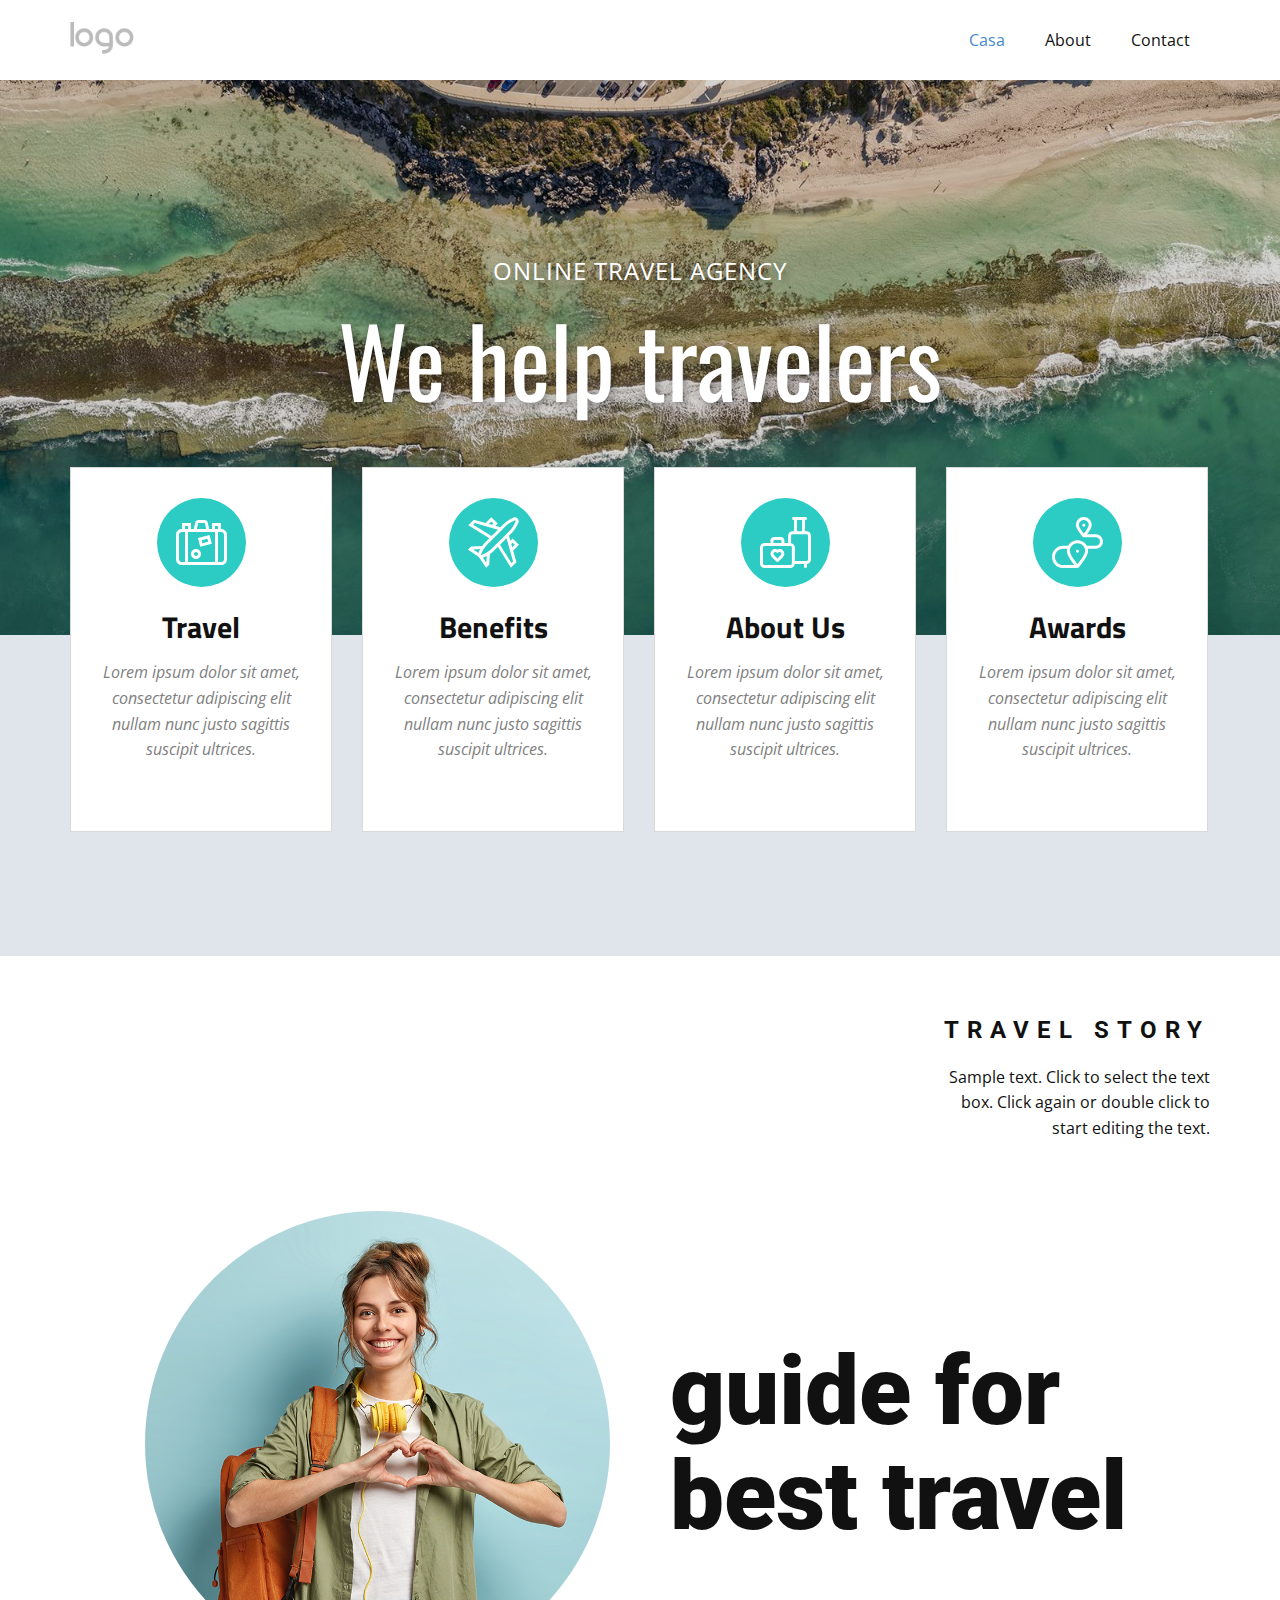
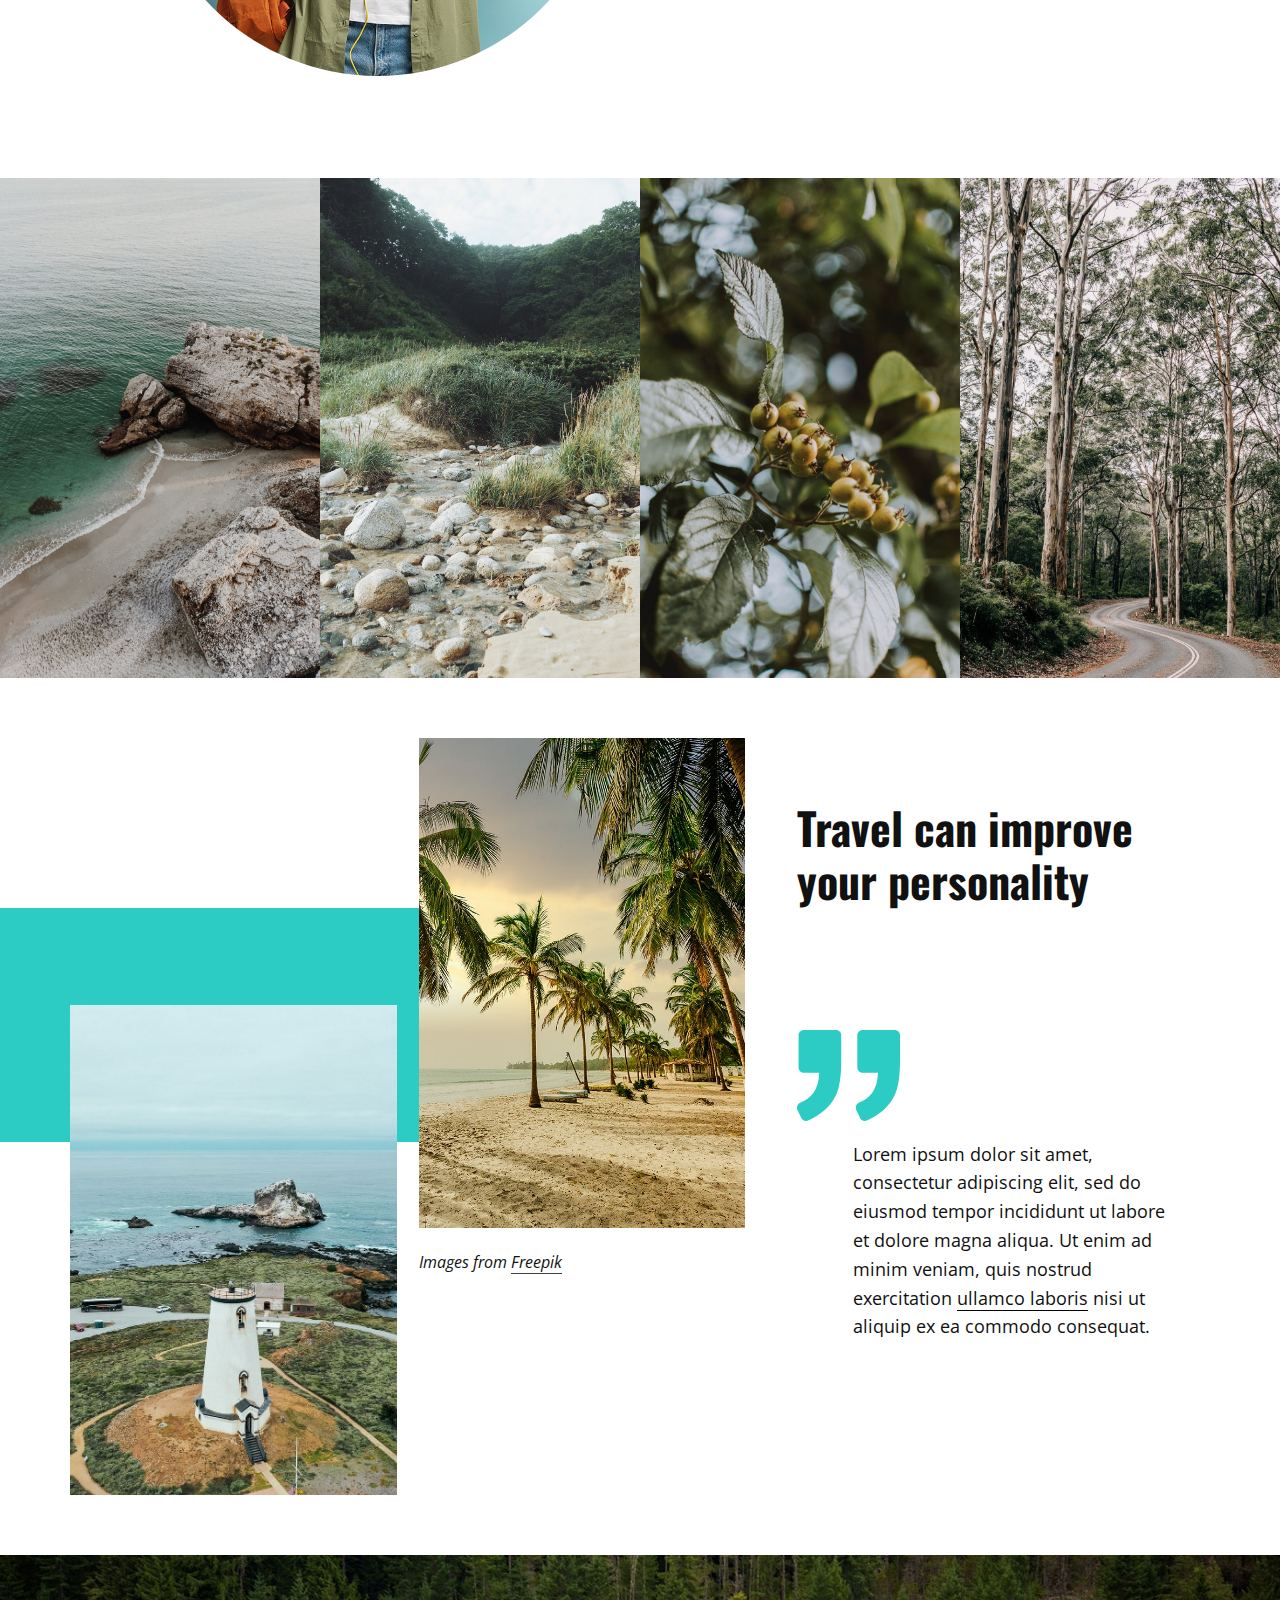
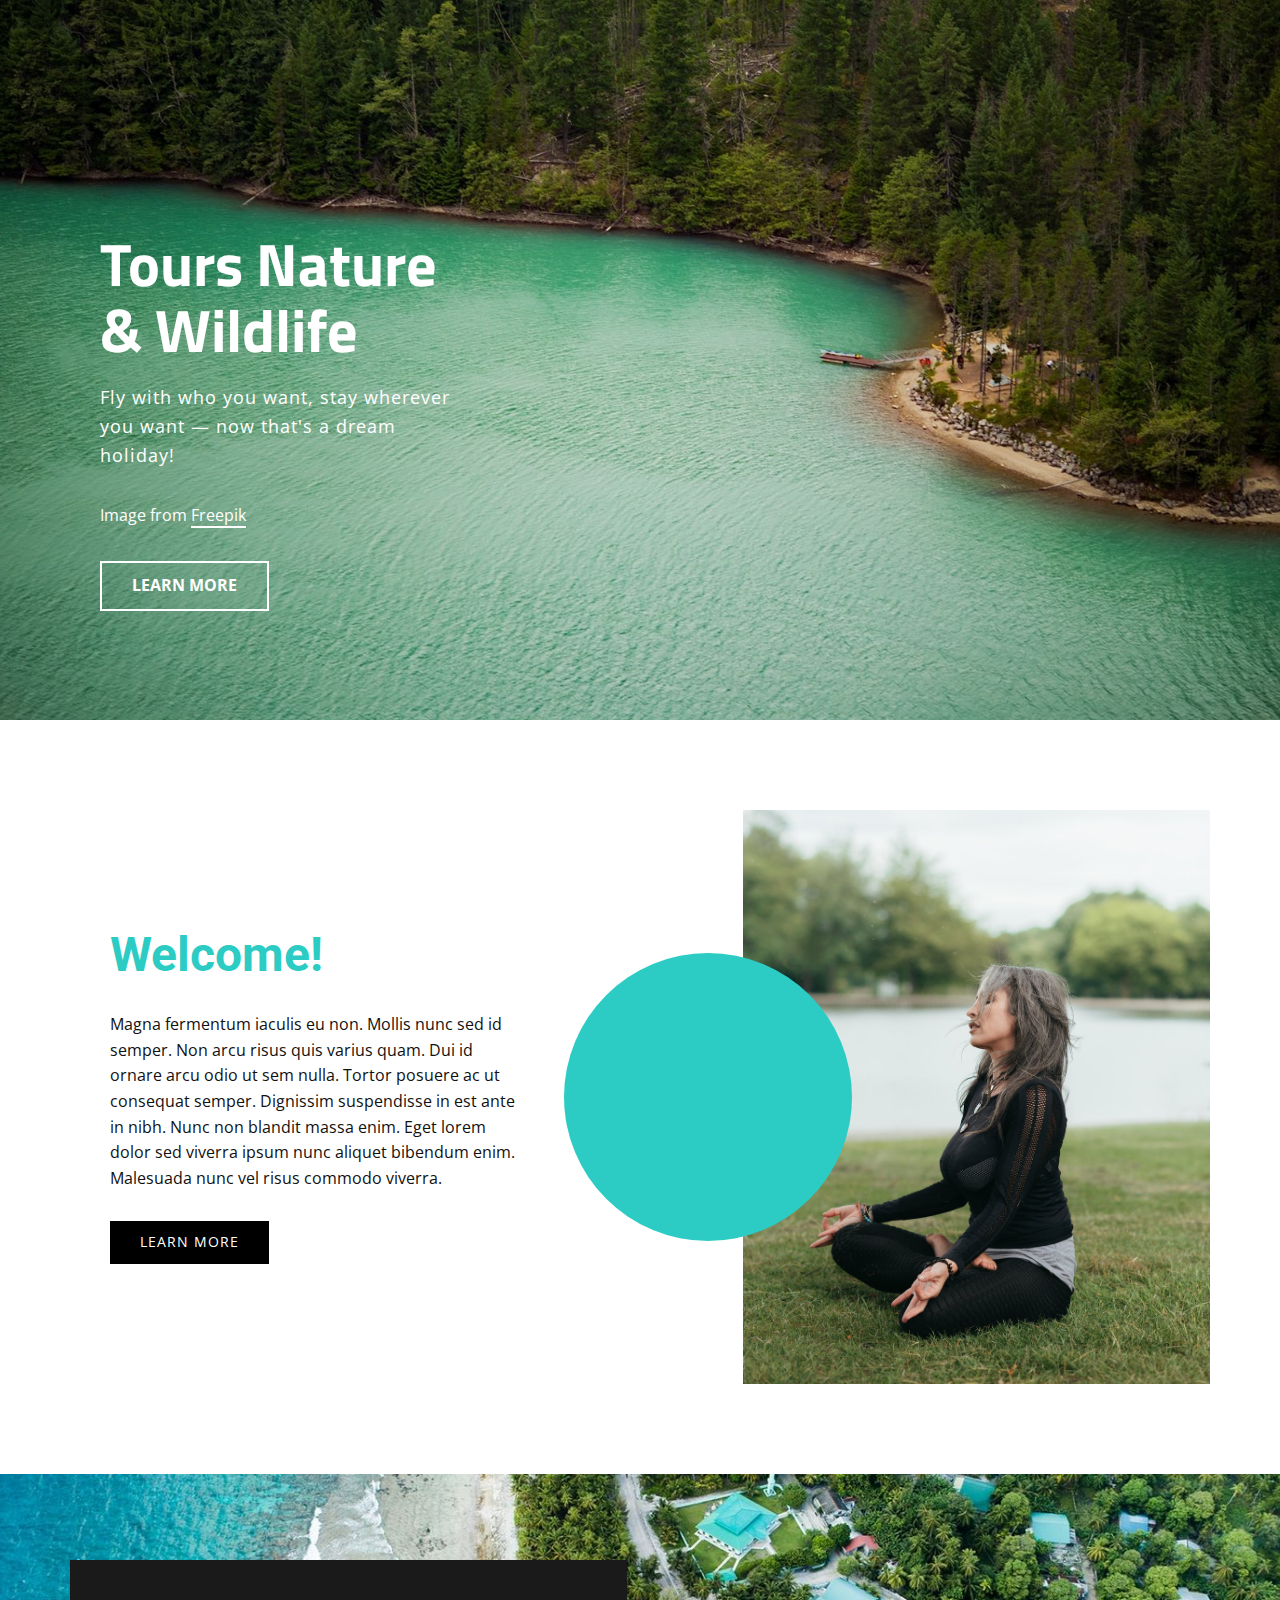
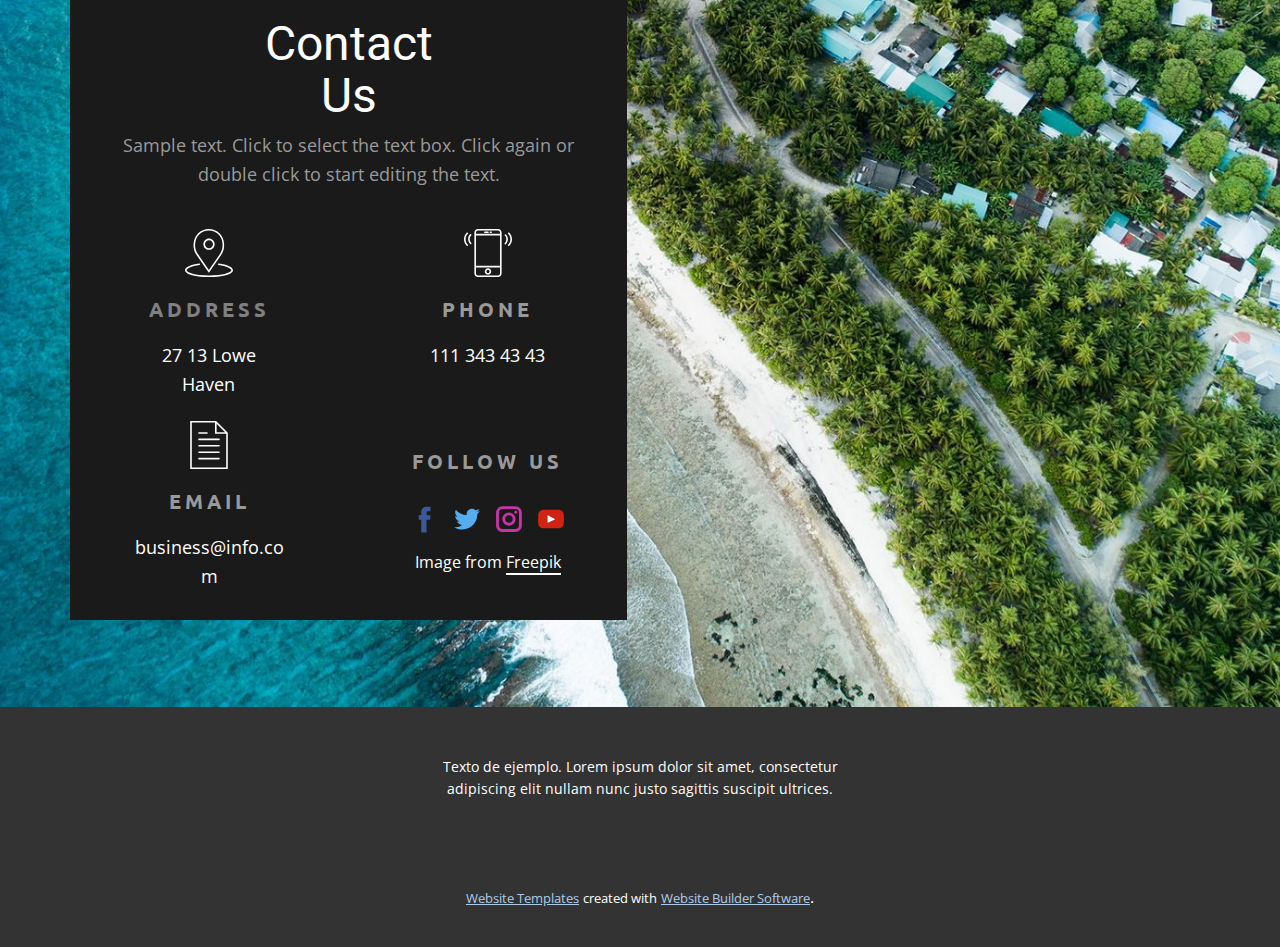
<file: index.html>
<!DOCTYPE html>
<html style="font-size: 16px;">
  <head>
    <meta name="viewport" content="width=device-width, initial-scale=1.0">
    <meta charset="utf-8">
    <meta name="keywords" content="We help travelers, guide for best travel, Tours Nature &amp; Wildlife, Welcome!, Contact Us">
    <meta name="description" content="">
    <meta name="page_type" content="np-template-header-footer-from-plugin">
    <title>Casa</title>
    <link rel="stylesheet" href="nicepage.css" media="screen">
<link rel="stylesheet" href="Casa.css" media="screen">
    <script class="u-script" type="text/javascript" src="jquery.js" defer=""></script>
    <script class="u-script" type="text/javascript" src="nicepage.js" defer=""></script>
    <meta name="generator" content="Nicepage 3.8.0, nicepage.com">
    <link id="u-theme-google-font" rel="stylesheet" href="https://fonts.googleapis.com/css?family=Roboto:100,100i,300,300i,400,400i,500,500i,700,700i,900,900i|Open+Sans:300,300i,400,400i,600,600i,700,700i,800,800i">
    <link id="u-page-google-font" rel="stylesheet" href="https://fonts.googleapis.com/css?family=Open+Sans:300,300i,400,400i,600,600i,700,700i,800,800i|Oswald:200,300,400,500,600,700|Titillium+Web:200,200i,300,300i,400,400i,600,600i,700,700i,900|Ubuntu:300,300i,400,400i,500,500i,700,700i">
    
    
    
    
    
    
    
    
    <script type="application/ld+json">{
		"@context": "http://schema.org",
		"@type": "Organization",
		"name": "",
		"url": "index.html",
		"logo": "images/default-logo.png"
}</script>
    <meta property="og:title" content="Casa">
    <meta property="og:type" content="website">
    <meta name="theme-color" content="#478ac9">
    <link rel="canonical" href="index.html">
    <meta property="og:url" content="index.html">
  </head>
  <body data-home-page="Casa.html" data-home-page-title="Casa" class="u-body"><header class="u-clearfix u-header u-header" id="sec-1f94"><div class="u-clearfix u-sheet u-valign-middle u-sheet-1">
        <a href="https://nicepage.com" class="u-image u-logo u-image-1">
          <img src="images/default-logo.png" class="u-logo-image u-logo-image-1">
        </a>
        <nav class="u-menu u-menu-dropdown u-offcanvas u-menu-1">
          <div class="menu-collapse" style="font-size: 1rem; letter-spacing: 0px;">
            <a class="u-button-style u-custom-left-right-menu-spacing u-custom-padding-bottom u-custom-top-bottom-menu-spacing u-nav-link u-text-active-palette-1-base u-text-hover-palette-2-base" href="#">
              <svg><use xmlns:xlink="http://www.w3.org/1999/xlink" xlink:href="#menu-hamburger"></use></svg>
              <svg version="1.1" xmlns="http://www.w3.org/2000/svg" xmlns:xlink="http://www.w3.org/1999/xlink"><defs><symbol id="menu-hamburger" viewBox="0 0 16 16" style="width: 16px; height: 16px;"><rect y="1" width="16" height="2"></rect><rect y="7" width="16" height="2"></rect><rect y="13" width="16" height="2"></rect>
</symbol>
</defs></svg>
            </a>
          </div>
          <div class="u-nav-container">
            <ul class="u-nav u-unstyled u-nav-1"><li class="u-nav-item"><a class="u-button-style u-nav-link u-text-active-palette-1-base u-text-hover-palette-2-base" href="Casa.html" style="padding: 10px 20px;">Casa</a>
</li><li class="u-nav-item"><a class="u-button-style u-nav-link u-text-active-palette-1-base u-text-hover-palette-2-base" href="About.html" style="padding: 10px 20px;">About</a>
</li><li class="u-nav-item"><a class="u-button-style u-nav-link u-text-active-palette-1-base u-text-hover-palette-2-base" href="Contact.html" style="padding: 10px 20px;">Contact</a>
</li></ul>
          </div>
          <div class="u-nav-container-collapse">
            <div class="u-black u-container-style u-inner-container-layout u-opacity u-opacity-95 u-sidenav">
              <div class="u-sidenav-overflow">
                <div class="u-menu-close"></div>
                <ul class="u-align-center u-nav u-popupmenu-items u-unstyled u-nav-2"><li class="u-nav-item"><a class="u-button-style u-nav-link" href="Casa.html">Casa</a>
</li><li class="u-nav-item"><a class="u-button-style u-nav-link" href="About.html">About</a>
</li><li class="u-nav-item"><a class="u-button-style u-nav-link" href="Contact.html">Contact</a>
</li></ul>
              </div>
            </div>
            <div class="u-black u-menu-overlay u-opacity u-opacity-70"></div>
          </div>
        </nav>
      </div></header>
    <section class="u-align-left u-clearfix u-palette-5-light-2 u-typography-Normal--Introduction u-section-1" src="" id="carousel_e984">
      <img class="u-expanded-width u-image u-image-1" src="images/gggggg-min.jpg">
      <h5 class="u-align-center u-custom-font u-font-open-sans u-text u-text-body-alt-color u-text-1">Online Travel Agency </h5>
      <h1 class="u-align-center u-custom-font u-font-oswald u-text u-text-body-alt-color u-text-2">We help travelers</h1>
      <div class="u-list u-repeater u-list-1">
        <div class="u-align-center u-border-1 u-border-grey-15 u-container-style u-list-item u-repeater-item u-white u-list-item-1">
          <div class="u-container-layout u-similar-container u-valign-top u-container-layout-1"><span class="u-align-center u-icon u-icon-circle u-palette-4-dark-1 u-spacing-19 u-icon-1"><svg class="u-svg-link" preserveAspectRatio="xMidYMin slice" viewBox="0 0 510 510" style=""><use xmlns:xlink="http://www.w3.org/1999/xlink" xlink:href="#svg-41d4"></use></svg><svg xmlns="http://www.w3.org/2000/svg" xmlns:xlink="http://www.w3.org/1999/xlink" version="1.1" xml:space="preserve" class="u-svg-content" viewBox="0 0 510 510" id="svg-41d4"><g><path d="m451.483 120h-1.483v-60h-90v60h-27.968l-14.062-63.274c-3.494-15.736-17.195-26.726-33.314-26.726h-59.312c-16.119 0-29.819 10.99-33.314 26.725l-14.062 63.275h-27.968v-60h-90v60h-1.483c-32.267 0-58.517 26.25-58.517 58.517v242.967c0 32.266 26.25 58.516 58.517 58.516h392.967c32.266 0 58.516-26.25 58.516-58.517v-242.966c0-32.267-26.25-58.517-58.517-58.517zm-61.483 30v300h-270v-300zm0-60h30v30h-30zm-168.686-26.769c.423-1.902 2.08-3.231 4.029-3.231h59.312c1.949 0 3.606 1.329 4.029 3.232l12.617 56.768h-92.602zm-131.314 26.769h30v30h-30zm-60 331.483v-242.966c0-15.724 12.793-28.517 28.517-28.517h31.483v300h-31.483c-15.724 0-28.517-12.793-28.517-28.517zm450 0c0 15.724-12.793 28.517-28.517 28.517h-31.483v-300h31.483c15.724 0 28.517 12.793 28.517 28.517z"></path><path d="m358.276 268.252-22.519-87.137-116.183 30.023 22.517 87.137zm-44.057-50.586 7.506 29.047-58.093 15.012-7.506-29.047z"></path><path d="m200 420c27.57 0 50-22.43 50-50s-22.43-50-50-50-50 22.43-50 50 22.43 50 50 50zm0-70c11.028 0 20 8.972 20 20s-8.972 20-20 20-20-8.972-20-20 8.972-20 20-20z"></path>
</g></svg></span>
            <h3 class="u-custom-font u-font-titillium-Web u-text u-text-3">Travel</h3>
            <p class="u-text u-text-grey-50 u-text-4">Lorem ipsum dolor sit amet, consectetur adipiscing elit nullam nunc justo sagittis suscipit ultrices.</p>
          </div>
        </div>
        <div class="u-align-center u-border-1 u-border-grey-15 u-container-style u-list-item u-repeater-item u-video-cover u-white">
          <div class="u-container-layout u-similar-container u-valign-top u-container-layout-2"><span class="u-align-center u-icon u-icon-circle u-palette-4-dark-1 u-spacing-19 u-icon-2"><svg class="u-svg-link" preserveAspectRatio="xMidYMin slice" viewBox="0 0 507.975 507.975" style=""><use xmlns:xlink="http://www.w3.org/1999/xlink" xlink:href="#svg-ff72"></use></svg><svg xmlns="http://www.w3.org/2000/svg" xmlns:xlink="http://www.w3.org/1999/xlink" version="1.1" xml:space="preserve" class="u-svg-content" viewBox="0 0 507.975 507.975" id="svg-ff72"><g><path d="m449.95 335.376 58.025-58.025-63.639-63.639-22.275 22.275-13.945-49.697 32.621-32.621c29.754-29.753 47.194-64.979 61.609-98.615 5.594-13.053 2.72-27.976-7.319-38.014l-3.537-3.537c-10.041-10.041-24.961-12.913-38.016-7.321l-3.454 1.481c-38.297 16.412-70.043 37.062-94.358 61.377l-32.402 32.402-49.719-13.921 22.302-22.302-63.64-63.64-58.099 58.1-116.009-32.482-55.002 55 209.489 129.924-44.079 44.08c-9.673 9.673-18.482 20.037-26.702 31.497l-110.708 6.918-31.093 31.091 98.839 65.892 15.581 15.58 65.892 98.839 31.092-31.089 6.564-105.028c12.284-8.216 24.203-17.664 35.387-28.848l44.082-44.083 129.988 209.424 55.062-55.063zm-5.614-79.238 21.213 21.213-24.896 24.896-9.296-33.13zm-212.133-212.133 21.214 21.214-13.021 13.021-33.146-9.281zm-181.136 32.645 15.834-15.834 232.019 64.966-64.551 64.552zm71.204 242.326c-5.521 10.111-10.843 21.02-16.073 32.907l-2.661 6.793-52.84-35.227zm60.299 136.346-33.375-50.061 6.875-2.69.575-.239c9.956-4.381 20.06-9.038 30.124-14.215zm49.572-135.482c-25.812 25.811-57.195 41.651-87.293 54.907l-14.688 5.747-2.126-2.127 5.747-14.687c16.531-37.51 33.788-64.124 55.933-86.268l187.159-187.16c21.604-21.604 50.19-40.113 84.964-55.016l3.453-1.48c1.714-.733 3.671-.357 4.984.958l3.538 3.538c1.316 1.316 1.692 3.272.959 4.984-15.293 35.684-30.541 64.512-55.248 89.219zm200.82 138.59-113.739-183.246 64.562-64.562 65.074 231.911z"></path>
</g></svg></span>
            <h3 class="u-custom-font u-font-titillium-Web u-text u-text-5">Benefits</h3>
            <p class="u-text u-text-grey-50 u-text-6">Lorem ipsum dolor sit amet, consectetur adipiscing elit nullam nunc justo sagittis suscipit ultrices.</p>
          </div>
        </div>
        <div class="u-align-center u-border-1 u-border-grey-15 u-container-style u-list-item u-repeater-item u-video-cover u-white">
          <div class="u-container-layout u-similar-container u-valign-top u-container-layout-3"><span class="u-align-center u-icon u-icon-circle u-palette-4-dark-1 u-spacing-19 u-icon-3"><svg class="u-svg-link" preserveAspectRatio="xMidYMin slice" viewBox="0 0 512 512" style=""><use xmlns:xlink="http://www.w3.org/1999/xlink" xlink:href="#svg-9d27"></use></svg><svg xmlns="http://www.w3.org/2000/svg" xmlns:xlink="http://www.w3.org/1999/xlink" version="1.1" xml:space="preserve" class="u-svg-content" viewBox="0 0 512 512" id="svg-9d27"><g><path d="m175.01 327.204c-17.911-9.185-40.329-6.176-55.206 8.688-8.969 8.962-13.908 20.881-13.908 33.563s4.939 24.601 13.904 33.558l44.594 44.594c2.928 2.928 6.767 4.393 10.606 4.393s7.678-1.465 10.606-4.394l44.59-44.589c8.969-8.962 13.908-20.881 13.908-33.562 0-12.683-4.939-24.602-13.918-33.572-14.867-14.829-37.277-17.836-55.176-8.679zm33.977 54.596-33.987 33.987-33.991-33.992c-3.297-3.294-5.113-7.677-5.113-12.34 0-4.664 1.816-9.047 5.112-12.341 3.407-3.403 7.886-5.12 12.369-5.12 4.15 0 8.305 1.471 11.616 4.437 5.693 5.096 14.308 5.102 20.003.009 6.896-6.163 17.441-5.863 23.995.675 3.297 3.294 5.113 7.677 5.113 12.341 0 4.662-1.816 9.045-5.117 12.344z"></path><path d="m467 142h-15v-112h5c8.284 0 15-6.716 15-15s-6.716-15-15-15h-20-80-20c-8.284 0-15 6.716-15 15s6.716 15 15 15h5v112h-15c-24.813 0-45 20.187-45 45v75h-37v-25c0-19.299-15.701-35-35-35h-70c-19.299 0-35 15.701-35 35v25h-60c-24.813 0-45 20.187-45 45v160c0 24.813 20.187 45 45 45h260c23.123 0 42.219-17.532 44.716-40h92.284v25c0 8.284 6.716 15 15 15s15-6.716 15-15v-25.284c22.468-2.496 40-21.593 40-44.716v-240c0-24.813-20.187-45-45-45zm-95-112h50v112h-50zm-237 207c0-2.757 2.243-5 5-5h70c2.757 0 5 2.243 5 5v25h-80zm185 230c0 8.271-6.729 15-15 15h-260c-8.271 0-15-6.729-15-15v-160c0-8.271 6.729-15 15-15h260c8.271 0 15 6.729 15 15zm162-40c0 8.271-6.729 15-15 15h-117v-135c0-22.433-16.5-41.08-38-44.453v-75.547c0-8.271 6.729-15 15-15h140c8.271 0 15 6.729 15 15z"></path>
</g></svg></span>
            <h3 class="u-custom-font u-font-titillium-Web u-text u-text-7">About Us</h3>
            <p class="u-text u-text-grey-50 u-text-8">Lorem ipsum dolor sit amet, consectetur adipiscing elit nullam nunc justo sagittis suscipit ultrices.</p>
          </div>
        </div>
        <div class="u-align-center u-border-1 u-border-grey-15 u-container-style u-list-item u-repeater-item u-video-cover u-white">
          <div class="u-container-layout u-similar-container u-valign-top u-container-layout-4"><span class="u-align-center u-icon u-icon-circle u-palette-4-dark-1 u-spacing-19 u-icon-4"><svg class="u-svg-link" preserveAspectRatio="xMidYMin slice" viewBox="0 0 512 512" style=""><use xmlns:xlink="http://www.w3.org/1999/xlink" xlink:href="#svg-3372"></use></svg><svg xmlns="http://www.w3.org/2000/svg" xmlns:xlink="http://www.w3.org/1999/xlink" version="1.1" xml:space="preserve" class="u-svg-content" viewBox="0 0 512 512" id="svg-3372"><g><path d="m319.426 97.213c7.846 0 15.363-6.899 15-15-.364-8.127-6.591-15-15-15-7.846 0-15.363 6.899-15 15 .364 8.127 6.59 15 15 15z"></path><g><path d="m439.238 174.142h-88.468c6.095-7.987 12.913-17.335 19.399-27.116 19.277-29.065 28.647-51.188 28.647-67.634.001-43.777-35.614-79.392-79.39-79.392s-79.392 35.615-79.392 79.392c0 18.138 11.418 43.264 34.908 76.814 16.357 23.363 32.478 41.987 33.155 42.769 2.849 3.282 6.981 5.167 11.328 5.167h119.813c23.579 0 42.762 19.183 42.762 42.761 0 23.579-19.183 42.762-42.762 42.762h-89.862c-18.143-32.994-53.243-55.406-93.482-55.406-40.241 0-75.345 22.41-93.487 55.407-.037 0-.074 0-.112 0h-51.128c-61.297-.001-111.167 49.868-111.167 111.167 0 61.297 49.87 111.167 111.167 111.167h144.727c4.347 0 8.479-1.885 11.328-5.167.956-1.102 23.679-27.354 46.763-60.325 32.646-46.627 48.516-81.184 48.516-105.643 0-7.257-.732-14.346-2.12-21.2h78.857c40.121 0 72.762-32.641 72.762-72.762s-32.641-72.761-72.762-72.761zm-119.84-8.505c-23.316-29.202-49.364-68.577-49.364-86.246 0-27.235 22.157-49.392 49.392-49.392s49.392 22.157 49.392 49.392c-.001 15.088-19.517 48.91-49.42 86.246zm-208.231 316.363c-44.755 0-81.167-36.412-81.167-81.168s36.412-81.167 81.167-81.167h40.238c-1.389 6.854-2.117 13.941-2.117 21.2 0 24.452 15.641 58.74 47.815 104.823 9.603 13.754 19.141 26.31 27.031 36.313h-112.967zm144.75-8.335c-8.514-10.442-21.403-26.8-34.216-45.151-36.903-52.855-42.413-77.603-42.413-87.649 0-42.241 34.365-76.606 76.606-76.606s76.606 34.365 76.606 76.606c.001 29.281-43.145 91.868-76.583 132.8z"></path><path d="m255.895 329.878c-7.846 0-15.363 6.899-15 15 .364 8.127 6.591 15 15 15 7.846 0 15.363-6.899 15-15-.364-8.127-6.591-15-15-15z"></path>
</g>
</g></svg></span>
            <h3 class="u-custom-font u-font-titillium-Web u-text u-text-9">Awards</h3>
            <p class="u-text u-text-grey-50 u-text-10">Lorem ipsum dolor sit amet, consectetur adipiscing elit nullam nunc justo sagittis suscipit ultrices.</p>
          </div>
        </div>
      </div>
    </section>
    <section class="u-align-right u-clearfix u-section-2" id="carousel_ee89">
      <div class="u-clearfix u-sheet u-sheet-1">
        <h4 class="u-text u-text-1">travel story</h4>
        <p class="u-text u-text-2">Sample text. Click to select the text box. Click again or double click to start editing the text.</p>
        <div class="u-clearfix u-expanded-width u-layout-wrap u-layout-wrap-1">
          <div class="u-layout">
            <div class="u-layout-row">
              <div class="u-align-center-sm u-align-center-xs u-container-style u-layout-cell u-left-cell u-shape-rectangle u-size-30 u-layout-cell-1">
                <div class="u-container-layout u-valign-middle u-container-layout-1">
                  <div class="u-expand-resize u-image u-image-circle u-image-1" data-image-width="800" data-image-height="800"></div>
                </div>
              </div>
              <div class="u-align-left u-container-style u-layout-cell u-right-cell u-size-30 u-layout-cell-2">
                <div class="u-container-layout u-valign-middle-md u-valign-middle-sm u-valign-top-xs u-container-layout-2">
                  <h1 class="u-text u-text-3">guide for best travel</h1>
                </div>
              </div>
            </div>
          </div>
        </div>
      </div>
    </section>
    <section class="u-clearfix u-section-3" id="carousel_ed88">
      <div class="u-expanded-width u-gallery u-layout-grid u-lightbox u-no-transition u-show-text-on-hover u-gallery-1">
        <div class="u-gallery-inner u-gallery-inner-1">
          <div class="u-effect-fade u-gallery-item">
            <div class="u-back-slide">
              <img class="u-back-image u-expanded" src="images/pexels-photo-4614972.jpeg">
            </div>
            <div class="u-over-slide u-shading u-over-slide-1">
              <h3 class="u-gallery-heading"></h3>
              <p class="u-gallery-text"></p>
            </div>
          </div>
          <div class="u-effect-fade u-gallery-item">
            <div class="u-back-slide">
              <img class="u-back-image u-expanded" src="images/pexels-nadezhda-moryak-5595476.jpg">
            </div>
            <div class="u-over-slide u-shading u-over-slide-2">
              <h3 class="u-gallery-heading"></h3>
              <p class="u-gallery-text"></p>
            </div>
          </div>
          <div class="u-effect-fade u-gallery-item">
            <div class="u-back-slide">
              <img class="u-back-image u-expanded" src="images/pexels-photo-3016317.jpeg">
            </div>
            <div class="u-over-slide u-shading u-over-slide-3">
              <h3 class="u-gallery-heading"></h3>
              <p class="u-gallery-text"></p>
            </div>
          </div>
          <div class="u-effect-fade u-gallery-item">
            <div class="u-back-slide">
              <img class="u-back-image u-expanded" src="images/pexels-photo-4857738.jpeg">
            </div>
            <div class="u-over-slide u-shading u-over-slide-4">
              <h3 class="u-gallery-heading"></h3>
              <p class="u-gallery-text"></p>
            </div>
          </div>
        </div>
      </div>
    </section>
    <section class="u-clearfix u-valign-middle-sm u-section-4" id="carousel_9579">
      <div class="u-palette-4-dark-1 u-shape u-shape-rectangle u-shape-1"></div>
      <div class="u-clearfix u-gutter-22 u-layout-wrap u-layout-wrap-1">
        <div class="u-layout">
          <div class="u-layout-row">
            <div class="u-size-18 u-size-60-md">
              <div class="u-layout-col">
                <div class="u-container-style u-hidden-md u-hidden-sm u-hidden-xs u-layout-cell u-size-20 u-layout-cell-1">
                  <div class="u-container-layout u-container-layout-1"></div>
                </div>
                <div class="u-container-style u-image u-layout-cell u-size-40 u-image-1" data-image-width="1980" data-image-height="1320">
                  <div class="u-container-layout u-container-layout-2"></div>
                </div>
              </div>
            </div>
            <div class="u-size-18 u-size-30-md">
              <div class="u-layout-col">
                <div class="u-container-style u-image u-layout-cell u-size-40 u-image-2">
                  <div class="u-container-layout u-container-layout-3"></div>
                </div>
                <div class="u-container-style u-layout-cell u-size-20 u-layout-cell-4">
                  <div class="u-container-layout u-valign-top u-container-layout-4">
                    <p class="u-align-left u-text u-text-1">Images from <a href="https://www.freepik.com/free-photos-vectors/background" class="u-active-none u-border-1 u-border-grey-75 u-btn u-button-link u-button-style u-hover-none u-none u-text-body-color u-btn-1">Freepik</a>
                    </p>
                  </div>
                </div>
              </div>
            </div>
            <div class="u-size-24 u-size-30-md">
              <div class="u-layout-col">
                <div class="u-container-style u-layout-cell u-size-20 u-layout-cell-5">
                  <div class="u-container-layout u-valign-middle u-container-layout-5">
                    <h3 class="u-custom-font u-font-oswald u-text u-text-2">Travel can improve your personality</h3>
                  </div>
                </div>
                <div class="u-container-style u-layout-cell u-size-40 u-layout-cell-6">
                  <div class="u-container-layout u-container-layout-6"><span class="u-icon u-icon-circle u-text-palette-4-dark-1 u-icon-1"><svg class="u-svg-link" preserveAspectRatio="xMidYMin slice" viewBox="0 0 975.036 975.036" style=""><use xmlns:xlink="http://www.w3.org/1999/xlink" xlink:href="#svg-1298"></use></svg><svg xmlns="http://www.w3.org/2000/svg" xmlns:xlink="http://www.w3.org/1999/xlink" version="1.1" xml:space="preserve" class="u-svg-content" viewBox="0 0 975.036 975.036" x="0px" y="0px" id="svg-1298" style="enable-background:new 0 0 975.036 975.036;"><g><path d="M925.036,57.197h-304c-27.6,0-50,22.4-50,50v304c0,27.601,22.4,50,50,50h145.5c-1.9,79.601-20.4,143.3-55.4,191.2   c-27.6,37.8-69.399,69.1-125.3,93.8c-25.7,11.3-36.8,41.7-24.8,67.101l36,76c11.6,24.399,40.3,35.1,65.1,24.399   c66.2-28.6,122.101-64.8,167.7-108.8c55.601-53.7,93.7-114.3,114.3-181.9c20.601-67.6,30.9-159.8,30.9-276.8v-239   C975.036,79.598,952.635,57.197,925.036,57.197z"></path><path d="M106.036,913.497c65.4-28.5,121-64.699,166.9-108.6c56.1-53.7,94.4-114.1,115-181.2c20.6-67.1,30.899-159.6,30.899-277.5   v-239c0-27.6-22.399-50-50-50h-304c-27.6,0-50,22.4-50,50v304c0,27.601,22.4,50,50,50h145.5c-1.9,79.601-20.4,143.3-55.4,191.2   c-27.6,37.8-69.4,69.1-125.3,93.8c-25.7,11.3-36.8,41.7-24.8,67.101l35.9,75.8C52.336,913.497,81.236,924.298,106.036,913.497z"></path>
</g></svg></span>
                    <p class="u-text u-text-3">Lorem ipsum dolor sit amet, consectetur adipiscing elit, sed do eiusmod 
tempor incididunt ut labore et dolore magna aliqua. Ut enim ad minim 
veniam, quis nostrud exercitation <a href="https://www.nicepage.com/wordpress-themes" class="u-border-1 u-border-black u-border-hover-palette-4-dark-1 u-btn u-button-link u-button-style u-none u-text-body-color u-btn-2">ullamco laboris</a> nisi ut aliquip ex ea 
commodo consequat.&nbsp;
                    </p>
                  </div>
                </div>
              </div>
            </div>
          </div>
        </div>
      </div>
    </section>
    <section class="u-align-left u-clearfix u-image u-shading u-section-5" id="carousel_4c4b">
      <div class="u-clearfix u-sheet u-sheet-1">
        <div class="u-align-left u-container-style u-group u-shape-rectangle u-group-1">
          <div class="u-container-layout u-valign-middle u-container-layout-1">
            <h1 class="u-custom-font u-font-titillium-Web u-text u-text-body-alt-color u-title u-text-1">Tours Nature &amp; Wildlife<br>
            </h1>
            <p class="u-large-text u-text u-text-body-alt-color u-text-variant u-text-2">Fly with who you want, stay wherever you want — now that's a dream holiday!</p>
            <p class="u-text u-text-body-alt-color u-text-3">Image from <a href="https://www.freepik.com/photos/tree" class="u-border-2 u-border-white u-btn u-button-link u-button-style u-none u-text-body-alt-color u-btn-1">Freepik</a>
            </p>
            <a href="#" class="u-active-white u-border-2 u-border-white u-btn u-button-style u-hover-white u-none u-text-active-palette-4-dark-1 u-text-body-alt-color u-text-hover-palette-4-dark-1 u-btn-2">learn more</a>
          </div>
        </div>
      </div>
    </section>
    <section class="u-clearfix u-white u-section-6" id="carousel_100f">
      <div class="u-clearfix u-sheet u-valign-middle u-sheet-1">
        <div class="u-clearfix u-expanded-width u-layout-wrap u-layout-wrap-1">
          <div class="u-layout">
            <div class="u-layout-row">
              <div class="u-align-left u-container-style u-layout-cell u-right-cell u-size-26 u-layout-cell-1">
                <div class="u-container-layout u-valign-middle u-container-layout-1">
                  <h1 class="u-text u-text-palette-4-dark-1 u-text-1">Welcome!</h1>
                  <p class="u-text u-text-2">Magna fermentum iaculis eu non. Mollis nunc sed id semper. Non arcu risus quis varius quam. Dui id ornare arcu odio ut sem nulla. Tortor posuere ac ut consequat semper. Dignissim suspendisse in est ante in nibh. Nunc non blandit massa enim. Eget lorem dolor sed viverra ipsum nunc aliquet bibendum enim. Malesuada nunc vel risus commodo viverra. </p>
                  <a href="#" class="u-black u-btn u-button-style u-btn-1">learn more</a>
                </div>
              </div>
              <div class="u-container-style u-layout-cell u-left-cell u-size-34 u-layout-cell-2">
                <div class="u-container-layout u-container-layout-2">
                  <img src="images/pexels-photo-4793361.jpeg" alt="" class="u-image u-image-default u-image-1">
                  <div class="u-palette-4-dark-1 u-shape u-shape-circle u-shape-1"></div>
                </div>
              </div>
            </div>
          </div>
        </div>
      </div>
    </section>
    <section class="u-align-center u-clearfix u-image u-section-7" id="carousel_bb19">
      <div class="u-clearfix u-sheet u-valign-middle-lg u-valign-middle-md u-valign-middle-sm u-valign-middle-xl u-sheet-1">
        <div class="u-clearfix u-expanded-width-xs u-layout-wrap u-layout-wrap-1">
          <div class="u-gutter-0 u-layout">
            <div class="u-layout-col">
              <div class="u-size-30 u-size-60-md">
                <div class="u-layout-row">
                  <div class="u-align-center u-container-style u-grey-90 u-layout-cell u-size-60 u-layout-cell-1">
                    <div class="u-container-layout u-container-layout-1">
                      <h2 class="u-text u-text-1">Contact Us</h2>
                      <p class="u-text u-text-grey-40 u-text-2">Sample text. Click to select the text box. Click again or double click to start editing the text.</p>
                    </div>
                  </div>
                </div>
              </div>
              <div class="u-size-15 u-size-30-md">
                <div class="u-layout-row">
                  <div class="u-align-center u-container-style u-grey-90 u-layout-cell u-size-30 u-layout-cell-2">
                    <div class="u-container-layout u-valign-top u-container-layout-2"><span class="u-icon u-icon-circle u-icon-1"><svg class="u-svg-link" preserveAspectRatio="xMidYMin slice" viewBox="0 0 60 60" style=""><use xmlns:xlink="http://www.w3.org/1999/xlink" xlink:href="#svg-b90b"></use></svg><svg xmlns="http://www.w3.org/2000/svg" xmlns:xlink="http://www.w3.org/1999/xlink" version="1.1" xml:space="preserve" class="u-svg-content" viewBox="0 0 60 60" x="0px" y="0px" id="svg-b90b" style="enable-background:new 0 0 60 60;"><g><path d="M30,26c3.86,0,7-3.141,7-7s-3.14-7-7-7s-7,3.141-7,7S26.14,26,30,26z M30,14c2.757,0,5,2.243,5,5s-2.243,5-5,5
		s-5-2.243-5-5S27.243,14,30,14z"></path><path d="M29.823,54.757L45.164,32.6c5.754-7.671,4.922-20.28-1.781-26.982C39.761,1.995,34.945,0,29.823,0
		s-9.938,1.995-13.56,5.617c-6.703,6.702-7.535,19.311-1.804,26.952L29.823,54.757z M17.677,7.031C20.922,3.787,25.235,2,29.823,2
		s8.901,1.787,12.146,5.031c6.05,6.049,6.795,17.437,1.573,24.399L29.823,51.243L16.082,31.4
		C10.882,24.468,11.628,13.08,17.677,7.031z"></path><path d="M42.117,43.007c-0.55-0.067-1.046,0.327-1.11,0.876s0.328,1.046,0.876,1.11C52.399,46.231,58,49.567,58,51.5
		c0,2.714-10.652,6.5-28,6.5S2,54.214,2,51.5c0-1.933,5.601-5.269,16.117-6.507c0.548-0.064,0.94-0.562,0.876-1.11
		c-0.065-0.549-0.561-0.945-1.11-0.876C7.354,44.247,0,47.739,0,51.5C0,55.724,10.305,60,30,60s30-4.276,30-8.5
		C60,47.739,52.646,44.247,42.117,43.007z"></path>
</g></svg></span>
                      <h5 class="u-custom-font u-font-ubuntu u-text u-text-grey-50 u-text-3">Address</h5>
                      <p class="u-text u-text-4">27 13 Lowe Haven</p>
                    </div>
                  </div>
                  <div class="u-align-center u-container-style u-grey-90 u-layout-cell u-size-30 u-layout-cell-3">
                    <div class="u-container-layout u-valign-top u-container-layout-3"><span class="u-icon u-icon-circle u-icon-2"><svg class="u-svg-link" preserveAspectRatio="xMidYMin slice" viewBox="0 0 60 60" style=""><use xmlns:xlink="http://www.w3.org/1999/xlink" xlink:href="#svg-25fe"></use></svg><svg xmlns="http://www.w3.org/2000/svg" xmlns:xlink="http://www.w3.org/1999/xlink" version="1.1" xml:space="preserve" class="u-svg-content" viewBox="0 0 60 60" x="0px" y="0px" id="svg-25fe" style="enable-background:new 0 0 60 60;"><g><path d="M42.595,0H17.405C14.977,0,13,1.977,13,4.405v51.189C13,58.023,14.977,60,17.405,60h25.189C45.023,60,47,58.023,47,55.595
		V4.405C47,1.977,45.023,0,42.595,0z M15,8h30v38H15V8z M17.405,2h25.189C43.921,2,45,3.079,45,4.405V6H15V4.405
		C15,3.079,16.079,2,17.405,2z M42.595,58H17.405C16.079,58,15,56.921,15,55.595V48h30v7.595C45,56.921,43.921,58,42.595,58z"></path><path d="M30,49c-2.206,0-4,1.794-4,4s1.794,4,4,4s4-1.794,4-4S32.206,49,30,49z M30,55c-1.103,0-2-0.897-2-2s0.897-2,2-2
		s2,0.897,2,2S31.103,55,30,55z"></path><path d="M26,5h4c0.553,0,1-0.447,1-1s-0.447-1-1-1h-4c-0.553,0-1,0.447-1,1S25.447,5,26,5z"></path><path d="M33,5h1c0.553,0,1-0.447,1-1s-0.447-1-1-1h-1c-0.553,0-1,0.447-1,1S32.447,5,33,5z"></path><path d="M56.612,4.569c-0.391-0.391-1.023-0.391-1.414,0s-0.391,1.023,0,1.414c3.736,3.736,3.736,9.815,0,13.552
		c-0.391,0.391-0.391,1.023,0,1.414c0.195,0.195,0.451,0.293,0.707,0.293s0.512-0.098,0.707-0.293
		C61.128,16.434,61.128,9.085,56.612,4.569z"></path><path d="M52.401,6.845c-0.391-0.391-1.023-0.391-1.414,0s-0.391,1.023,0,1.414c1.237,1.237,1.918,2.885,1.918,4.639
		s-0.681,3.401-1.918,4.638c-0.391,0.391-0.391,1.023,0,1.414c0.195,0.195,0.451,0.293,0.707,0.293s0.512-0.098,0.707-0.293
		c1.615-1.614,2.504-3.764,2.504-6.052S54.017,8.459,52.401,6.845z"></path><path d="M4.802,5.983c0.391-0.391,0.391-1.023,0-1.414s-1.023-0.391-1.414,0c-4.516,4.516-4.516,11.864,0,16.38
		c0.195,0.195,0.451,0.293,0.707,0.293s0.512-0.098,0.707-0.293c0.391-0.391,0.391-1.023,0-1.414
		C1.065,15.799,1.065,9.72,4.802,5.983z"></path><path d="M9.013,6.569c-0.391-0.391-1.023-0.391-1.414,0c-1.615,1.614-2.504,3.764-2.504,6.052s0.889,4.438,2.504,6.053
		c0.195,0.195,0.451,0.293,0.707,0.293s0.512-0.098,0.707-0.293c0.391-0.391,0.391-1.023,0-1.414
		c-1.237-1.237-1.918-2.885-1.918-4.639S7.775,9.22,9.013,7.983C9.403,7.593,9.403,6.96,9.013,6.569z"></path>
</g></svg></span>
                      <h5 class="u-custom-font u-font-ubuntu u-text u-text-grey-40 u-text-5">phone</h5>
                      <p class="u-text u-text-6">111 343 43 43</p>
                    </div>
                  </div>
                </div>
              </div>
              <div class="u-size-15 u-size-30-md">
                <div class="u-layout-row">
                  <div class="u-align-center u-container-style u-grey-90 u-layout-cell u-size-30 u-layout-cell-4">
                    <div class="u-container-layout u-valign-top u-container-layout-4"><span class="u-icon u-icon-circle u-icon-3"><svg class="u-svg-link" preserveAspectRatio="xMidYMin slice" viewBox="0 0 60 60" style=""><use xmlns:xlink="http://www.w3.org/1999/xlink" xlink:href="#svg-8c31"></use></svg><svg xmlns="http://www.w3.org/2000/svg" xmlns:xlink="http://www.w3.org/1999/xlink" version="1.1" xml:space="preserve" class="u-svg-content" viewBox="0 0 60 60" x="0px" y="0px" id="svg-8c31" style="enable-background:new 0 0 60 60;"><g><path d="M42.5,22h-25c-0.552,0-1,0.447-1,1s0.448,1,1,1h25c0.552,0,1-0.447,1-1S43.052,22,42.5,22z"></path><path d="M17.5,16h10c0.552,0,1-0.447,1-1s-0.448-1-1-1h-10c-0.552,0-1,0.447-1,1S16.948,16,17.5,16z"></path><path d="M42.5,30h-25c-0.552,0-1,0.447-1,1s0.448,1,1,1h25c0.552,0,1-0.447,1-1S43.052,30,42.5,30z"></path><path d="M42.5,38h-25c-0.552,0-1,0.447-1,1s0.448,1,1,1h25c0.552,0,1-0.447,1-1S43.052,38,42.5,38z"></path><path d="M42.5,46h-25c-0.552,0-1,0.447-1,1s0.448,1,1,1h25c0.552,0,1-0.447,1-1S43.052,46,42.5,46z"></path><path d="M38.914,0H6.5v60h47V14.586L38.914,0z M39.5,3.414L50.086,14H39.5V3.414z M8.5,58V2h29v14h14v42H8.5z"></path>
</g></svg></span>
                      <h5 class="u-custom-font u-font-ubuntu u-text u-text-grey-40 u-text-7">email</h5>
                      <p class="u-text u-text-8">business@info.com</p>
                    </div>
                  </div>
                  <div class="u-container-style u-grey-90 u-layout-cell u-size-30 u-layout-cell-5">
                    <div class="u-container-layout u-valign-middle u-container-layout-5">
                      <h5 class="u-align-center u-custom-font u-font-ubuntu u-text u-text-grey-40 u-text-9">Follow us</h5>
                      <div class="u-social-icons u-spacing-10 u-social-icons-1">
                        <a class="u-social-url" target="_blank" href=""><span class="u-icon u-icon-circle u-social-facebook u-social-icon u-icon-4"><svg class="u-svg-link" preserveAspectRatio="xMidYMin slice" viewBox="0 0 112 112" style=""><use xmlns:xlink="http://www.w3.org/1999/xlink" xlink:href="#svg-97c4"></use></svg><svg xmlns="http://www.w3.org/2000/svg" xmlns:xlink="http://www.w3.org/1999/xlink" version="1.1" xml:space="preserve" class="u-svg-content" viewBox="0 0 112 112" x="0px" y="0px" id="svg-97c4" style="color: rgb(59, 89, 152);"><path fill="currentColor" d="M75.5,28.8H65.4c-1.5,0-4,0.9-4,4.3v9.4h13.9l-1.5,15.8H61.4v45.1H42.8V58.3h-8.8V42.4h8.8V32.2 c0-7.4,3.4-18.8,18.8-18.8h13.8v15.4H75.5z"></path></svg></span>
                        </a>
                        <a class="u-social-url" target="_blank" href=""><span class="u-icon u-icon-circle u-social-icon u-social-twitter u-icon-5"><svg class="u-svg-link" preserveAspectRatio="xMidYMin slice" viewBox="0 0 112 112" style=""><use xmlns:xlink="http://www.w3.org/1999/xlink" xlink:href="#svg-8355"></use></svg><svg xmlns="http://www.w3.org/2000/svg" xmlns:xlink="http://www.w3.org/1999/xlink" version="1.1" xml:space="preserve" class="u-svg-content" viewBox="0 0 112 112" x="0px" y="0px" id="svg-8355" style="color: rgb(85, 172, 238);"><path fill="currentColor" d="M92.2,38.2c0,0.8,0,1.6,0,2.3c0,24.3-18.6,52.4-52.6,52.4c-10.6,0.1-20.2-2.9-28.5-8.2 c1.4,0.2,2.9,0.2,4.4,0.2c8.7,0,16.7-2.9,23-7.9c-8.1-0.2-14.9-5.5-17.3-12.8c1.1,0.2,2.4,0.2,3.4,0.2c1.6,0,3.3-0.2,4.8-0.7 c-8.4-1.6-14.9-9.2-14.9-18c0-0.2,0-0.2,0-0.2c2.5,1.4,5.4,2.2,8.4,2.3c-5-3.3-8.3-8.9-8.3-15.4c0-3.4,1-6.5,2.5-9.2 c9.1,11.1,22.7,18.5,38,19.2c-0.2-1.4-0.4-2.8-0.4-4.3c0.1-10,8.3-18.2,18.5-18.2c5.4,0,10.1,2.2,13.5,5.7c4.3-0.8,8.1-2.3,11.7-4.5 c-1.4,4.3-4.3,7.9-8.1,10.1c3.7-0.4,7.3-1.4,10.6-2.9C98.9,32.3,95.7,35.5,92.2,38.2z"></path></svg></span>
                        </a>
                        <a class="u-social-url" target="_blank" href=""><span class="u-icon u-icon-circle u-social-icon u-social-instagram u-icon-6"><svg class="u-svg-link" preserveAspectRatio="xMidYMin slice" viewBox="0 0 112 112" style=""><use xmlns:xlink="http://www.w3.org/1999/xlink" xlink:href="#svg-6751"></use></svg><svg xmlns="http://www.w3.org/2000/svg" xmlns:xlink="http://www.w3.org/1999/xlink" version="1.1" xml:space="preserve" class="u-svg-content" viewBox="0 0 112 112" x="0px" y="0px" id="svg-6751" style="color: rgb(197, 54, 164);"><path fill="currentColor" d="M55.9,32.9c-12.8,0-23.2,10.4-23.2,23.2s10.4,23.2,23.2,23.2s23.2-10.4,23.2-23.2S68.7,32.9,55.9,32.9z M55.9,69.4c-7.4,0-13.3-6-13.3-13.3c-0.1-7.4,6-13.3,13.3-13.3s13.3,6,13.3,13.3C69.3,63.5,63.3,69.4,55.9,69.4z"></path><path fill="currentColor" d="M79.7,26.8c-3,0-5.4,2.5-5.4,5.4s2.5,5.4,5.4,5.4c3,0,5.4-2.5,5.4-5.4S82.7,26.8,79.7,26.8z"></path><path fill="currentColor" d="M78.2,11H33.5C21,11,10.8,21.3,10.8,33.7v44.7c0,12.6,10.2,22.8,22.7,22.8h44.7c12.6,0,22.7-10.2,22.7-22.7 V33.7C100.8,21.1,90.6,11,78.2,11z M91,78.4c0,7.1-5.8,12.8-12.8,12.8H33.5c-7.1,0-12.8-5.8-12.8-12.8V33.7 c0-7.1,5.8-12.8,12.8-12.8h44.7c7.1,0,12.8,5.8,12.8,12.8V78.4z"></path></svg></span>
                        </a>
                        <a class="u-social-url" target="_blank" href="#"><span class="u-icon u-icon-circle u-social-icon u-social-youtube u-icon-7"><svg class="u-svg-link" preserveAspectRatio="xMidYMin slice" viewBox="0 0 112 112" style=""><use xmlns:xlink="http://www.w3.org/1999/xlink" xlink:href="#svg-c7c4"></use></svg><svg xmlns="http://www.w3.org/2000/svg" xmlns:xlink="http://www.w3.org/1999/xlink" version="1.1" xml:space="preserve" class="u-svg-content" viewBox="0 0 112 112" x="0px" y="0px" id="svg-c7c4" style="color: rgb(210, 34, 21);"><path fill="currentColor" d="M82.3,24H29.7C19.3,24,11,32.5,11,43v26.7c0,10.5,8.3,19,18.7,19h52.5c10.3,0,18.7-8.5,18.7-19V43 C101,32.5,92.7,24,82.3,24L82.3,24z M69.7,57.6L45.1,69.5c-0.7,0.2-1.4-0.2-1.4-0.8V44.1c0-0.7,0.8-1.3,1.4-0.8l24.6,12.6 C70.4,56.2,70.4,57.3,69.7,57.6L69.7,57.6z"></path><path fill="#FFFFFF" d="M69.7,57.6L45.1,69.5c-0.7,0.2-1.4-0.2-1.4-0.8V44.1c0-0.7,0.8-1.3,1.4-0.8l24.6,12.6 C70.4,56.2,70.4,57.3,69.7,57.6L69.7,57.6z"></path></svg></span>
                        </a>
                      </div>
                      <p class="u-align-center u-text u-text-10">Image from <a href="https://freepik.com/photos/backround" class="u-active-none u-border-2 u-border-white u-btn u-button-link u-button-style u-hover-none u-none u-text-body-alt-color u-btn-1">Freepik</a>
                      </p>
                    </div>
                  </div>
                </div>
              </div>
            </div>
          </div>
        </div>
      </div>
    </section>
    
    
    <footer class="u-align-center u-clearfix u-footer u-grey-80 u-footer" id="sec-25f7"><div class="u-clearfix u-sheet u-sheet-1">
        <p class="u-small-text u-text u-text-variant u-text-1">Texto de ejemplo. Lorem ipsum dolor sit amet, consectetur adipiscing elit nullam nunc justo sagittis suscipit ultrices.</p>
      </div></footer>
    <section class="u-backlink u-clearfix u-grey-80">
      <a class="u-link" href="https://nicepage.com/website-templates" target="_blank">
        <span>Website Templates</span>
      </a>
      <p class="u-text">
        <span>created with</span>
      </p>
      <a class="u-link" href="https://nicepage.com/" target="_blank">
        <span>Website Builder Software</span>
      </a>. 
    </section>
  </body>
</html>
</file>
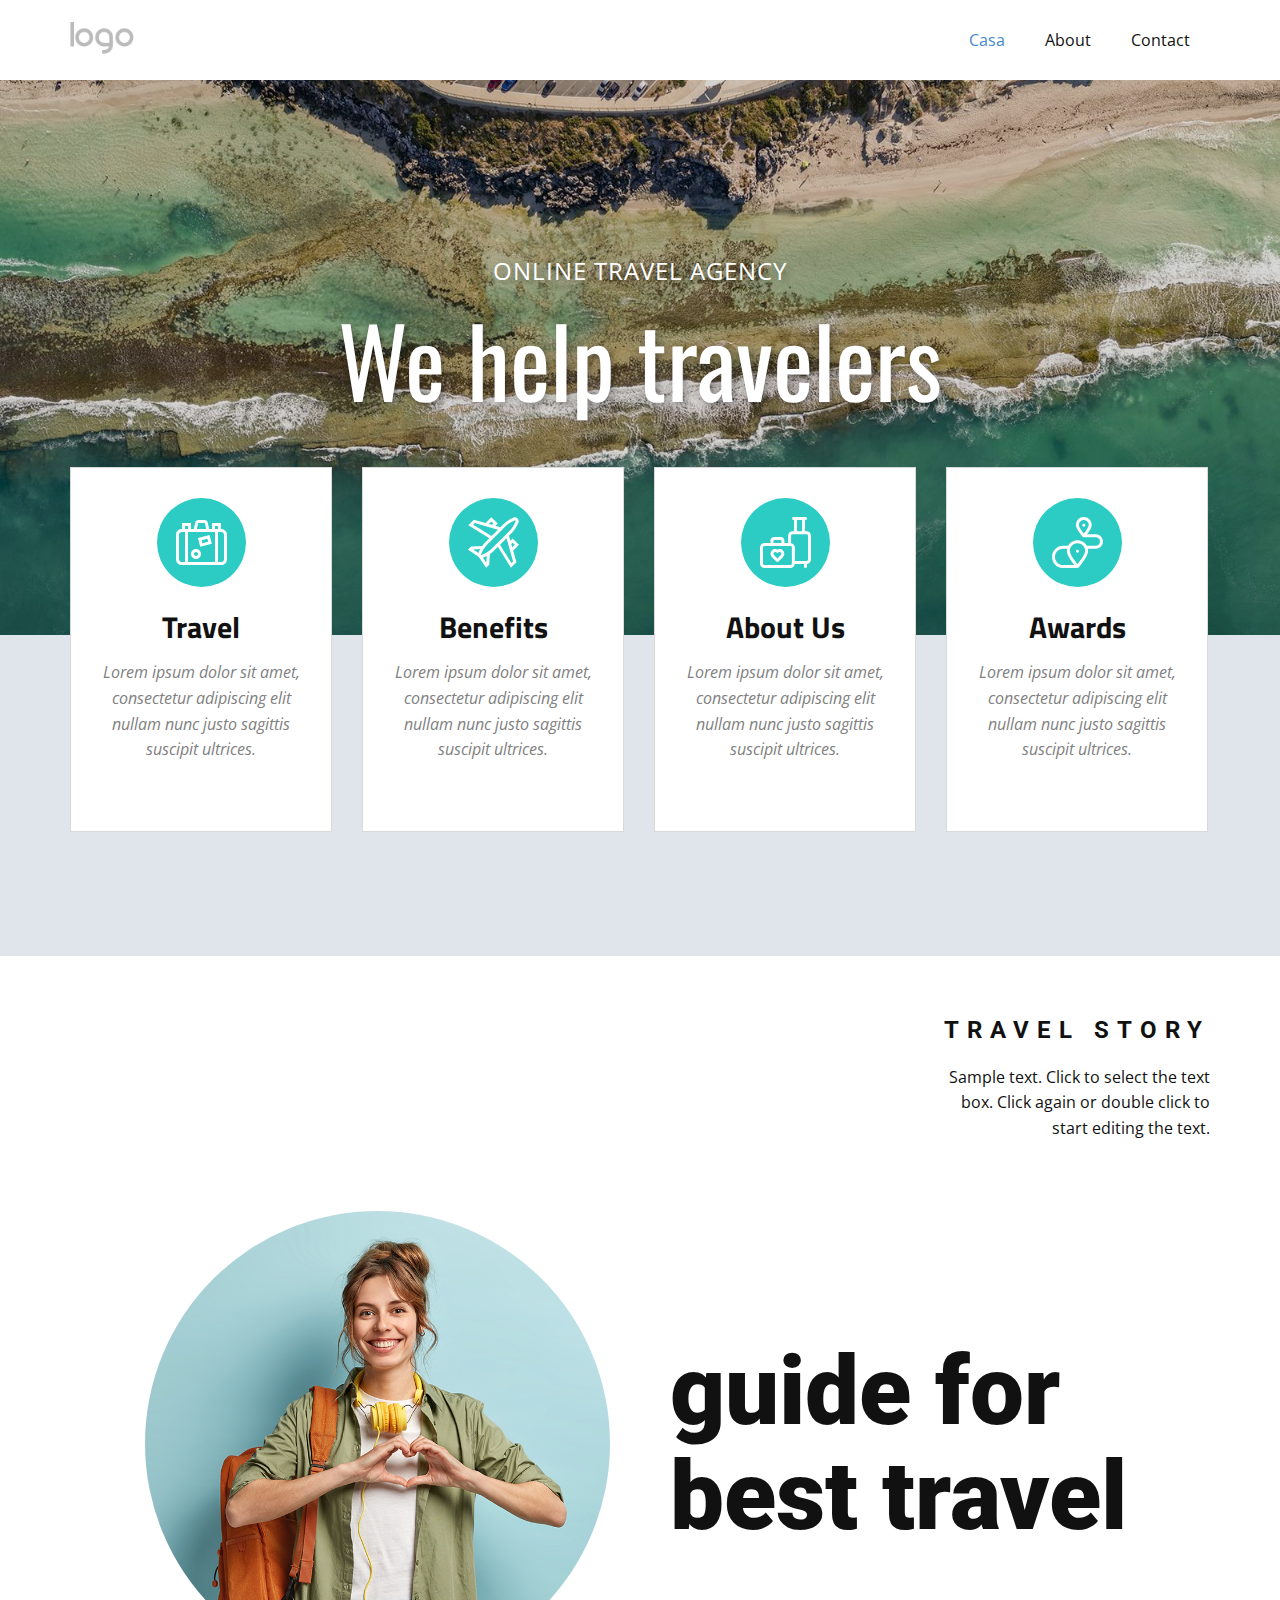
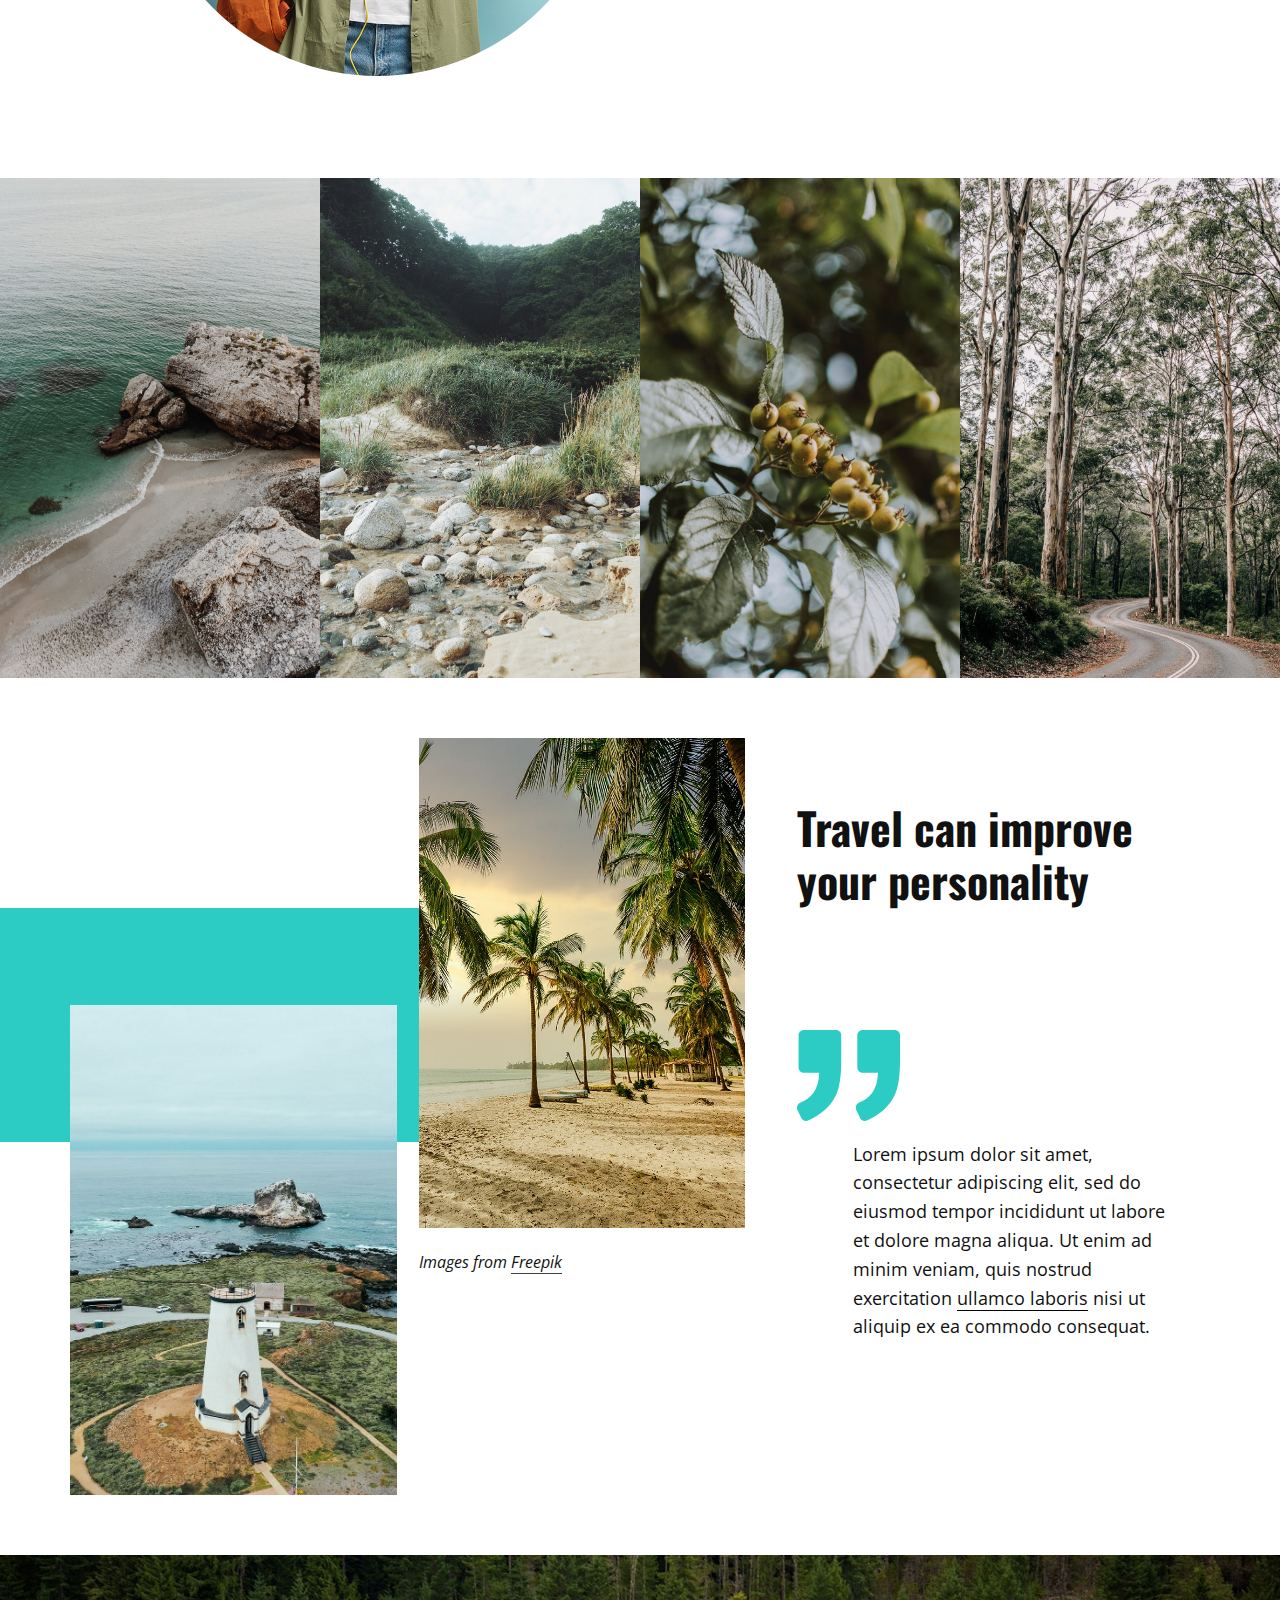
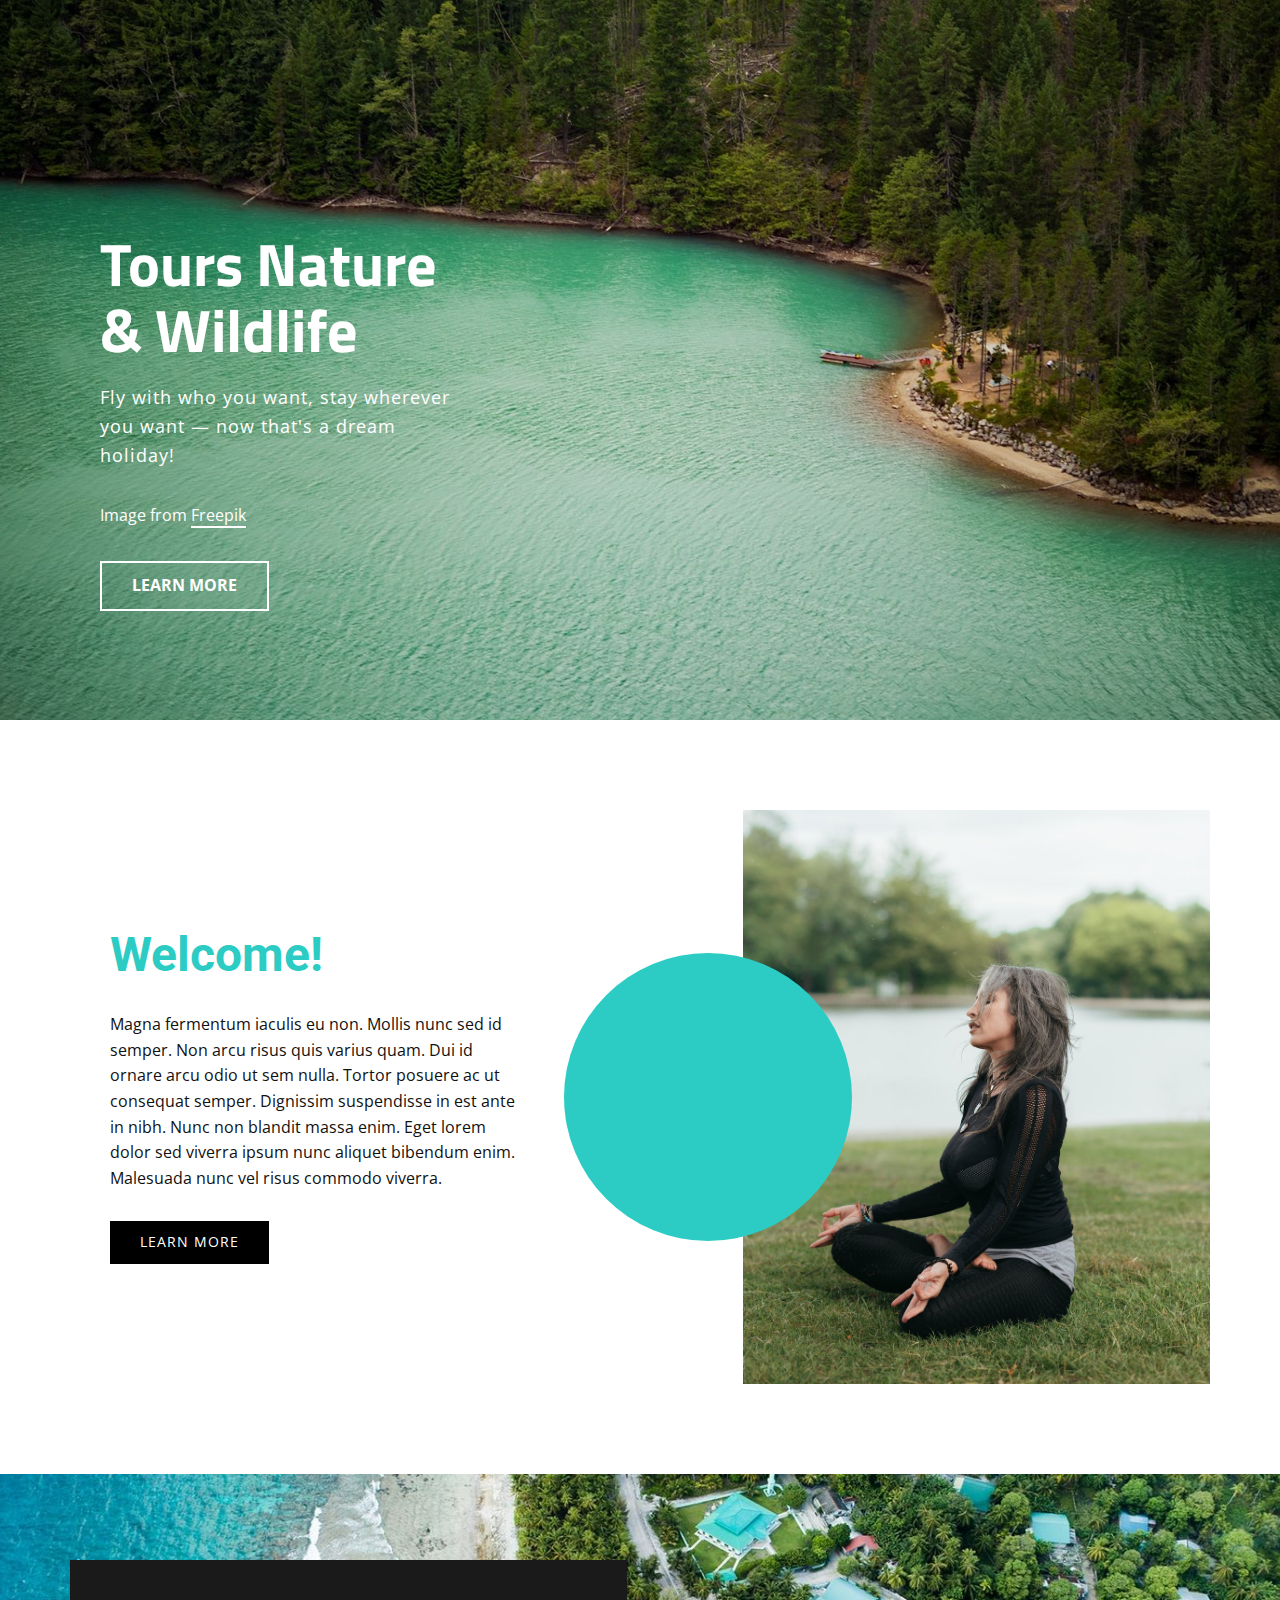
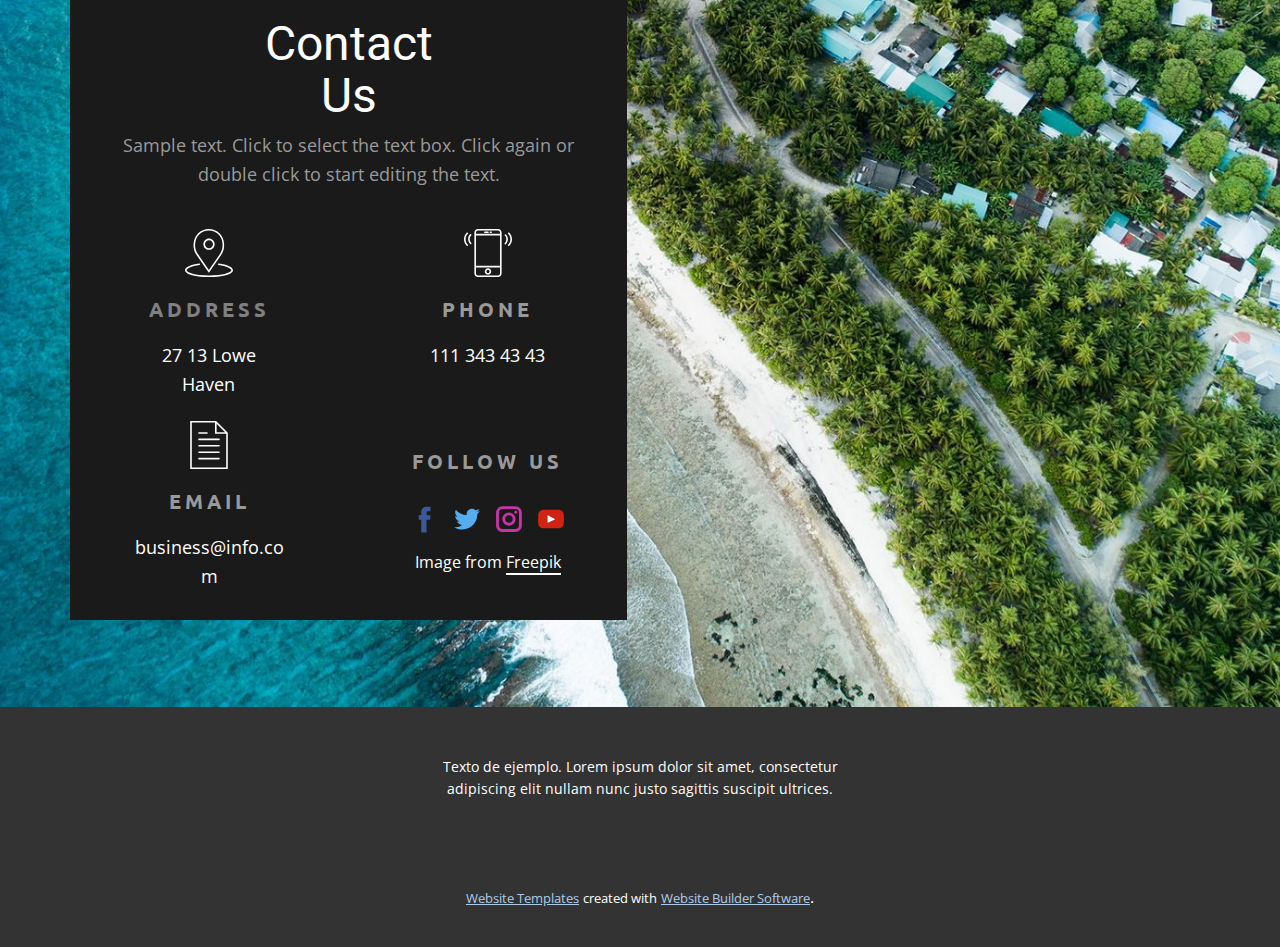
<file: Casa.html>
<!DOCTYPE html>
<html style="font-size: 16px;">
  <head>
    <meta name="viewport" content="width=device-width, initial-scale=1.0">
    <meta charset="utf-8">
    <meta name="keywords" content="We help travelers, guide for best travel, Tours Nature &amp; Wildlife, Welcome!, Contact Us">
    <meta name="description" content="">
    <meta name="page_type" content="np-template-header-footer-from-plugin">
    <title>Casa</title>
    <link rel="stylesheet" href="nicepage.css" media="screen">
<link rel="stylesheet" href="Casa.css" media="screen">
    <script class="u-script" type="text/javascript" src="jquery.js" defer=""></script>
    <script class="u-script" type="text/javascript" src="nicepage.js" defer=""></script>
    <meta name="generator" content="Nicepage 3.8.0, nicepage.com">
    <link id="u-theme-google-font" rel="stylesheet" href="https://fonts.googleapis.com/css?family=Roboto:100,100i,300,300i,400,400i,500,500i,700,700i,900,900i|Open+Sans:300,300i,400,400i,600,600i,700,700i,800,800i">
    <link id="u-page-google-font" rel="stylesheet" href="https://fonts.googleapis.com/css?family=Open+Sans:300,300i,400,400i,600,600i,700,700i,800,800i|Oswald:200,300,400,500,600,700|Titillium+Web:200,200i,300,300i,400,400i,600,600i,700,700i,900|Ubuntu:300,300i,400,400i,500,500i,700,700i">
    
    
    
    
    
    
    
    
    <script type="application/ld+json">{
		"@context": "http://schema.org",
		"@type": "Organization",
		"name": "",
		"url": "index.html",
		"logo": "images/default-logo.png"
}</script>
    <meta property="og:title" content="Casa">
    <meta property="og:type" content="website">
    <meta name="theme-color" content="#478ac9">
    <link rel="canonical" href="index.html">
    <meta property="og:url" content="index.html">
  </head>
  <body class="u-body"><header class="u-clearfix u-header u-header" id="sec-1f94"><div class="u-clearfix u-sheet u-valign-middle u-sheet-1">
        <a href="https://nicepage.com" class="u-image u-logo u-image-1">
          <img src="images/default-logo.png" class="u-logo-image u-logo-image-1">
        </a>
        <nav class="u-menu u-menu-dropdown u-offcanvas u-menu-1">
          <div class="menu-collapse" style="font-size: 1rem; letter-spacing: 0px;">
            <a class="u-button-style u-custom-left-right-menu-spacing u-custom-padding-bottom u-custom-top-bottom-menu-spacing u-nav-link u-text-active-palette-1-base u-text-hover-palette-2-base" href="#">
              <svg><use xmlns:xlink="http://www.w3.org/1999/xlink" xlink:href="#menu-hamburger"></use></svg>
              <svg version="1.1" xmlns="http://www.w3.org/2000/svg" xmlns:xlink="http://www.w3.org/1999/xlink"><defs><symbol id="menu-hamburger" viewBox="0 0 16 16" style="width: 16px; height: 16px;"><rect y="1" width="16" height="2"></rect><rect y="7" width="16" height="2"></rect><rect y="13" width="16" height="2"></rect>
</symbol>
</defs></svg>
            </a>
          </div>
          <div class="u-nav-container">
            <ul class="u-nav u-unstyled u-nav-1"><li class="u-nav-item"><a class="u-button-style u-nav-link u-text-active-palette-1-base u-text-hover-palette-2-base" href="Casa.html" style="padding: 10px 20px;">Casa</a>
</li><li class="u-nav-item"><a class="u-button-style u-nav-link u-text-active-palette-1-base u-text-hover-palette-2-base" href="About.html" style="padding: 10px 20px;">About</a>
</li><li class="u-nav-item"><a class="u-button-style u-nav-link u-text-active-palette-1-base u-text-hover-palette-2-base" href="Contact.html" style="padding: 10px 20px;">Contact</a>
</li></ul>
          </div>
          <div class="u-nav-container-collapse">
            <div class="u-black u-container-style u-inner-container-layout u-opacity u-opacity-95 u-sidenav">
              <div class="u-sidenav-overflow">
                <div class="u-menu-close"></div>
                <ul class="u-align-center u-nav u-popupmenu-items u-unstyled u-nav-2"><li class="u-nav-item"><a class="u-button-style u-nav-link" href="Casa.html">Casa</a>
</li><li class="u-nav-item"><a class="u-button-style u-nav-link" href="About.html">About</a>
</li><li class="u-nav-item"><a class="u-button-style u-nav-link" href="Contact.html">Contact</a>
</li></ul>
              </div>
            </div>
            <div class="u-black u-menu-overlay u-opacity u-opacity-70"></div>
          </div>
        </nav>
      </div></header>
    <section class="u-align-left u-clearfix u-palette-5-light-2 u-typography-Normal--Introduction u-section-1" src="" id="carousel_e984">
      <img class="u-expanded-width u-image u-image-1" src="images/gggggg-min.jpg">
      <h5 class="u-align-center u-custom-font u-font-open-sans u-text u-text-body-alt-color u-text-1">Online Travel Agency </h5>
      <h1 class="u-align-center u-custom-font u-font-oswald u-text u-text-body-alt-color u-text-2">We help travelers</h1>
      <div class="u-list u-repeater u-list-1">
        <div class="u-align-center u-border-1 u-border-grey-15 u-container-style u-list-item u-repeater-item u-white u-list-item-1">
          <div class="u-container-layout u-similar-container u-valign-top u-container-layout-1"><span class="u-align-center u-icon u-icon-circle u-palette-4-dark-1 u-spacing-19 u-icon-1"><svg class="u-svg-link" preserveAspectRatio="xMidYMin slice" viewBox="0 0 510 510" style=""><use xmlns:xlink="http://www.w3.org/1999/xlink" xlink:href="#svg-41d4"></use></svg><svg xmlns="http://www.w3.org/2000/svg" xmlns:xlink="http://www.w3.org/1999/xlink" version="1.1" xml:space="preserve" class="u-svg-content" viewBox="0 0 510 510" id="svg-41d4"><g><path d="m451.483 120h-1.483v-60h-90v60h-27.968l-14.062-63.274c-3.494-15.736-17.195-26.726-33.314-26.726h-59.312c-16.119 0-29.819 10.99-33.314 26.725l-14.062 63.275h-27.968v-60h-90v60h-1.483c-32.267 0-58.517 26.25-58.517 58.517v242.967c0 32.266 26.25 58.516 58.517 58.516h392.967c32.266 0 58.516-26.25 58.516-58.517v-242.966c0-32.267-26.25-58.517-58.517-58.517zm-61.483 30v300h-270v-300zm0-60h30v30h-30zm-168.686-26.769c.423-1.902 2.08-3.231 4.029-3.231h59.312c1.949 0 3.606 1.329 4.029 3.232l12.617 56.768h-92.602zm-131.314 26.769h30v30h-30zm-60 331.483v-242.966c0-15.724 12.793-28.517 28.517-28.517h31.483v300h-31.483c-15.724 0-28.517-12.793-28.517-28.517zm450 0c0 15.724-12.793 28.517-28.517 28.517h-31.483v-300h31.483c15.724 0 28.517 12.793 28.517 28.517z"></path><path d="m358.276 268.252-22.519-87.137-116.183 30.023 22.517 87.137zm-44.057-50.586 7.506 29.047-58.093 15.012-7.506-29.047z"></path><path d="m200 420c27.57 0 50-22.43 50-50s-22.43-50-50-50-50 22.43-50 50 22.43 50 50 50zm0-70c11.028 0 20 8.972 20 20s-8.972 20-20 20-20-8.972-20-20 8.972-20 20-20z"></path>
</g></svg></span>
            <h3 class="u-custom-font u-font-titillium-Web u-text u-text-3">Travel</h3>
            <p class="u-text u-text-grey-50 u-text-4">Lorem ipsum dolor sit amet, consectetur adipiscing elit nullam nunc justo sagittis suscipit ultrices.</p>
          </div>
        </div>
        <div class="u-align-center u-border-1 u-border-grey-15 u-container-style u-list-item u-repeater-item u-video-cover u-white">
          <div class="u-container-layout u-similar-container u-valign-top u-container-layout-2"><span class="u-align-center u-icon u-icon-circle u-palette-4-dark-1 u-spacing-19 u-icon-2"><svg class="u-svg-link" preserveAspectRatio="xMidYMin slice" viewBox="0 0 507.975 507.975" style=""><use xmlns:xlink="http://www.w3.org/1999/xlink" xlink:href="#svg-ff72"></use></svg><svg xmlns="http://www.w3.org/2000/svg" xmlns:xlink="http://www.w3.org/1999/xlink" version="1.1" xml:space="preserve" class="u-svg-content" viewBox="0 0 507.975 507.975" id="svg-ff72"><g><path d="m449.95 335.376 58.025-58.025-63.639-63.639-22.275 22.275-13.945-49.697 32.621-32.621c29.754-29.753 47.194-64.979 61.609-98.615 5.594-13.053 2.72-27.976-7.319-38.014l-3.537-3.537c-10.041-10.041-24.961-12.913-38.016-7.321l-3.454 1.481c-38.297 16.412-70.043 37.062-94.358 61.377l-32.402 32.402-49.719-13.921 22.302-22.302-63.64-63.64-58.099 58.1-116.009-32.482-55.002 55 209.489 129.924-44.079 44.08c-9.673 9.673-18.482 20.037-26.702 31.497l-110.708 6.918-31.093 31.091 98.839 65.892 15.581 15.58 65.892 98.839 31.092-31.089 6.564-105.028c12.284-8.216 24.203-17.664 35.387-28.848l44.082-44.083 129.988 209.424 55.062-55.063zm-5.614-79.238 21.213 21.213-24.896 24.896-9.296-33.13zm-212.133-212.133 21.214 21.214-13.021 13.021-33.146-9.281zm-181.136 32.645 15.834-15.834 232.019 64.966-64.551 64.552zm71.204 242.326c-5.521 10.111-10.843 21.02-16.073 32.907l-2.661 6.793-52.84-35.227zm60.299 136.346-33.375-50.061 6.875-2.69.575-.239c9.956-4.381 20.06-9.038 30.124-14.215zm49.572-135.482c-25.812 25.811-57.195 41.651-87.293 54.907l-14.688 5.747-2.126-2.127 5.747-14.687c16.531-37.51 33.788-64.124 55.933-86.268l187.159-187.16c21.604-21.604 50.19-40.113 84.964-55.016l3.453-1.48c1.714-.733 3.671-.357 4.984.958l3.538 3.538c1.316 1.316 1.692 3.272.959 4.984-15.293 35.684-30.541 64.512-55.248 89.219zm200.82 138.59-113.739-183.246 64.562-64.562 65.074 231.911z"></path>
</g></svg></span>
            <h3 class="u-custom-font u-font-titillium-Web u-text u-text-5">Benefits</h3>
            <p class="u-text u-text-grey-50 u-text-6">Lorem ipsum dolor sit amet, consectetur adipiscing elit nullam nunc justo sagittis suscipit ultrices.</p>
          </div>
        </div>
        <div class="u-align-center u-border-1 u-border-grey-15 u-container-style u-list-item u-repeater-item u-video-cover u-white">
          <div class="u-container-layout u-similar-container u-valign-top u-container-layout-3"><span class="u-align-center u-icon u-icon-circle u-palette-4-dark-1 u-spacing-19 u-icon-3"><svg class="u-svg-link" preserveAspectRatio="xMidYMin slice" viewBox="0 0 512 512" style=""><use xmlns:xlink="http://www.w3.org/1999/xlink" xlink:href="#svg-9d27"></use></svg><svg xmlns="http://www.w3.org/2000/svg" xmlns:xlink="http://www.w3.org/1999/xlink" version="1.1" xml:space="preserve" class="u-svg-content" viewBox="0 0 512 512" id="svg-9d27"><g><path d="m175.01 327.204c-17.911-9.185-40.329-6.176-55.206 8.688-8.969 8.962-13.908 20.881-13.908 33.563s4.939 24.601 13.904 33.558l44.594 44.594c2.928 2.928 6.767 4.393 10.606 4.393s7.678-1.465 10.606-4.394l44.59-44.589c8.969-8.962 13.908-20.881 13.908-33.562 0-12.683-4.939-24.602-13.918-33.572-14.867-14.829-37.277-17.836-55.176-8.679zm33.977 54.596-33.987 33.987-33.991-33.992c-3.297-3.294-5.113-7.677-5.113-12.34 0-4.664 1.816-9.047 5.112-12.341 3.407-3.403 7.886-5.12 12.369-5.12 4.15 0 8.305 1.471 11.616 4.437 5.693 5.096 14.308 5.102 20.003.009 6.896-6.163 17.441-5.863 23.995.675 3.297 3.294 5.113 7.677 5.113 12.341 0 4.662-1.816 9.045-5.117 12.344z"></path><path d="m467 142h-15v-112h5c8.284 0 15-6.716 15-15s-6.716-15-15-15h-20-80-20c-8.284 0-15 6.716-15 15s6.716 15 15 15h5v112h-15c-24.813 0-45 20.187-45 45v75h-37v-25c0-19.299-15.701-35-35-35h-70c-19.299 0-35 15.701-35 35v25h-60c-24.813 0-45 20.187-45 45v160c0 24.813 20.187 45 45 45h260c23.123 0 42.219-17.532 44.716-40h92.284v25c0 8.284 6.716 15 15 15s15-6.716 15-15v-25.284c22.468-2.496 40-21.593 40-44.716v-240c0-24.813-20.187-45-45-45zm-95-112h50v112h-50zm-237 207c0-2.757 2.243-5 5-5h70c2.757 0 5 2.243 5 5v25h-80zm185 230c0 8.271-6.729 15-15 15h-260c-8.271 0-15-6.729-15-15v-160c0-8.271 6.729-15 15-15h260c8.271 0 15 6.729 15 15zm162-40c0 8.271-6.729 15-15 15h-117v-135c0-22.433-16.5-41.08-38-44.453v-75.547c0-8.271 6.729-15 15-15h140c8.271 0 15 6.729 15 15z"></path>
</g></svg></span>
            <h3 class="u-custom-font u-font-titillium-Web u-text u-text-7">About Us</h3>
            <p class="u-text u-text-grey-50 u-text-8">Lorem ipsum dolor sit amet, consectetur adipiscing elit nullam nunc justo sagittis suscipit ultrices.</p>
          </div>
        </div>
        <div class="u-align-center u-border-1 u-border-grey-15 u-container-style u-list-item u-repeater-item u-video-cover u-white">
          <div class="u-container-layout u-similar-container u-valign-top u-container-layout-4"><span class="u-align-center u-icon u-icon-circle u-palette-4-dark-1 u-spacing-19 u-icon-4"><svg class="u-svg-link" preserveAspectRatio="xMidYMin slice" viewBox="0 0 512 512" style=""><use xmlns:xlink="http://www.w3.org/1999/xlink" xlink:href="#svg-3372"></use></svg><svg xmlns="http://www.w3.org/2000/svg" xmlns:xlink="http://www.w3.org/1999/xlink" version="1.1" xml:space="preserve" class="u-svg-content" viewBox="0 0 512 512" id="svg-3372"><g><path d="m319.426 97.213c7.846 0 15.363-6.899 15-15-.364-8.127-6.591-15-15-15-7.846 0-15.363 6.899-15 15 .364 8.127 6.59 15 15 15z"></path><g><path d="m439.238 174.142h-88.468c6.095-7.987 12.913-17.335 19.399-27.116 19.277-29.065 28.647-51.188 28.647-67.634.001-43.777-35.614-79.392-79.39-79.392s-79.392 35.615-79.392 79.392c0 18.138 11.418 43.264 34.908 76.814 16.357 23.363 32.478 41.987 33.155 42.769 2.849 3.282 6.981 5.167 11.328 5.167h119.813c23.579 0 42.762 19.183 42.762 42.761 0 23.579-19.183 42.762-42.762 42.762h-89.862c-18.143-32.994-53.243-55.406-93.482-55.406-40.241 0-75.345 22.41-93.487 55.407-.037 0-.074 0-.112 0h-51.128c-61.297-.001-111.167 49.868-111.167 111.167 0 61.297 49.87 111.167 111.167 111.167h144.727c4.347 0 8.479-1.885 11.328-5.167.956-1.102 23.679-27.354 46.763-60.325 32.646-46.627 48.516-81.184 48.516-105.643 0-7.257-.732-14.346-2.12-21.2h78.857c40.121 0 72.762-32.641 72.762-72.762s-32.641-72.761-72.762-72.761zm-119.84-8.505c-23.316-29.202-49.364-68.577-49.364-86.246 0-27.235 22.157-49.392 49.392-49.392s49.392 22.157 49.392 49.392c-.001 15.088-19.517 48.91-49.42 86.246zm-208.231 316.363c-44.755 0-81.167-36.412-81.167-81.168s36.412-81.167 81.167-81.167h40.238c-1.389 6.854-2.117 13.941-2.117 21.2 0 24.452 15.641 58.74 47.815 104.823 9.603 13.754 19.141 26.31 27.031 36.313h-112.967zm144.75-8.335c-8.514-10.442-21.403-26.8-34.216-45.151-36.903-52.855-42.413-77.603-42.413-87.649 0-42.241 34.365-76.606 76.606-76.606s76.606 34.365 76.606 76.606c.001 29.281-43.145 91.868-76.583 132.8z"></path><path d="m255.895 329.878c-7.846 0-15.363 6.899-15 15 .364 8.127 6.591 15 15 15 7.846 0 15.363-6.899 15-15-.364-8.127-6.591-15-15-15z"></path>
</g>
</g></svg></span>
            <h3 class="u-custom-font u-font-titillium-Web u-text u-text-9">Awards</h3>
            <p class="u-text u-text-grey-50 u-text-10">Lorem ipsum dolor sit amet, consectetur adipiscing elit nullam nunc justo sagittis suscipit ultrices.</p>
          </div>
        </div>
      </div>
    </section>
    <section class="u-align-right u-clearfix u-section-2" id="carousel_ee89">
      <div class="u-clearfix u-sheet u-sheet-1">
        <h4 class="u-text u-text-1">travel story</h4>
        <p class="u-text u-text-2">Sample text. Click to select the text box. Click again or double click to start editing the text.</p>
        <div class="u-clearfix u-expanded-width u-layout-wrap u-layout-wrap-1">
          <div class="u-layout">
            <div class="u-layout-row">
              <div class="u-align-center-sm u-align-center-xs u-container-style u-layout-cell u-left-cell u-shape-rectangle u-size-30 u-layout-cell-1">
                <div class="u-container-layout u-valign-middle u-container-layout-1">
                  <div class="u-expand-resize u-image u-image-circle u-image-1" data-image-width="800" data-image-height="800"></div>
                </div>
              </div>
              <div class="u-align-left u-container-style u-layout-cell u-right-cell u-size-30 u-layout-cell-2">
                <div class="u-container-layout u-valign-middle-md u-valign-middle-sm u-valign-top-xs u-container-layout-2">
                  <h1 class="u-text u-text-3">guide for best travel</h1>
                </div>
              </div>
            </div>
          </div>
        </div>
      </div>
    </section>
    <section class="u-clearfix u-section-3" id="carousel_ed88">
      <div class="u-expanded-width u-gallery u-layout-grid u-lightbox u-no-transition u-show-text-on-hover u-gallery-1">
        <div class="u-gallery-inner u-gallery-inner-1">
          <div class="u-effect-fade u-gallery-item">
            <div class="u-back-slide">
              <img class="u-back-image u-expanded" src="images/pexels-photo-4614972.jpeg">
            </div>
            <div class="u-over-slide u-shading u-over-slide-1">
              <h3 class="u-gallery-heading"></h3>
              <p class="u-gallery-text"></p>
            </div>
          </div>
          <div class="u-effect-fade u-gallery-item">
            <div class="u-back-slide">
              <img class="u-back-image u-expanded" src="images/pexels-nadezhda-moryak-5595476.jpg">
            </div>
            <div class="u-over-slide u-shading u-over-slide-2">
              <h3 class="u-gallery-heading"></h3>
              <p class="u-gallery-text"></p>
            </div>
          </div>
          <div class="u-effect-fade u-gallery-item">
            <div class="u-back-slide">
              <img class="u-back-image u-expanded" src="images/pexels-photo-3016317.jpeg">
            </div>
            <div class="u-over-slide u-shading u-over-slide-3">
              <h3 class="u-gallery-heading"></h3>
              <p class="u-gallery-text"></p>
            </div>
          </div>
          <div class="u-effect-fade u-gallery-item">
            <div class="u-back-slide">
              <img class="u-back-image u-expanded" src="images/pexels-photo-4857738.jpeg">
            </div>
            <div class="u-over-slide u-shading u-over-slide-4">
              <h3 class="u-gallery-heading"></h3>
              <p class="u-gallery-text"></p>
            </div>
          </div>
        </div>
      </div>
    </section>
    <section class="u-clearfix u-valign-middle-sm u-section-4" id="carousel_9579">
      <div class="u-palette-4-dark-1 u-shape u-shape-rectangle u-shape-1"></div>
      <div class="u-clearfix u-gutter-22 u-layout-wrap u-layout-wrap-1">
        <div class="u-layout">
          <div class="u-layout-row">
            <div class="u-size-18 u-size-60-md">
              <div class="u-layout-col">
                <div class="u-container-style u-hidden-md u-hidden-sm u-hidden-xs u-layout-cell u-size-20 u-layout-cell-1">
                  <div class="u-container-layout u-container-layout-1"></div>
                </div>
                <div class="u-container-style u-image u-layout-cell u-size-40 u-image-1" data-image-width="1980" data-image-height="1320">
                  <div class="u-container-layout u-container-layout-2"></div>
                </div>
              </div>
            </div>
            <div class="u-size-18 u-size-30-md">
              <div class="u-layout-col">
                <div class="u-container-style u-image u-layout-cell u-size-40 u-image-2">
                  <div class="u-container-layout u-container-layout-3"></div>
                </div>
                <div class="u-container-style u-layout-cell u-size-20 u-layout-cell-4">
                  <div class="u-container-layout u-valign-top u-container-layout-4">
                    <p class="u-align-left u-text u-text-1">Images from <a href="https://www.freepik.com/free-photos-vectors/background" class="u-active-none u-border-1 u-border-grey-75 u-btn u-button-link u-button-style u-hover-none u-none u-text-body-color u-btn-1">Freepik</a>
                    </p>
                  </div>
                </div>
              </div>
            </div>
            <div class="u-size-24 u-size-30-md">
              <div class="u-layout-col">
                <div class="u-container-style u-layout-cell u-size-20 u-layout-cell-5">
                  <div class="u-container-layout u-valign-middle u-container-layout-5">
                    <h3 class="u-custom-font u-font-oswald u-text u-text-2">Travel can improve your personality</h3>
                  </div>
                </div>
                <div class="u-container-style u-layout-cell u-size-40 u-layout-cell-6">
                  <div class="u-container-layout u-container-layout-6"><span class="u-icon u-icon-circle u-text-palette-4-dark-1 u-icon-1"><svg class="u-svg-link" preserveAspectRatio="xMidYMin slice" viewBox="0 0 975.036 975.036" style=""><use xmlns:xlink="http://www.w3.org/1999/xlink" xlink:href="#svg-1298"></use></svg><svg xmlns="http://www.w3.org/2000/svg" xmlns:xlink="http://www.w3.org/1999/xlink" version="1.1" xml:space="preserve" class="u-svg-content" viewBox="0 0 975.036 975.036" x="0px" y="0px" id="svg-1298" style="enable-background:new 0 0 975.036 975.036;"><g><path d="M925.036,57.197h-304c-27.6,0-50,22.4-50,50v304c0,27.601,22.4,50,50,50h145.5c-1.9,79.601-20.4,143.3-55.4,191.2   c-27.6,37.8-69.399,69.1-125.3,93.8c-25.7,11.3-36.8,41.7-24.8,67.101l36,76c11.6,24.399,40.3,35.1,65.1,24.399   c66.2-28.6,122.101-64.8,167.7-108.8c55.601-53.7,93.7-114.3,114.3-181.9c20.601-67.6,30.9-159.8,30.9-276.8v-239   C975.036,79.598,952.635,57.197,925.036,57.197z"></path><path d="M106.036,913.497c65.4-28.5,121-64.699,166.9-108.6c56.1-53.7,94.4-114.1,115-181.2c20.6-67.1,30.899-159.6,30.899-277.5   v-239c0-27.6-22.399-50-50-50h-304c-27.6,0-50,22.4-50,50v304c0,27.601,22.4,50,50,50h145.5c-1.9,79.601-20.4,143.3-55.4,191.2   c-27.6,37.8-69.4,69.1-125.3,93.8c-25.7,11.3-36.8,41.7-24.8,67.101l35.9,75.8C52.336,913.497,81.236,924.298,106.036,913.497z"></path>
</g></svg></span>
                    <p class="u-text u-text-3">Lorem ipsum dolor sit amet, consectetur adipiscing elit, sed do eiusmod 
tempor incididunt ut labore et dolore magna aliqua. Ut enim ad minim 
veniam, quis nostrud exercitation <a href="https://www.nicepage.com/wordpress-themes" class="u-border-1 u-border-black u-border-hover-palette-4-dark-1 u-btn u-button-link u-button-style u-none u-text-body-color u-btn-2">ullamco laboris</a> nisi ut aliquip ex ea 
commodo consequat.&nbsp;
                    </p>
                  </div>
                </div>
              </div>
            </div>
          </div>
        </div>
      </div>
    </section>
    <section class="u-align-left u-clearfix u-image u-shading u-section-5" id="carousel_4c4b">
      <div class="u-clearfix u-sheet u-sheet-1">
        <div class="u-align-left u-container-style u-group u-shape-rectangle u-group-1">
          <div class="u-container-layout u-valign-middle u-container-layout-1">
            <h1 class="u-custom-font u-font-titillium-Web u-text u-text-body-alt-color u-title u-text-1">Tours Nature &amp; Wildlife<br>
            </h1>
            <p class="u-large-text u-text u-text-body-alt-color u-text-variant u-text-2">Fly with who you want, stay wherever you want — now that's a dream holiday!</p>
            <p class="u-text u-text-body-alt-color u-text-3">Image from <a href="https://www.freepik.com/photos/tree" class="u-border-2 u-border-white u-btn u-button-link u-button-style u-none u-text-body-alt-color u-btn-1">Freepik</a>
            </p>
            <a href="#" class="u-active-white u-border-2 u-border-white u-btn u-button-style u-hover-white u-none u-text-active-palette-4-dark-1 u-text-body-alt-color u-text-hover-palette-4-dark-1 u-btn-2">learn more</a>
          </div>
        </div>
      </div>
    </section>
    <section class="u-clearfix u-white u-section-6" id="carousel_100f">
      <div class="u-clearfix u-sheet u-valign-middle u-sheet-1">
        <div class="u-clearfix u-expanded-width u-layout-wrap u-layout-wrap-1">
          <div class="u-layout">
            <div class="u-layout-row">
              <div class="u-align-left u-container-style u-layout-cell u-right-cell u-size-26 u-layout-cell-1">
                <div class="u-container-layout u-valign-middle u-container-layout-1">
                  <h1 class="u-text u-text-palette-4-dark-1 u-text-1">Welcome!</h1>
                  <p class="u-text u-text-2">Magna fermentum iaculis eu non. Mollis nunc sed id semper. Non arcu risus quis varius quam. Dui id ornare arcu odio ut sem nulla. Tortor posuere ac ut consequat semper. Dignissim suspendisse in est ante in nibh. Nunc non blandit massa enim. Eget lorem dolor sed viverra ipsum nunc aliquet bibendum enim. Malesuada nunc vel risus commodo viverra. </p>
                  <a href="#" class="u-black u-btn u-button-style u-btn-1">learn more</a>
                </div>
              </div>
              <div class="u-container-style u-layout-cell u-left-cell u-size-34 u-layout-cell-2">
                <div class="u-container-layout u-container-layout-2">
                  <img src="images/pexels-photo-4793361.jpeg" alt="" class="u-image u-image-default u-image-1">
                  <div class="u-palette-4-dark-1 u-shape u-shape-circle u-shape-1"></div>
                </div>
              </div>
            </div>
          </div>
        </div>
      </div>
    </section>
    <section class="u-align-center u-clearfix u-image u-section-7" id="carousel_bb19">
      <div class="u-clearfix u-sheet u-valign-middle-lg u-valign-middle-md u-valign-middle-sm u-valign-middle-xl u-sheet-1">
        <div class="u-clearfix u-expanded-width-xs u-layout-wrap u-layout-wrap-1">
          <div class="u-gutter-0 u-layout">
            <div class="u-layout-col">
              <div class="u-size-30 u-size-60-md">
                <div class="u-layout-row">
                  <div class="u-align-center u-container-style u-grey-90 u-layout-cell u-size-60 u-layout-cell-1">
                    <div class="u-container-layout u-container-layout-1">
                      <h2 class="u-text u-text-1">Contact Us</h2>
                      <p class="u-text u-text-grey-40 u-text-2">Sample text. Click to select the text box. Click again or double click to start editing the text.</p>
                    </div>
                  </div>
                </div>
              </div>
              <div class="u-size-15 u-size-30-md">
                <div class="u-layout-row">
                  <div class="u-align-center u-container-style u-grey-90 u-layout-cell u-size-30 u-layout-cell-2">
                    <div class="u-container-layout u-valign-top u-container-layout-2"><span class="u-icon u-icon-circle u-icon-1"><svg class="u-svg-link" preserveAspectRatio="xMidYMin slice" viewBox="0 0 60 60" style=""><use xmlns:xlink="http://www.w3.org/1999/xlink" xlink:href="#svg-b90b"></use></svg><svg xmlns="http://www.w3.org/2000/svg" xmlns:xlink="http://www.w3.org/1999/xlink" version="1.1" xml:space="preserve" class="u-svg-content" viewBox="0 0 60 60" x="0px" y="0px" id="svg-b90b" style="enable-background:new 0 0 60 60;"><g><path d="M30,26c3.86,0,7-3.141,7-7s-3.14-7-7-7s-7,3.141-7,7S26.14,26,30,26z M30,14c2.757,0,5,2.243,5,5s-2.243,5-5,5
		s-5-2.243-5-5S27.243,14,30,14z"></path><path d="M29.823,54.757L45.164,32.6c5.754-7.671,4.922-20.28-1.781-26.982C39.761,1.995,34.945,0,29.823,0
		s-9.938,1.995-13.56,5.617c-6.703,6.702-7.535,19.311-1.804,26.952L29.823,54.757z M17.677,7.031C20.922,3.787,25.235,2,29.823,2
		s8.901,1.787,12.146,5.031c6.05,6.049,6.795,17.437,1.573,24.399L29.823,51.243L16.082,31.4
		C10.882,24.468,11.628,13.08,17.677,7.031z"></path><path d="M42.117,43.007c-0.55-0.067-1.046,0.327-1.11,0.876s0.328,1.046,0.876,1.11C52.399,46.231,58,49.567,58,51.5
		c0,2.714-10.652,6.5-28,6.5S2,54.214,2,51.5c0-1.933,5.601-5.269,16.117-6.507c0.548-0.064,0.94-0.562,0.876-1.11
		c-0.065-0.549-0.561-0.945-1.11-0.876C7.354,44.247,0,47.739,0,51.5C0,55.724,10.305,60,30,60s30-4.276,30-8.5
		C60,47.739,52.646,44.247,42.117,43.007z"></path>
</g></svg></span>
                      <h5 class="u-custom-font u-font-ubuntu u-text u-text-grey-50 u-text-3">Address</h5>
                      <p class="u-text u-text-4">27 13 Lowe Haven</p>
                    </div>
                  </div>
                  <div class="u-align-center u-container-style u-grey-90 u-layout-cell u-size-30 u-layout-cell-3">
                    <div class="u-container-layout u-valign-top u-container-layout-3"><span class="u-icon u-icon-circle u-icon-2"><svg class="u-svg-link" preserveAspectRatio="xMidYMin slice" viewBox="0 0 60 60" style=""><use xmlns:xlink="http://www.w3.org/1999/xlink" xlink:href="#svg-25fe"></use></svg><svg xmlns="http://www.w3.org/2000/svg" xmlns:xlink="http://www.w3.org/1999/xlink" version="1.1" xml:space="preserve" class="u-svg-content" viewBox="0 0 60 60" x="0px" y="0px" id="svg-25fe" style="enable-background:new 0 0 60 60;"><g><path d="M42.595,0H17.405C14.977,0,13,1.977,13,4.405v51.189C13,58.023,14.977,60,17.405,60h25.189C45.023,60,47,58.023,47,55.595
		V4.405C47,1.977,45.023,0,42.595,0z M15,8h30v38H15V8z M17.405,2h25.189C43.921,2,45,3.079,45,4.405V6H15V4.405
		C15,3.079,16.079,2,17.405,2z M42.595,58H17.405C16.079,58,15,56.921,15,55.595V48h30v7.595C45,56.921,43.921,58,42.595,58z"></path><path d="M30,49c-2.206,0-4,1.794-4,4s1.794,4,4,4s4-1.794,4-4S32.206,49,30,49z M30,55c-1.103,0-2-0.897-2-2s0.897-2,2-2
		s2,0.897,2,2S31.103,55,30,55z"></path><path d="M26,5h4c0.553,0,1-0.447,1-1s-0.447-1-1-1h-4c-0.553,0-1,0.447-1,1S25.447,5,26,5z"></path><path d="M33,5h1c0.553,0,1-0.447,1-1s-0.447-1-1-1h-1c-0.553,0-1,0.447-1,1S32.447,5,33,5z"></path><path d="M56.612,4.569c-0.391-0.391-1.023-0.391-1.414,0s-0.391,1.023,0,1.414c3.736,3.736,3.736,9.815,0,13.552
		c-0.391,0.391-0.391,1.023,0,1.414c0.195,0.195,0.451,0.293,0.707,0.293s0.512-0.098,0.707-0.293
		C61.128,16.434,61.128,9.085,56.612,4.569z"></path><path d="M52.401,6.845c-0.391-0.391-1.023-0.391-1.414,0s-0.391,1.023,0,1.414c1.237,1.237,1.918,2.885,1.918,4.639
		s-0.681,3.401-1.918,4.638c-0.391,0.391-0.391,1.023,0,1.414c0.195,0.195,0.451,0.293,0.707,0.293s0.512-0.098,0.707-0.293
		c1.615-1.614,2.504-3.764,2.504-6.052S54.017,8.459,52.401,6.845z"></path><path d="M4.802,5.983c0.391-0.391,0.391-1.023,0-1.414s-1.023-0.391-1.414,0c-4.516,4.516-4.516,11.864,0,16.38
		c0.195,0.195,0.451,0.293,0.707,0.293s0.512-0.098,0.707-0.293c0.391-0.391,0.391-1.023,0-1.414
		C1.065,15.799,1.065,9.72,4.802,5.983z"></path><path d="M9.013,6.569c-0.391-0.391-1.023-0.391-1.414,0c-1.615,1.614-2.504,3.764-2.504,6.052s0.889,4.438,2.504,6.053
		c0.195,0.195,0.451,0.293,0.707,0.293s0.512-0.098,0.707-0.293c0.391-0.391,0.391-1.023,0-1.414
		c-1.237-1.237-1.918-2.885-1.918-4.639S7.775,9.22,9.013,7.983C9.403,7.593,9.403,6.96,9.013,6.569z"></path>
</g></svg></span>
                      <h5 class="u-custom-font u-font-ubuntu u-text u-text-grey-40 u-text-5">phone</h5>
                      <p class="u-text u-text-6">111 343 43 43</p>
                    </div>
                  </div>
                </div>
              </div>
              <div class="u-size-15 u-size-30-md">
                <div class="u-layout-row">
                  <div class="u-align-center u-container-style u-grey-90 u-layout-cell u-size-30 u-layout-cell-4">
                    <div class="u-container-layout u-valign-top u-container-layout-4"><span class="u-icon u-icon-circle u-icon-3"><svg class="u-svg-link" preserveAspectRatio="xMidYMin slice" viewBox="0 0 60 60" style=""><use xmlns:xlink="http://www.w3.org/1999/xlink" xlink:href="#svg-8c31"></use></svg><svg xmlns="http://www.w3.org/2000/svg" xmlns:xlink="http://www.w3.org/1999/xlink" version="1.1" xml:space="preserve" class="u-svg-content" viewBox="0 0 60 60" x="0px" y="0px" id="svg-8c31" style="enable-background:new 0 0 60 60;"><g><path d="M42.5,22h-25c-0.552,0-1,0.447-1,1s0.448,1,1,1h25c0.552,0,1-0.447,1-1S43.052,22,42.5,22z"></path><path d="M17.5,16h10c0.552,0,1-0.447,1-1s-0.448-1-1-1h-10c-0.552,0-1,0.447-1,1S16.948,16,17.5,16z"></path><path d="M42.5,30h-25c-0.552,0-1,0.447-1,1s0.448,1,1,1h25c0.552,0,1-0.447,1-1S43.052,30,42.5,30z"></path><path d="M42.5,38h-25c-0.552,0-1,0.447-1,1s0.448,1,1,1h25c0.552,0,1-0.447,1-1S43.052,38,42.5,38z"></path><path d="M42.5,46h-25c-0.552,0-1,0.447-1,1s0.448,1,1,1h25c0.552,0,1-0.447,1-1S43.052,46,42.5,46z"></path><path d="M38.914,0H6.5v60h47V14.586L38.914,0z M39.5,3.414L50.086,14H39.5V3.414z M8.5,58V2h29v14h14v42H8.5z"></path>
</g></svg></span>
                      <h5 class="u-custom-font u-font-ubuntu u-text u-text-grey-40 u-text-7">email</h5>
                      <p class="u-text u-text-8">business@info.com</p>
                    </div>
                  </div>
                  <div class="u-container-style u-grey-90 u-layout-cell u-size-30 u-layout-cell-5">
                    <div class="u-container-layout u-valign-middle u-container-layout-5">
                      <h5 class="u-align-center u-custom-font u-font-ubuntu u-text u-text-grey-40 u-text-9">Follow us</h5>
                      <div class="u-social-icons u-spacing-10 u-social-icons-1">
                        <a class="u-social-url" target="_blank" href=""><span class="u-icon u-icon-circle u-social-facebook u-social-icon u-icon-4"><svg class="u-svg-link" preserveAspectRatio="xMidYMin slice" viewBox="0 0 112 112" style=""><use xmlns:xlink="http://www.w3.org/1999/xlink" xlink:href="#svg-97c4"></use></svg><svg xmlns="http://www.w3.org/2000/svg" xmlns:xlink="http://www.w3.org/1999/xlink" version="1.1" xml:space="preserve" class="u-svg-content" viewBox="0 0 112 112" x="0px" y="0px" id="svg-97c4" style="color: rgb(59, 89, 152);"><path fill="currentColor" d="M75.5,28.8H65.4c-1.5,0-4,0.9-4,4.3v9.4h13.9l-1.5,15.8H61.4v45.1H42.8V58.3h-8.8V42.4h8.8V32.2 c0-7.4,3.4-18.8,18.8-18.8h13.8v15.4H75.5z"></path></svg></span>
                        </a>
                        <a class="u-social-url" target="_blank" href=""><span class="u-icon u-icon-circle u-social-icon u-social-twitter u-icon-5"><svg class="u-svg-link" preserveAspectRatio="xMidYMin slice" viewBox="0 0 112 112" style=""><use xmlns:xlink="http://www.w3.org/1999/xlink" xlink:href="#svg-8355"></use></svg><svg xmlns="http://www.w3.org/2000/svg" xmlns:xlink="http://www.w3.org/1999/xlink" version="1.1" xml:space="preserve" class="u-svg-content" viewBox="0 0 112 112" x="0px" y="0px" id="svg-8355" style="color: rgb(85, 172, 238);"><path fill="currentColor" d="M92.2,38.2c0,0.8,0,1.6,0,2.3c0,24.3-18.6,52.4-52.6,52.4c-10.6,0.1-20.2-2.9-28.5-8.2 c1.4,0.2,2.9,0.2,4.4,0.2c8.7,0,16.7-2.9,23-7.9c-8.1-0.2-14.9-5.5-17.3-12.8c1.1,0.2,2.4,0.2,3.4,0.2c1.6,0,3.3-0.2,4.8-0.7 c-8.4-1.6-14.9-9.2-14.9-18c0-0.2,0-0.2,0-0.2c2.5,1.4,5.4,2.2,8.4,2.3c-5-3.3-8.3-8.9-8.3-15.4c0-3.4,1-6.5,2.5-9.2 c9.1,11.1,22.7,18.5,38,19.2c-0.2-1.4-0.4-2.8-0.4-4.3c0.1-10,8.3-18.2,18.5-18.2c5.4,0,10.1,2.2,13.5,5.7c4.3-0.8,8.1-2.3,11.7-4.5 c-1.4,4.3-4.3,7.9-8.1,10.1c3.7-0.4,7.3-1.4,10.6-2.9C98.9,32.3,95.7,35.5,92.2,38.2z"></path></svg></span>
                        </a>
                        <a class="u-social-url" target="_blank" href=""><span class="u-icon u-icon-circle u-social-icon u-social-instagram u-icon-6"><svg class="u-svg-link" preserveAspectRatio="xMidYMin slice" viewBox="0 0 112 112" style=""><use xmlns:xlink="http://www.w3.org/1999/xlink" xlink:href="#svg-6751"></use></svg><svg xmlns="http://www.w3.org/2000/svg" xmlns:xlink="http://www.w3.org/1999/xlink" version="1.1" xml:space="preserve" class="u-svg-content" viewBox="0 0 112 112" x="0px" y="0px" id="svg-6751" style="color: rgb(197, 54, 164);"><path fill="currentColor" d="M55.9,32.9c-12.8,0-23.2,10.4-23.2,23.2s10.4,23.2,23.2,23.2s23.2-10.4,23.2-23.2S68.7,32.9,55.9,32.9z M55.9,69.4c-7.4,0-13.3-6-13.3-13.3c-0.1-7.4,6-13.3,13.3-13.3s13.3,6,13.3,13.3C69.3,63.5,63.3,69.4,55.9,69.4z"></path><path fill="currentColor" d="M79.7,26.8c-3,0-5.4,2.5-5.4,5.4s2.5,5.4,5.4,5.4c3,0,5.4-2.5,5.4-5.4S82.7,26.8,79.7,26.8z"></path><path fill="currentColor" d="M78.2,11H33.5C21,11,10.8,21.3,10.8,33.7v44.7c0,12.6,10.2,22.8,22.7,22.8h44.7c12.6,0,22.7-10.2,22.7-22.7 V33.7C100.8,21.1,90.6,11,78.2,11z M91,78.4c0,7.1-5.8,12.8-12.8,12.8H33.5c-7.1,0-12.8-5.8-12.8-12.8V33.7 c0-7.1,5.8-12.8,12.8-12.8h44.7c7.1,0,12.8,5.8,12.8,12.8V78.4z"></path></svg></span>
                        </a>
                        <a class="u-social-url" target="_blank" href="#"><span class="u-icon u-icon-circle u-social-icon u-social-youtube u-icon-7"><svg class="u-svg-link" preserveAspectRatio="xMidYMin slice" viewBox="0 0 112 112" style=""><use xmlns:xlink="http://www.w3.org/1999/xlink" xlink:href="#svg-c7c4"></use></svg><svg xmlns="http://www.w3.org/2000/svg" xmlns:xlink="http://www.w3.org/1999/xlink" version="1.1" xml:space="preserve" class="u-svg-content" viewBox="0 0 112 112" x="0px" y="0px" id="svg-c7c4" style="color: rgb(210, 34, 21);"><path fill="currentColor" d="M82.3,24H29.7C19.3,24,11,32.5,11,43v26.7c0,10.5,8.3,19,18.7,19h52.5c10.3,0,18.7-8.5,18.7-19V43 C101,32.5,92.7,24,82.3,24L82.3,24z M69.7,57.6L45.1,69.5c-0.7,0.2-1.4-0.2-1.4-0.8V44.1c0-0.7,0.8-1.3,1.4-0.8l24.6,12.6 C70.4,56.2,70.4,57.3,69.7,57.6L69.7,57.6z"></path><path fill="#FFFFFF" d="M69.7,57.6L45.1,69.5c-0.7,0.2-1.4-0.2-1.4-0.8V44.1c0-0.7,0.8-1.3,1.4-0.8l24.6,12.6 C70.4,56.2,70.4,57.3,69.7,57.6L69.7,57.6z"></path></svg></span>
                        </a>
                      </div>
                      <p class="u-align-center u-text u-text-10">Image from <a href="https://freepik.com/photos/backround" class="u-active-none u-border-2 u-border-white u-btn u-button-link u-button-style u-hover-none u-none u-text-body-alt-color u-btn-1">Freepik</a>
                      </p>
                    </div>
                  </div>
                </div>
              </div>
            </div>
          </div>
        </div>
      </div>
    </section>
    
    
    <footer class="u-align-center u-clearfix u-footer u-grey-80 u-footer" id="sec-25f7"><div class="u-clearfix u-sheet u-sheet-1">
        <p class="u-small-text u-text u-text-variant u-text-1">Texto de ejemplo. Lorem ipsum dolor sit amet, consectetur adipiscing elit nullam nunc justo sagittis suscipit ultrices.</p>
      </div></footer>
    <section class="u-backlink u-clearfix u-grey-80">
      <a class="u-link" href="https://nicepage.com/website-templates" target="_blank">
        <span>Website Templates</span>
      </a>
      <p class="u-text">
        <span>created with</span>
      </p>
      <a class="u-link" href="https://nicepage.com/" target="_blank">
        <span>Website Builder Software</span>
      </a>. 
    </section>
  </body>
</html>
</file>
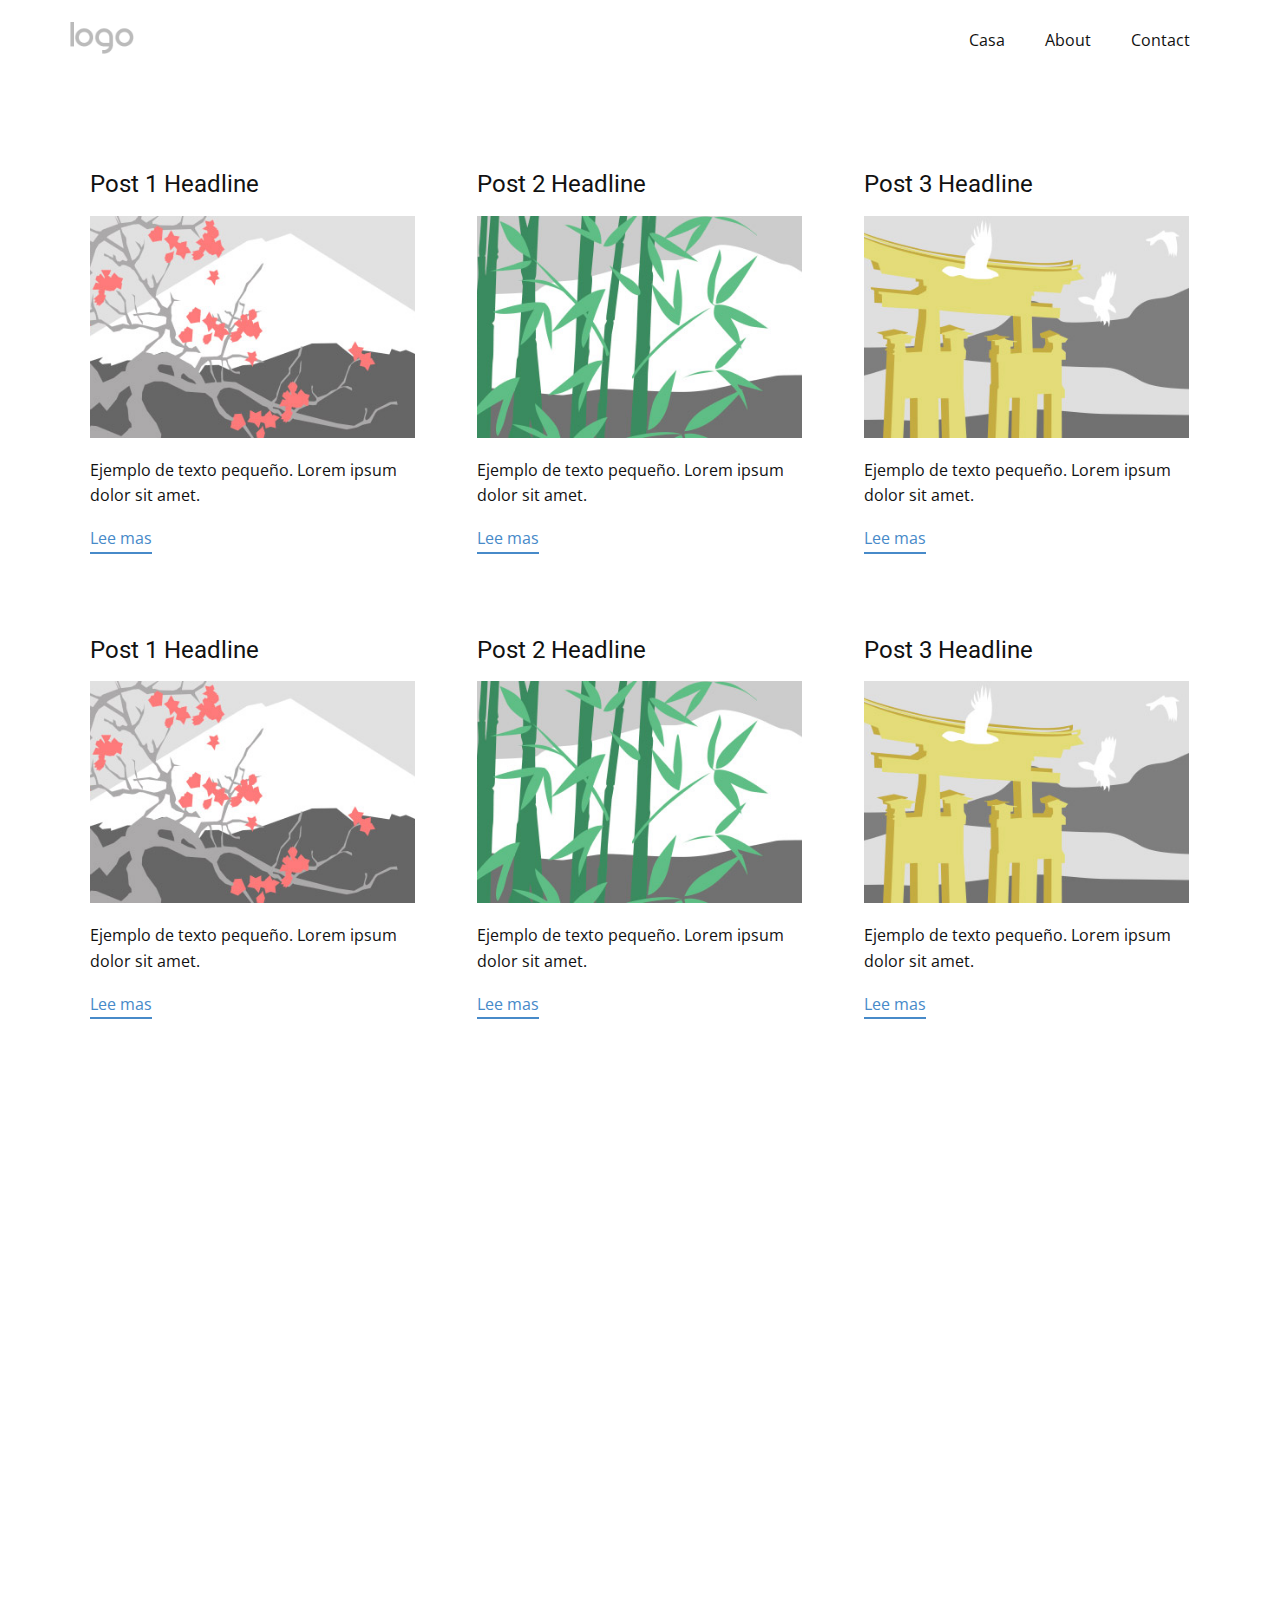
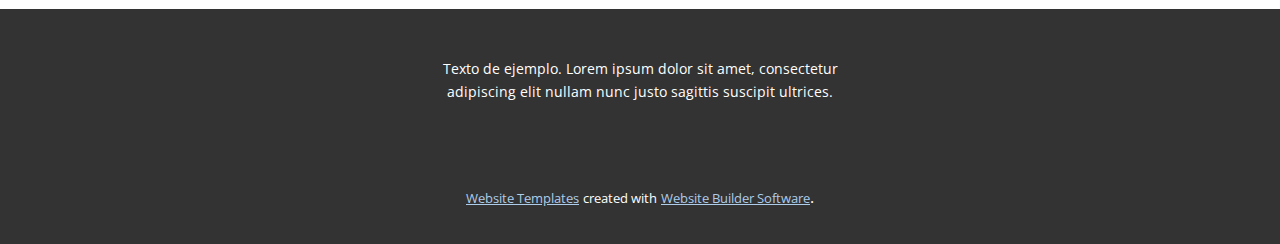
<file: blog/blog.html>
<html style="font-size: 16px;"><head>
    <meta name="viewport" content="width=device-width, initial-scale=1.0">
    <meta charset="utf-8">
    <meta name="keywords" content="">
    <meta name="description" content="">
    <meta name="page_type" content="np-template-header-footer-from-plugin">
    <title>Blog Template</title>
    <link rel="stylesheet" href="../nicepage.css" media="screen">
<link rel="stylesheet" href="../Blog-Template.css" media="screen">
    <script class="u-script" type="text/javascript" src="../jquery.js" defer=""></script>
    <script class="u-script" type="text/javascript" src="../nicepage.js" defer=""></script>
    <meta name="generator" content="Nicepage 3.8.0, nicepage.com">
    <link id="u-theme-google-font" rel="stylesheet" href="https://fonts.googleapis.com/css?family=Roboto:100,100i,300,300i,400,400i,500,500i,700,700i,900,900i|Open+Sans:300,300i,400,400i,600,600i,700,700i,800,800i">
    
    
    
    <script type="application/ld+json">{
		"@context": "http://schema.org",
		"@type": "Organization",
		"name": "",
		"url": "index.html",
		"logo": "images/default-logo.png"
}</script>
    <meta property="og:title" content="Blog Template">
    <meta property="og:type" content="website">
    <meta name="theme-color" content="#478ac9">
    <link rel="canonical" href="../index.html">
    <meta property="og:url" content="index.html">
  </head>
  <body class="u-body"><header class="u-clearfix u-header u-header" id="sec-1f94"><div class="u-clearfix u-sheet u-valign-middle u-sheet-1">
        <a href="https://nicepage.com" class="u-image u-logo u-image-1">
          <img src="../images/default-logo.png" class="u-logo-image u-logo-image-1">
        </a>
        <nav class="u-menu u-menu-dropdown u-offcanvas u-menu-1">
          <div class="menu-collapse" style="font-size: 1rem; letter-spacing: 0px;">
            <a class="u-button-style u-custom-left-right-menu-spacing u-custom-padding-bottom u-custom-top-bottom-menu-spacing u-nav-link u-text-active-palette-1-base u-text-hover-palette-2-base" href="#">
              <svg><use xmlns:xlink="http://www.w3.org/1999/xlink" xlink:href="#menu-hamburger"></use></svg>
              <svg version="1.1" xmlns="http://www.w3.org/2000/svg" xmlns:xlink="http://www.w3.org/1999/xlink"><defs><symbol id="menu-hamburger" viewBox="0 0 16 16" style="width: 16px; height: 16px;"><rect y="1" width="16" height="2"></rect><rect y="7" width="16" height="2"></rect><rect y="13" width="16" height="2"></rect>
</symbol>
</defs></svg>
            </a>
          </div>
          <div class="u-nav-container">
            <ul class="u-nav u-unstyled u-nav-1"><li class="u-nav-item"><a class="u-button-style u-nav-link u-text-active-palette-1-base u-text-hover-palette-2-base" href="../Casa.html" style="padding: 10px 20px;">Casa</a>
</li><li class="u-nav-item"><a class="u-button-style u-nav-link u-text-active-palette-1-base u-text-hover-palette-2-base" href="../About.html" style="padding: 10px 20px;">About</a>
</li><li class="u-nav-item"><a class="u-button-style u-nav-link u-text-active-palette-1-base u-text-hover-palette-2-base" href="../Contact.html" style="padding: 10px 20px;">Contact</a>
</li></ul>
          </div>
          <div class="u-nav-container-collapse">
            <div class="u-black u-container-style u-inner-container-layout u-opacity u-opacity-95 u-sidenav">
              <div class="u-sidenav-overflow">
                <div class="u-menu-close"></div>
                <ul class="u-align-center u-nav u-popupmenu-items u-unstyled u-nav-2"><li class="u-nav-item"><a class="u-button-style u-nav-link" href="../Casa.html">Casa</a>
</li><li class="u-nav-item"><a class="u-button-style u-nav-link" href="../About.html">About</a>
</li><li class="u-nav-item"><a class="u-button-style u-nav-link" href="../Contact.html">Contact</a>
</li></ul>
              </div>
            </div>
            <div class="u-black u-menu-overlay u-opacity u-opacity-70"></div>
          </div>
        </nav>
      </div></header>
    <section class="u-clearfix u-section-1" id="sec-1c4a">
      <div class="u-clearfix u-sheet u-valign-middle u-sheet-1"><!--blog--><!--blog_options_json--><!--{"type":"Recent","source":"","tags":"","count":""}--><!--/blog_options_json-->
        <div class="u-blog u-expanded-width u-repeater u-repeater-1"><!--blog_post-->
          <div class="u-blog-post u-container-style u-repeater-item u-white u-repeater-item-1">
            <div class="u-container-layout u-similar-container u-valign-top u-container-layout-1"><!--blog_post_header-->
              <h4 class="u-blog-control u-text u-text-1">
                <a class="u-post-header-link" href="../blog/enviar.html"><!--blog_post_header_content-->Post 1 Headline<!--/blog_post_header_content--></a>
              </h4><!--/blog_post_header--><!--blog_post_image-->
              <a class="u-post-header-link" href="../blog/enviar.html"><img alt="" class="u-blog-control u-expanded-width u-image u-image-default u-image-1" src="[data-uri]"></a><!--/blog_post_image--><!--blog_post_content-->
              <div class="u-blog-control u-post-content u-text u-text-2 fr-view">Ejemplo de texto pequeño. Lorem ipsum dolor sit amet.</div><!--/blog_post_content--><!--blog_post_readmore-->
              <a href="../blog/enviar.html" class="u-blog-control u-border-2 u-border-palette-1-base u-btn u-btn-rectangle u-button-style u-none u-btn-1"><!--blog_post_readmore_content-->Lee mas<!--/blog_post_readmore_content--></a><!--/blog_post_readmore-->
            </div>
          </div><div class="u-blog-post u-container-style u-repeater-item u-video-cover u-white">
            <div class="u-container-layout u-similar-container u-valign-top u-container-layout-2"><!--blog_post_header-->
              <h4 class="u-blog-control u-text u-text-3">
                <a class="u-post-header-link" href="../blog/enviar-1.html"><!--blog_post_header_content-->Post 2 Headline<!--/blog_post_header_content--></a>
              </h4><!--/blog_post_header--><!--blog_post_image-->
              <a class="u-post-header-link" href="../blog/enviar-1.html"><img alt="" class="u-blog-control u-expanded-width u-image u-image-default u-image-2" src="[data-uri]"></a><!--/blog_post_image--><!--blog_post_content-->
              <div class="u-blog-control u-post-content u-text u-text-4 fr-view">Ejemplo de texto pequeño. Lorem ipsum dolor sit amet.</div><!--/blog_post_content--><!--blog_post_readmore-->
              <a href="../blog/enviar-1.html" class="u-blog-control u-border-2 u-border-palette-1-base u-btn u-btn-rectangle u-button-style u-none u-btn-2"><!--blog_post_readmore_content-->Lee mas<!--/blog_post_readmore_content--></a><!--/blog_post_readmore-->
            </div>
          </div><div class="u-blog-post u-container-style u-repeater-item u-video-cover u-white">
            <div class="u-container-layout u-similar-container u-valign-top u-container-layout-3"><!--blog_post_header-->
              <h4 class="u-blog-control u-text u-text-5">
                <a class="u-post-header-link" href="../blog/enviar-2.html"><!--blog_post_header_content-->Post 3 Headline<!--/blog_post_header_content--></a>
              </h4><!--/blog_post_header--><!--blog_post_image-->
              <a class="u-post-header-link" href="../blog/enviar-2.html"><img alt="" class="u-blog-control u-expanded-width u-image u-image-default u-image-3" src="[data-uri]"></a><!--/blog_post_image--><!--blog_post_content-->
              <div class="u-blog-control u-post-content u-text u-text-6 fr-view">Ejemplo de texto pequeño. Lorem ipsum dolor sit amet.</div><!--/blog_post_content--><!--blog_post_readmore-->
              <a href="../blog/enviar-2.html" class="u-blog-control u-border-2 u-border-palette-1-base u-btn u-btn-rectangle u-button-style u-none u-btn-3"><!--blog_post_readmore_content-->Lee mas<!--/blog_post_readmore_content--></a><!--/blog_post_readmore-->
            </div>
          </div><div class="u-blog-post u-container-style u-repeater-item u-white u-repeater-item-1">
            <div class="u-container-layout u-similar-container u-valign-top u-container-layout-1"><!--blog_post_header-->
              <h4 class="u-blog-control u-text u-text-1">
                <a class="u-post-header-link" href="../blog/enviar-3.html"><!--blog_post_header_content-->Post 1 Headline<!--/blog_post_header_content--></a>
              </h4><!--/blog_post_header--><!--blog_post_image-->
              <a class="u-post-header-link" href="../blog/enviar-3.html"><img alt="" class="u-blog-control u-expanded-width u-image u-image-default u-image-1" src="[data-uri]"></a><!--/blog_post_image--><!--blog_post_content-->
              <div class="u-blog-control u-post-content u-text u-text-2 fr-view">Ejemplo de texto pequeño. Lorem ipsum dolor sit amet.</div><!--/blog_post_content--><!--blog_post_readmore-->
              <a href="../blog/enviar-3.html" class="u-blog-control u-border-2 u-border-palette-1-base u-btn u-btn-rectangle u-button-style u-none u-btn-1"><!--blog_post_readmore_content-->Lee mas<!--/blog_post_readmore_content--></a><!--/blog_post_readmore-->
            </div>
          </div><div class="u-blog-post u-container-style u-repeater-item u-video-cover u-white">
            <div class="u-container-layout u-similar-container u-valign-top u-container-layout-2"><!--blog_post_header-->
              <h4 class="u-blog-control u-text u-text-3">
                <a class="u-post-header-link" href="../blog/enviar-4.html"><!--blog_post_header_content-->Post 2 Headline<!--/blog_post_header_content--></a>
              </h4><!--/blog_post_header--><!--blog_post_image-->
              <a class="u-post-header-link" href="../blog/enviar-4.html"><img alt="" class="u-blog-control u-expanded-width u-image u-image-default u-image-2" src="[data-uri]"></a><!--/blog_post_image--><!--blog_post_content-->
              <div class="u-blog-control u-post-content u-text u-text-4 fr-view">Ejemplo de texto pequeño. Lorem ipsum dolor sit amet.</div><!--/blog_post_content--><!--blog_post_readmore-->
              <a href="../blog/enviar-4.html" class="u-blog-control u-border-2 u-border-palette-1-base u-btn u-btn-rectangle u-button-style u-none u-btn-2"><!--blog_post_readmore_content-->Lee mas<!--/blog_post_readmore_content--></a><!--/blog_post_readmore-->
            </div>
          </div><div class="u-blog-post u-container-style u-repeater-item u-video-cover u-white">
            <div class="u-container-layout u-similar-container u-valign-top u-container-layout-3"><!--blog_post_header-->
              <h4 class="u-blog-control u-text u-text-5">
                <a class="u-post-header-link" href="../blog/enviar-5.html"><!--blog_post_header_content-->Post 3 Headline<!--/blog_post_header_content--></a>
              </h4><!--/blog_post_header--><!--blog_post_image-->
              <a class="u-post-header-link" href="../blog/enviar-5.html"><img alt="" class="u-blog-control u-expanded-width u-image u-image-default u-image-3" src="[data-uri]"></a><!--/blog_post_image--><!--blog_post_content-->
              <div class="u-blog-control u-post-content u-text u-text-6 fr-view">Ejemplo de texto pequeño. Lorem ipsum dolor sit amet.</div><!--/blog_post_content--><!--blog_post_readmore-->
              <a href="../blog/enviar-5.html" class="u-blog-control u-border-2 u-border-palette-1-base u-btn u-btn-rectangle u-button-style u-none u-btn-3"><!--blog_post_readmore_content-->Lee mas<!--/blog_post_readmore_content--></a><!--/blog_post_readmore-->
            </div>
          </div><!--/blog_post--><!--blog_post-->
          <!--/blog_post--><!--blog_post-->
          <!--/blog_post-->
        </div><!--/blog-->
      </div>
    </section>
    <section class="u-clearfix u-section-2" id="sec-c3b4">
      <div class="u-clearfix u-sheet u-sheet-1"></div>
    </section>
    
    
    <footer class="u-align-center u-clearfix u-footer u-grey-80 u-footer" id="sec-25f7"><div class="u-clearfix u-sheet u-sheet-1">
        <p class="u-small-text u-text u-text-variant u-text-1">Texto de ejemplo. Lorem ipsum dolor sit amet, consectetur adipiscing elit nullam nunc justo sagittis suscipit ultrices.</p>
      </div></footer>
    <section class="u-backlink u-clearfix u-grey-80">
      <a class="u-link" href="https://nicepage.com/website-templates" target="_blank">
        <span>Website Templates</span>
      </a>
      <p class="u-text">
        <span>created with</span>
      </p>
      <a class="u-link" href="https://nicepage.com/" target="_blank">
        <span>Website Builder Software</span>
      </a>. 
    </section>
  
</body></html>
</file>
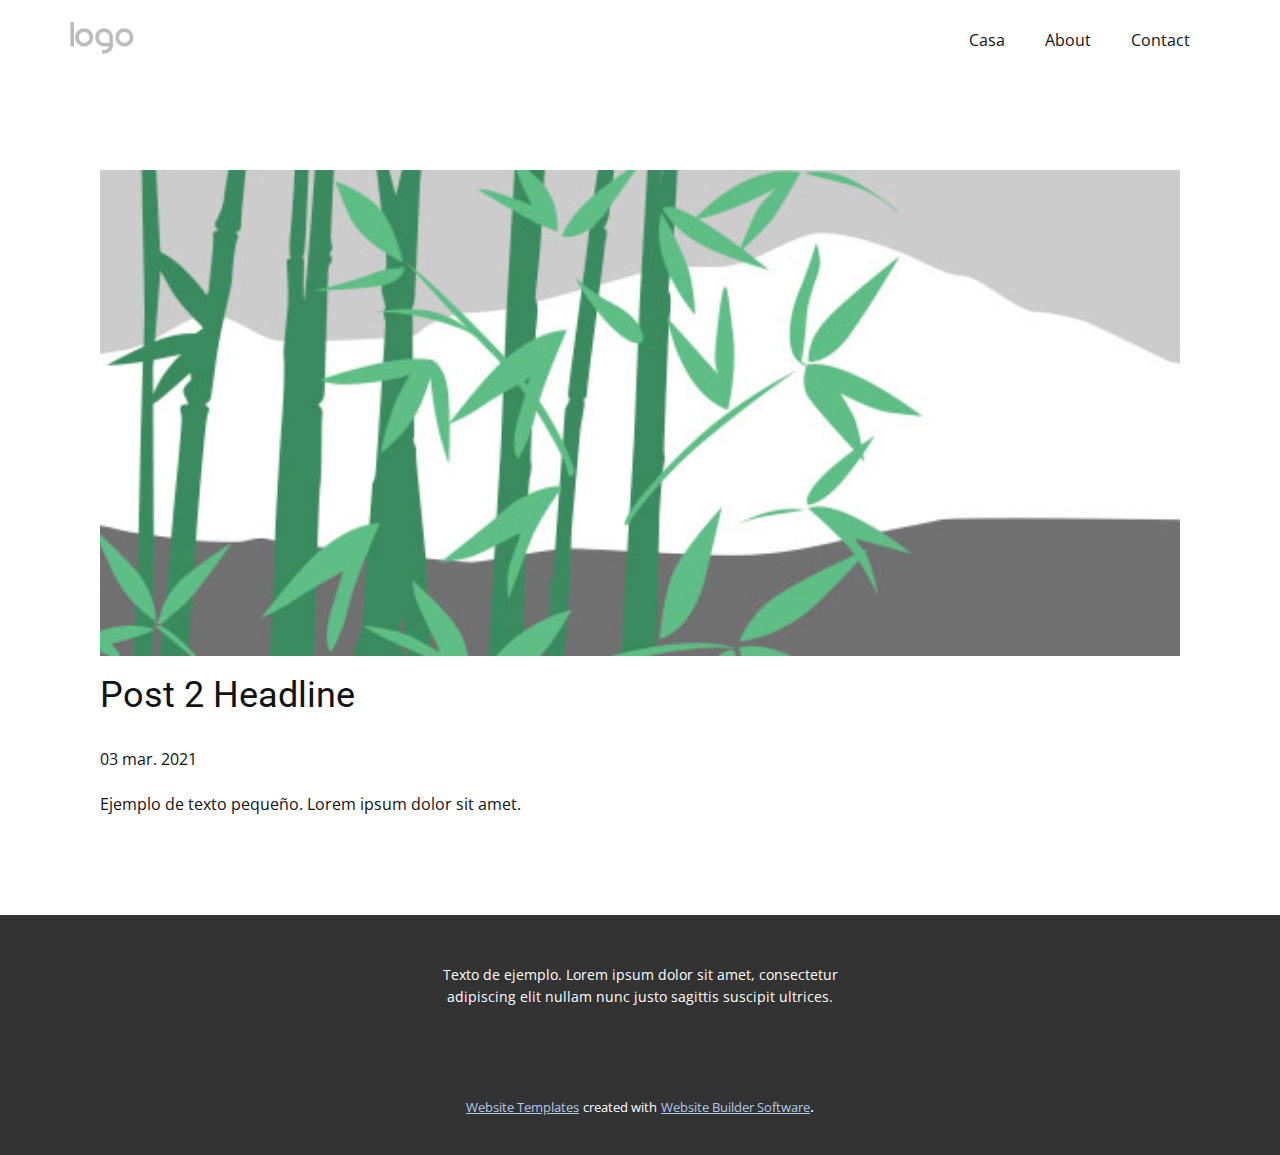
<file: blog/enviar-1.html>
<!doctype html>
<html style="font-size: 16px;"><head>
    <meta name="viewport" content="width=device-width, initial-scale=1.0">
    <meta charset="utf-8">
    <meta name="keywords" content="Post 1 Headline">
    <meta name="description" content="">
    <meta name="page_type" content="np-template-header-footer-from-plugin">
    <title>Post 2 Headline</title>
    <link rel="stylesheet" href="../nicepage.css" media="screen">
<link rel="stylesheet" href="../Post-Template.css" media="screen">
    <script class="u-script" type="text/javascript" src="../jquery.js" defer=""></script>
    <script class="u-script" type="text/javascript" src="../nicepage.js" defer=""></script>
    <meta name="generator" content="Nicepage 3.8.0, nicepage.com">
    <link id="u-theme-google-font" rel="stylesheet" href="https://fonts.googleapis.com/css?family=Roboto:100,100i,300,300i,400,400i,500,500i,700,700i,900,900i|Open+Sans:300,300i,400,400i,600,600i,700,700i,800,800i">
    
    
    <script type="application/ld+json">{
		"@context": "http://schema.org",
		"@type": "Organization",
		"name": "",
		"url": "index.html",
		"logo": "images/default-logo.png"
}</script>
    <meta property="og:title" content="Post Template">
    <meta property="og:type" content="website">
    <meta name="theme-color" content="#478ac9">
    <link rel="canonical" href="../index.html">
    <meta property="og:url" content="index.html">
  </head>
  <body class="u-body"><header class="u-clearfix u-header u-header" id="sec-1f94"><div class="u-clearfix u-sheet u-valign-middle u-sheet-1">
        <a href="https://nicepage.com" class="u-image u-logo u-image-1">
          <img src="../images/default-logo.png" class="u-logo-image u-logo-image-1">
        </a>
        <nav class="u-menu u-menu-dropdown u-offcanvas u-menu-1">
          <div class="menu-collapse" style="font-size: 1rem; letter-spacing: 0px;">
            <a class="u-button-style u-custom-left-right-menu-spacing u-custom-padding-bottom u-custom-top-bottom-menu-spacing u-nav-link u-text-active-palette-1-base u-text-hover-palette-2-base" href="#">
              <svg><use xmlns:xlink="http://www.w3.org/1999/xlink" xlink:href="#menu-hamburger"></use></svg>
              <svg version="1.1" xmlns="http://www.w3.org/2000/svg" xmlns:xlink="http://www.w3.org/1999/xlink"><defs><symbol id="menu-hamburger" viewBox="0 0 16 16" style="width: 16px; height: 16px;"><rect y="1" width="16" height="2"></rect><rect y="7" width="16" height="2"></rect><rect y="13" width="16" height="2"></rect>
</symbol>
</defs></svg>
            </a>
          </div>
          <div class="u-nav-container">
            <ul class="u-nav u-unstyled u-nav-1"><li class="u-nav-item"><a class="u-button-style u-nav-link u-text-active-palette-1-base u-text-hover-palette-2-base" href="../Casa.html" style="padding: 10px 20px;">Casa</a>
</li><li class="u-nav-item"><a class="u-button-style u-nav-link u-text-active-palette-1-base u-text-hover-palette-2-base" href="../About.html" style="padding: 10px 20px;">About</a>
</li><li class="u-nav-item"><a class="u-button-style u-nav-link u-text-active-palette-1-base u-text-hover-palette-2-base" href="../Contact.html" style="padding: 10px 20px;">Contact</a>
</li></ul>
          </div>
          <div class="u-nav-container-collapse">
            <div class="u-black u-container-style u-inner-container-layout u-opacity u-opacity-95 u-sidenav">
              <div class="u-sidenav-overflow">
                <div class="u-menu-close"></div>
                <ul class="u-align-center u-nav u-popupmenu-items u-unstyled u-nav-2"><li class="u-nav-item"><a class="u-button-style u-nav-link" href="../Casa.html">Casa</a>
</li><li class="u-nav-item"><a class="u-button-style u-nav-link" href="../About.html">About</a>
</li><li class="u-nav-item"><a class="u-button-style u-nav-link" href="../Contact.html">Contact</a>
</li></ul>
              </div>
            </div>
            <div class="u-black u-menu-overlay u-opacity u-opacity-70"></div>
          </div>
        </nav>
      </div></header>
    <section class="u-align-center u-clearfix u-section-1" id="sec-c9cb">
      <div class="u-clearfix u-sheet u-valign-middle-md u-valign-middle-sm u-valign-middle-xs u-sheet-1"><!--post_details--><!--post_details_options_json--><!--{"source":""}--><!--/post_details_options_json--><!--blog_post-->
        <div class="u-container-style u-expanded-width u-post-details u-post-details-1">
          <div class="u-container-layout u-valign-middle u-container-layout-1"><!--blog_post_image-->
            <img alt="" class="u-blog-control u-expanded-width u-image u-image-default u-image-1" src="[data-uri]"><!--/blog_post_image--><!--blog_post_header-->
            <h2 class="u-blog-control u-text u-text-1">Post 2 Headline</h2><!--/blog_post_header--><!--blog_post_metadata-->
            <div class="u-blog-control u-metadata u-metadata-1"><!--blog_post_metadata_date-->
              <span class="u-meta-date u-meta-icon">03 mar. 2021</span><!--/blog_post_metadata_date--><!--blog_post_metadata_category-->
              <!--/blog_post_metadata_category--><!--blog_post_metadata_comments-->
              <!--/blog_post_metadata_comments-->
            </div><!--/blog_post_metadata--><!--blog_post_content-->
            <div class="u-align-justify u-blog-control u-post-content u-text u-text-2 fr-view">
  Ejemplo de texto pequeño. Lorem ipsum dolor sit amet.
  </div><!--/blog_post_content-->
          </div>
        </div><!--/blog_post--><!--/post_details-->
      </div>
    </section>
    
    
    <footer class="u-align-center u-clearfix u-footer u-grey-80 u-footer" id="sec-25f7"><div class="u-clearfix u-sheet u-sheet-1">
        <p class="u-small-text u-text u-text-variant u-text-1">Texto de ejemplo. Lorem ipsum dolor sit amet, consectetur adipiscing elit nullam nunc justo sagittis suscipit ultrices.</p>
      </div></footer>
    <section class="u-backlink u-clearfix u-grey-80">
      <a class="u-link" href="https://nicepage.com/website-templates" target="_blank">
        <span>Website Templates</span>
      </a>
      <p class="u-text">
        <span>created with</span>
      </p>
      <a class="u-link" href="https://nicepage.com/" target="_blank">
        <span>Website Builder Software</span>
      </a>. 
    </section>
  
</body></html>
</file>
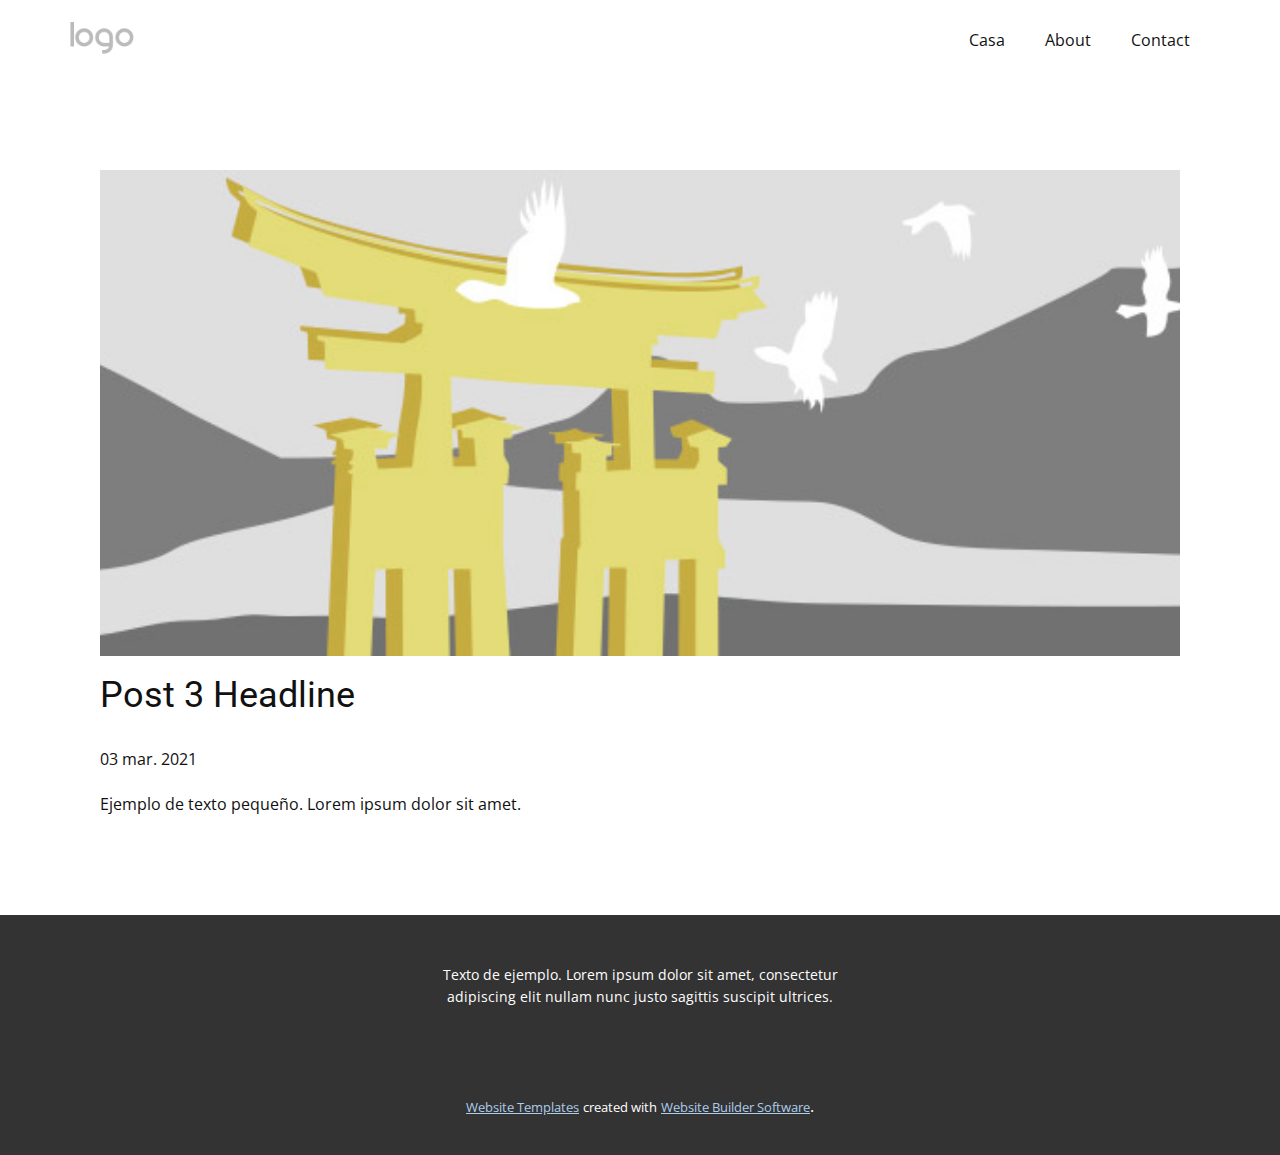
<file: blog/enviar-2.html>
<!doctype html>
<html style="font-size: 16px;"><head>
    <meta name="viewport" content="width=device-width, initial-scale=1.0">
    <meta charset="utf-8">
    <meta name="keywords" content="Post 1 Headline">
    <meta name="description" content="">
    <meta name="page_type" content="np-template-header-footer-from-plugin">
    <title>Post 3 Headline</title>
    <link rel="stylesheet" href="../nicepage.css" media="screen">
<link rel="stylesheet" href="../Post-Template.css" media="screen">
    <script class="u-script" type="text/javascript" src="../jquery.js" defer=""></script>
    <script class="u-script" type="text/javascript" src="../nicepage.js" defer=""></script>
    <meta name="generator" content="Nicepage 3.8.0, nicepage.com">
    <link id="u-theme-google-font" rel="stylesheet" href="https://fonts.googleapis.com/css?family=Roboto:100,100i,300,300i,400,400i,500,500i,700,700i,900,900i|Open+Sans:300,300i,400,400i,600,600i,700,700i,800,800i">
    
    
    <script type="application/ld+json">{
		"@context": "http://schema.org",
		"@type": "Organization",
		"name": "",
		"url": "index.html",
		"logo": "images/default-logo.png"
}</script>
    <meta property="og:title" content="Post Template">
    <meta property="og:type" content="website">
    <meta name="theme-color" content="#478ac9">
    <link rel="canonical" href="../index.html">
    <meta property="og:url" content="index.html">
  </head>
  <body class="u-body"><header class="u-clearfix u-header u-header" id="sec-1f94"><div class="u-clearfix u-sheet u-valign-middle u-sheet-1">
        <a href="https://nicepage.com" class="u-image u-logo u-image-1">
          <img src="../images/default-logo.png" class="u-logo-image u-logo-image-1">
        </a>
        <nav class="u-menu u-menu-dropdown u-offcanvas u-menu-1">
          <div class="menu-collapse" style="font-size: 1rem; letter-spacing: 0px;">
            <a class="u-button-style u-custom-left-right-menu-spacing u-custom-padding-bottom u-custom-top-bottom-menu-spacing u-nav-link u-text-active-palette-1-base u-text-hover-palette-2-base" href="#">
              <svg><use xmlns:xlink="http://www.w3.org/1999/xlink" xlink:href="#menu-hamburger"></use></svg>
              <svg version="1.1" xmlns="http://www.w3.org/2000/svg" xmlns:xlink="http://www.w3.org/1999/xlink"><defs><symbol id="menu-hamburger" viewBox="0 0 16 16" style="width: 16px; height: 16px;"><rect y="1" width="16" height="2"></rect><rect y="7" width="16" height="2"></rect><rect y="13" width="16" height="2"></rect>
</symbol>
</defs></svg>
            </a>
          </div>
          <div class="u-nav-container">
            <ul class="u-nav u-unstyled u-nav-1"><li class="u-nav-item"><a class="u-button-style u-nav-link u-text-active-palette-1-base u-text-hover-palette-2-base" href="../Casa.html" style="padding: 10px 20px;">Casa</a>
</li><li class="u-nav-item"><a class="u-button-style u-nav-link u-text-active-palette-1-base u-text-hover-palette-2-base" href="../About.html" style="padding: 10px 20px;">About</a>
</li><li class="u-nav-item"><a class="u-button-style u-nav-link u-text-active-palette-1-base u-text-hover-palette-2-base" href="../Contact.html" style="padding: 10px 20px;">Contact</a>
</li></ul>
          </div>
          <div class="u-nav-container-collapse">
            <div class="u-black u-container-style u-inner-container-layout u-opacity u-opacity-95 u-sidenav">
              <div class="u-sidenav-overflow">
                <div class="u-menu-close"></div>
                <ul class="u-align-center u-nav u-popupmenu-items u-unstyled u-nav-2"><li class="u-nav-item"><a class="u-button-style u-nav-link" href="../Casa.html">Casa</a>
</li><li class="u-nav-item"><a class="u-button-style u-nav-link" href="../About.html">About</a>
</li><li class="u-nav-item"><a class="u-button-style u-nav-link" href="../Contact.html">Contact</a>
</li></ul>
              </div>
            </div>
            <div class="u-black u-menu-overlay u-opacity u-opacity-70"></div>
          </div>
        </nav>
      </div></header>
    <section class="u-align-center u-clearfix u-section-1" id="sec-c9cb">
      <div class="u-clearfix u-sheet u-valign-middle-md u-valign-middle-sm u-valign-middle-xs u-sheet-1"><!--post_details--><!--post_details_options_json--><!--{"source":""}--><!--/post_details_options_json--><!--blog_post-->
        <div class="u-container-style u-expanded-width u-post-details u-post-details-1">
          <div class="u-container-layout u-valign-middle u-container-layout-1"><!--blog_post_image-->
            <img alt="" class="u-blog-control u-expanded-width u-image u-image-default u-image-1" src="[data-uri]"><!--/blog_post_image--><!--blog_post_header-->
            <h2 class="u-blog-control u-text u-text-1">Post 3 Headline</h2><!--/blog_post_header--><!--blog_post_metadata-->
            <div class="u-blog-control u-metadata u-metadata-1"><!--blog_post_metadata_date-->
              <span class="u-meta-date u-meta-icon">03 mar. 2021</span><!--/blog_post_metadata_date--><!--blog_post_metadata_category-->
              <!--/blog_post_metadata_category--><!--blog_post_metadata_comments-->
              <!--/blog_post_metadata_comments-->
            </div><!--/blog_post_metadata--><!--blog_post_content-->
            <div class="u-align-justify u-blog-control u-post-content u-text u-text-2 fr-view">
  Ejemplo de texto pequeño. Lorem ipsum dolor sit amet.
  </div><!--/blog_post_content-->
          </div>
        </div><!--/blog_post--><!--/post_details-->
      </div>
    </section>
    
    
    <footer class="u-align-center u-clearfix u-footer u-grey-80 u-footer" id="sec-25f7"><div class="u-clearfix u-sheet u-sheet-1">
        <p class="u-small-text u-text u-text-variant u-text-1">Texto de ejemplo. Lorem ipsum dolor sit amet, consectetur adipiscing elit nullam nunc justo sagittis suscipit ultrices.</p>
      </div></footer>
    <section class="u-backlink u-clearfix u-grey-80">
      <a class="u-link" href="https://nicepage.com/website-templates" target="_blank">
        <span>Website Templates</span>
      </a>
      <p class="u-text">
        <span>created with</span>
      </p>
      <a class="u-link" href="https://nicepage.com/" target="_blank">
        <span>Website Builder Software</span>
      </a>. 
    </section>
  
</body></html>
</file>
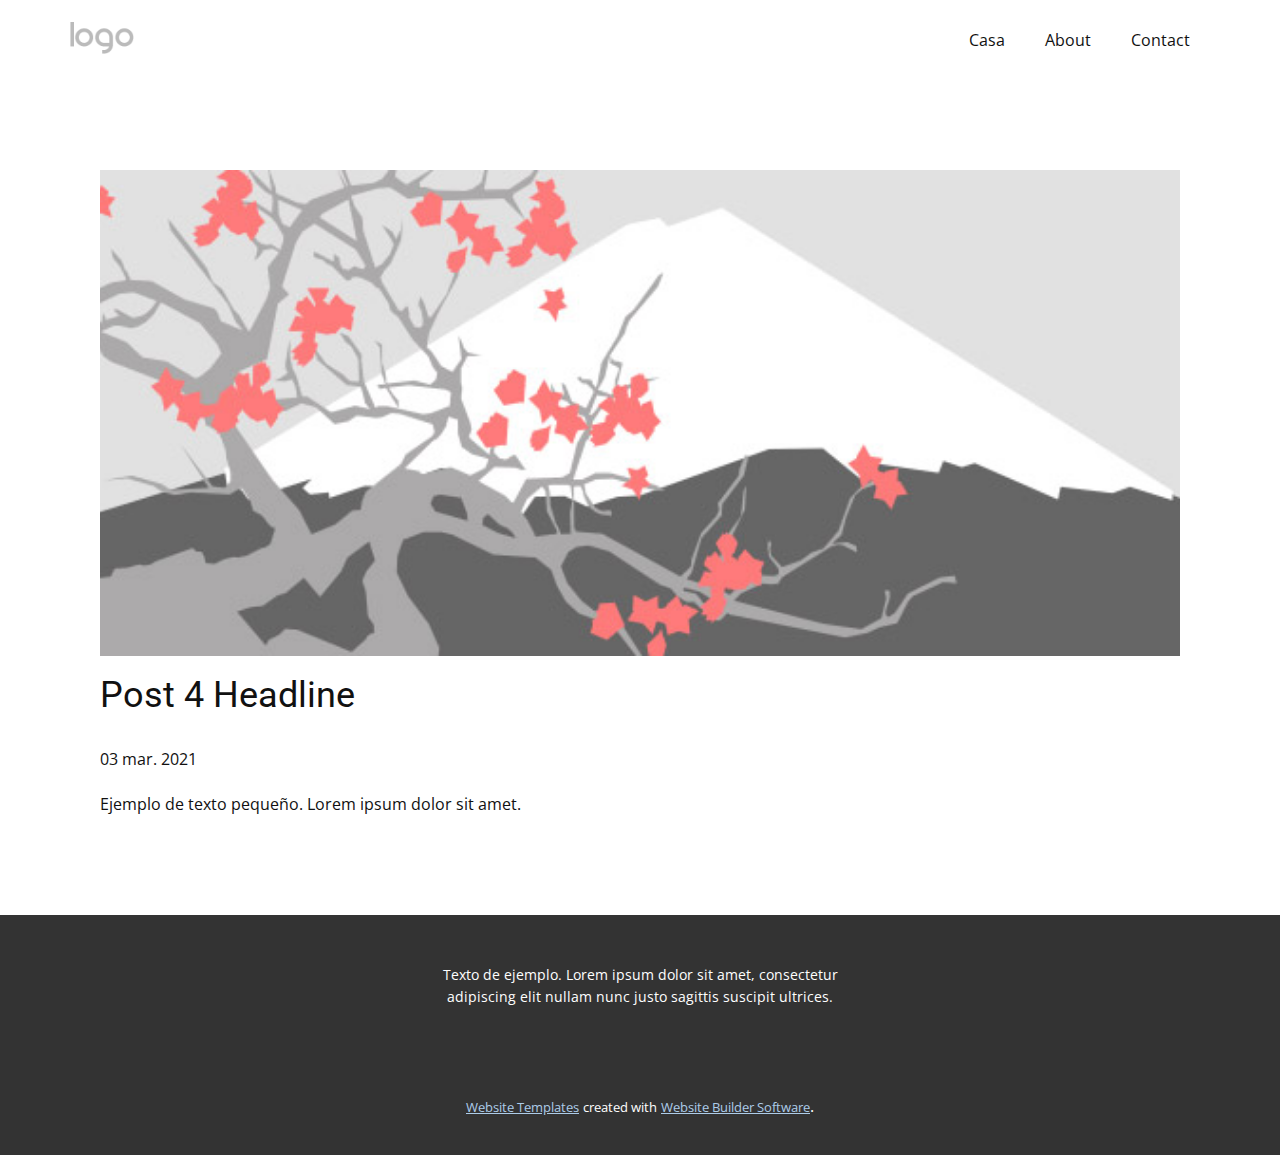
<file: blog/enviar-3.html>
<!doctype html>
<html style="font-size: 16px;"><head>
    <meta name="viewport" content="width=device-width, initial-scale=1.0">
    <meta charset="utf-8">
    <meta name="keywords" content="Post 1 Headline">
    <meta name="description" content="">
    <meta name="page_type" content="np-template-header-footer-from-plugin">
    <title>Post 4 Headline</title>
    <link rel="stylesheet" href="../nicepage.css" media="screen">
<link rel="stylesheet" href="../Post-Template.css" media="screen">
    <script class="u-script" type="text/javascript" src="../jquery.js" defer=""></script>
    <script class="u-script" type="text/javascript" src="../nicepage.js" defer=""></script>
    <meta name="generator" content="Nicepage 3.8.0, nicepage.com">
    <link id="u-theme-google-font" rel="stylesheet" href="https://fonts.googleapis.com/css?family=Roboto:100,100i,300,300i,400,400i,500,500i,700,700i,900,900i|Open+Sans:300,300i,400,400i,600,600i,700,700i,800,800i">
    
    
    <script type="application/ld+json">{
		"@context": "http://schema.org",
		"@type": "Organization",
		"name": "",
		"url": "index.html",
		"logo": "images/default-logo.png"
}</script>
    <meta property="og:title" content="Post Template">
    <meta property="og:type" content="website">
    <meta name="theme-color" content="#478ac9">
    <link rel="canonical" href="../index.html">
    <meta property="og:url" content="index.html">
  </head>
  <body class="u-body"><header class="u-clearfix u-header u-header" id="sec-1f94"><div class="u-clearfix u-sheet u-valign-middle u-sheet-1">
        <a href="https://nicepage.com" class="u-image u-logo u-image-1">
          <img src="../images/default-logo.png" class="u-logo-image u-logo-image-1">
        </a>
        <nav class="u-menu u-menu-dropdown u-offcanvas u-menu-1">
          <div class="menu-collapse" style="font-size: 1rem; letter-spacing: 0px;">
            <a class="u-button-style u-custom-left-right-menu-spacing u-custom-padding-bottom u-custom-top-bottom-menu-spacing u-nav-link u-text-active-palette-1-base u-text-hover-palette-2-base" href="#">
              <svg><use xmlns:xlink="http://www.w3.org/1999/xlink" xlink:href="#menu-hamburger"></use></svg>
              <svg version="1.1" xmlns="http://www.w3.org/2000/svg" xmlns:xlink="http://www.w3.org/1999/xlink"><defs><symbol id="menu-hamburger" viewBox="0 0 16 16" style="width: 16px; height: 16px;"><rect y="1" width="16" height="2"></rect><rect y="7" width="16" height="2"></rect><rect y="13" width="16" height="2"></rect>
</symbol>
</defs></svg>
            </a>
          </div>
          <div class="u-nav-container">
            <ul class="u-nav u-unstyled u-nav-1"><li class="u-nav-item"><a class="u-button-style u-nav-link u-text-active-palette-1-base u-text-hover-palette-2-base" href="../Casa.html" style="padding: 10px 20px;">Casa</a>
</li><li class="u-nav-item"><a class="u-button-style u-nav-link u-text-active-palette-1-base u-text-hover-palette-2-base" href="../About.html" style="padding: 10px 20px;">About</a>
</li><li class="u-nav-item"><a class="u-button-style u-nav-link u-text-active-palette-1-base u-text-hover-palette-2-base" href="../Contact.html" style="padding: 10px 20px;">Contact</a>
</li></ul>
          </div>
          <div class="u-nav-container-collapse">
            <div class="u-black u-container-style u-inner-container-layout u-opacity u-opacity-95 u-sidenav">
              <div class="u-sidenav-overflow">
                <div class="u-menu-close"></div>
                <ul class="u-align-center u-nav u-popupmenu-items u-unstyled u-nav-2"><li class="u-nav-item"><a class="u-button-style u-nav-link" href="../Casa.html">Casa</a>
</li><li class="u-nav-item"><a class="u-button-style u-nav-link" href="../About.html">About</a>
</li><li class="u-nav-item"><a class="u-button-style u-nav-link" href="../Contact.html">Contact</a>
</li></ul>
              </div>
            </div>
            <div class="u-black u-menu-overlay u-opacity u-opacity-70"></div>
          </div>
        </nav>
      </div></header>
    <section class="u-align-center u-clearfix u-section-1" id="sec-c9cb">
      <div class="u-clearfix u-sheet u-valign-middle-md u-valign-middle-sm u-valign-middle-xs u-sheet-1"><!--post_details--><!--post_details_options_json--><!--{"source":""}--><!--/post_details_options_json--><!--blog_post-->
        <div class="u-container-style u-expanded-width u-post-details u-post-details-1">
          <div class="u-container-layout u-valign-middle u-container-layout-1"><!--blog_post_image-->
            <img alt="" class="u-blog-control u-expanded-width u-image u-image-default u-image-1" src="[data-uri]"><!--/blog_post_image--><!--blog_post_header-->
            <h2 class="u-blog-control u-text u-text-1">Post 4 Headline</h2><!--/blog_post_header--><!--blog_post_metadata-->
            <div class="u-blog-control u-metadata u-metadata-1"><!--blog_post_metadata_date-->
              <span class="u-meta-date u-meta-icon">03 mar. 2021</span><!--/blog_post_metadata_date--><!--blog_post_metadata_category-->
              <!--/blog_post_metadata_category--><!--blog_post_metadata_comments-->
              <!--/blog_post_metadata_comments-->
            </div><!--/blog_post_metadata--><!--blog_post_content-->
            <div class="u-align-justify u-blog-control u-post-content u-text u-text-2 fr-view">
  Ejemplo de texto pequeño. Lorem ipsum dolor sit amet.
  </div><!--/blog_post_content-->
          </div>
        </div><!--/blog_post--><!--/post_details-->
      </div>
    </section>
    
    
    <footer class="u-align-center u-clearfix u-footer u-grey-80 u-footer" id="sec-25f7"><div class="u-clearfix u-sheet u-sheet-1">
        <p class="u-small-text u-text u-text-variant u-text-1">Texto de ejemplo. Lorem ipsum dolor sit amet, consectetur adipiscing elit nullam nunc justo sagittis suscipit ultrices.</p>
      </div></footer>
    <section class="u-backlink u-clearfix u-grey-80">
      <a class="u-link" href="https://nicepage.com/website-templates" target="_blank">
        <span>Website Templates</span>
      </a>
      <p class="u-text">
        <span>created with</span>
      </p>
      <a class="u-link" href="https://nicepage.com/" target="_blank">
        <span>Website Builder Software</span>
      </a>. 
    </section>
  
</body></html>
</file>
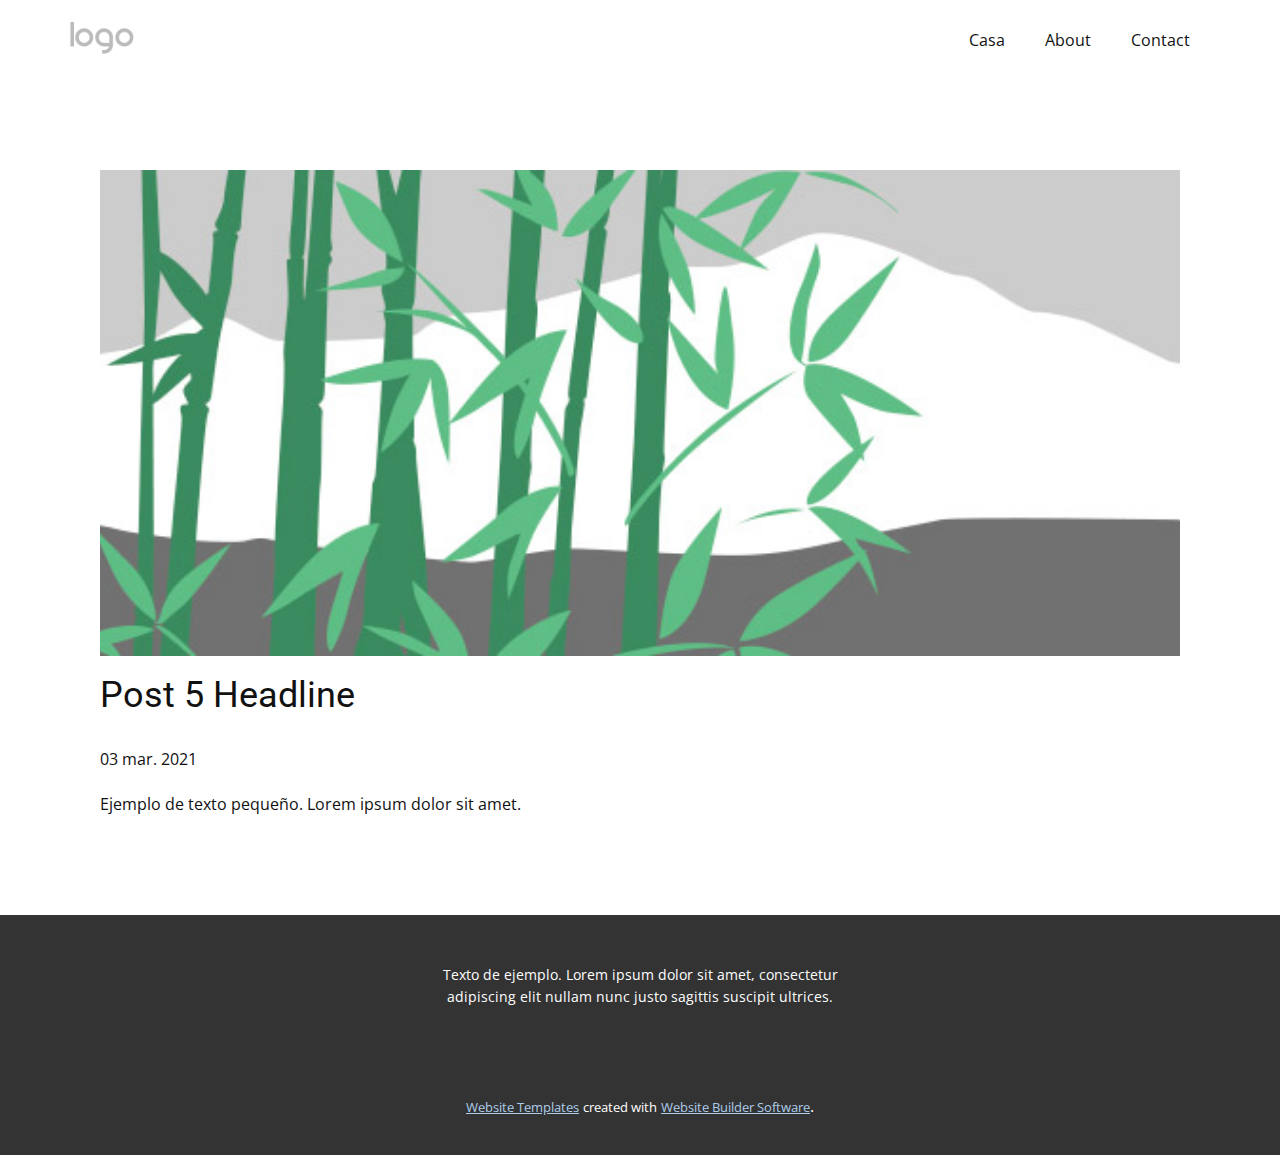
<file: blog/enviar-4.html>
<!doctype html>
<html style="font-size: 16px;"><head>
    <meta name="viewport" content="width=device-width, initial-scale=1.0">
    <meta charset="utf-8">
    <meta name="keywords" content="Post 1 Headline">
    <meta name="description" content="">
    <meta name="page_type" content="np-template-header-footer-from-plugin">
    <title>Post 5 Headline</title>
    <link rel="stylesheet" href="../nicepage.css" media="screen">
<link rel="stylesheet" href="../Post-Template.css" media="screen">
    <script class="u-script" type="text/javascript" src="../jquery.js" defer=""></script>
    <script class="u-script" type="text/javascript" src="../nicepage.js" defer=""></script>
    <meta name="generator" content="Nicepage 3.8.0, nicepage.com">
    <link id="u-theme-google-font" rel="stylesheet" href="https://fonts.googleapis.com/css?family=Roboto:100,100i,300,300i,400,400i,500,500i,700,700i,900,900i|Open+Sans:300,300i,400,400i,600,600i,700,700i,800,800i">
    
    
    <script type="application/ld+json">{
		"@context": "http://schema.org",
		"@type": "Organization",
		"name": "",
		"url": "index.html",
		"logo": "images/default-logo.png"
}</script>
    <meta property="og:title" content="Post Template">
    <meta property="og:type" content="website">
    <meta name="theme-color" content="#478ac9">
    <link rel="canonical" href="../index.html">
    <meta property="og:url" content="index.html">
  </head>
  <body class="u-body"><header class="u-clearfix u-header u-header" id="sec-1f94"><div class="u-clearfix u-sheet u-valign-middle u-sheet-1">
        <a href="https://nicepage.com" class="u-image u-logo u-image-1">
          <img src="../images/default-logo.png" class="u-logo-image u-logo-image-1">
        </a>
        <nav class="u-menu u-menu-dropdown u-offcanvas u-menu-1">
          <div class="menu-collapse" style="font-size: 1rem; letter-spacing: 0px;">
            <a class="u-button-style u-custom-left-right-menu-spacing u-custom-padding-bottom u-custom-top-bottom-menu-spacing u-nav-link u-text-active-palette-1-base u-text-hover-palette-2-base" href="#">
              <svg><use xmlns:xlink="http://www.w3.org/1999/xlink" xlink:href="#menu-hamburger"></use></svg>
              <svg version="1.1" xmlns="http://www.w3.org/2000/svg" xmlns:xlink="http://www.w3.org/1999/xlink"><defs><symbol id="menu-hamburger" viewBox="0 0 16 16" style="width: 16px; height: 16px;"><rect y="1" width="16" height="2"></rect><rect y="7" width="16" height="2"></rect><rect y="13" width="16" height="2"></rect>
</symbol>
</defs></svg>
            </a>
          </div>
          <div class="u-nav-container">
            <ul class="u-nav u-unstyled u-nav-1"><li class="u-nav-item"><a class="u-button-style u-nav-link u-text-active-palette-1-base u-text-hover-palette-2-base" href="../Casa.html" style="padding: 10px 20px;">Casa</a>
</li><li class="u-nav-item"><a class="u-button-style u-nav-link u-text-active-palette-1-base u-text-hover-palette-2-base" href="../About.html" style="padding: 10px 20px;">About</a>
</li><li class="u-nav-item"><a class="u-button-style u-nav-link u-text-active-palette-1-base u-text-hover-palette-2-base" href="../Contact.html" style="padding: 10px 20px;">Contact</a>
</li></ul>
          </div>
          <div class="u-nav-container-collapse">
            <div class="u-black u-container-style u-inner-container-layout u-opacity u-opacity-95 u-sidenav">
              <div class="u-sidenav-overflow">
                <div class="u-menu-close"></div>
                <ul class="u-align-center u-nav u-popupmenu-items u-unstyled u-nav-2"><li class="u-nav-item"><a class="u-button-style u-nav-link" href="../Casa.html">Casa</a>
</li><li class="u-nav-item"><a class="u-button-style u-nav-link" href="../About.html">About</a>
</li><li class="u-nav-item"><a class="u-button-style u-nav-link" href="../Contact.html">Contact</a>
</li></ul>
              </div>
            </div>
            <div class="u-black u-menu-overlay u-opacity u-opacity-70"></div>
          </div>
        </nav>
      </div></header>
    <section class="u-align-center u-clearfix u-section-1" id="sec-c9cb">
      <div class="u-clearfix u-sheet u-valign-middle-md u-valign-middle-sm u-valign-middle-xs u-sheet-1"><!--post_details--><!--post_details_options_json--><!--{"source":""}--><!--/post_details_options_json--><!--blog_post-->
        <div class="u-container-style u-expanded-width u-post-details u-post-details-1">
          <div class="u-container-layout u-valign-middle u-container-layout-1"><!--blog_post_image-->
            <img alt="" class="u-blog-control u-expanded-width u-image u-image-default u-image-1" src="[data-uri]"><!--/blog_post_image--><!--blog_post_header-->
            <h2 class="u-blog-control u-text u-text-1">Post 5 Headline</h2><!--/blog_post_header--><!--blog_post_metadata-->
            <div class="u-blog-control u-metadata u-metadata-1"><!--blog_post_metadata_date-->
              <span class="u-meta-date u-meta-icon">03 mar. 2021</span><!--/blog_post_metadata_date--><!--blog_post_metadata_category-->
              <!--/blog_post_metadata_category--><!--blog_post_metadata_comments-->
              <!--/blog_post_metadata_comments-->
            </div><!--/blog_post_metadata--><!--blog_post_content-->
            <div class="u-align-justify u-blog-control u-post-content u-text u-text-2 fr-view">
  Ejemplo de texto pequeño. Lorem ipsum dolor sit amet.
  </div><!--/blog_post_content-->
          </div>
        </div><!--/blog_post--><!--/post_details-->
      </div>
    </section>
    
    
    <footer class="u-align-center u-clearfix u-footer u-grey-80 u-footer" id="sec-25f7"><div class="u-clearfix u-sheet u-sheet-1">
        <p class="u-small-text u-text u-text-variant u-text-1">Texto de ejemplo. Lorem ipsum dolor sit amet, consectetur adipiscing elit nullam nunc justo sagittis suscipit ultrices.</p>
      </div></footer>
    <section class="u-backlink u-clearfix u-grey-80">
      <a class="u-link" href="https://nicepage.com/website-templates" target="_blank">
        <span>Website Templates</span>
      </a>
      <p class="u-text">
        <span>created with</span>
      </p>
      <a class="u-link" href="https://nicepage.com/" target="_blank">
        <span>Website Builder Software</span>
      </a>. 
    </section>
  
</body></html>
</file>
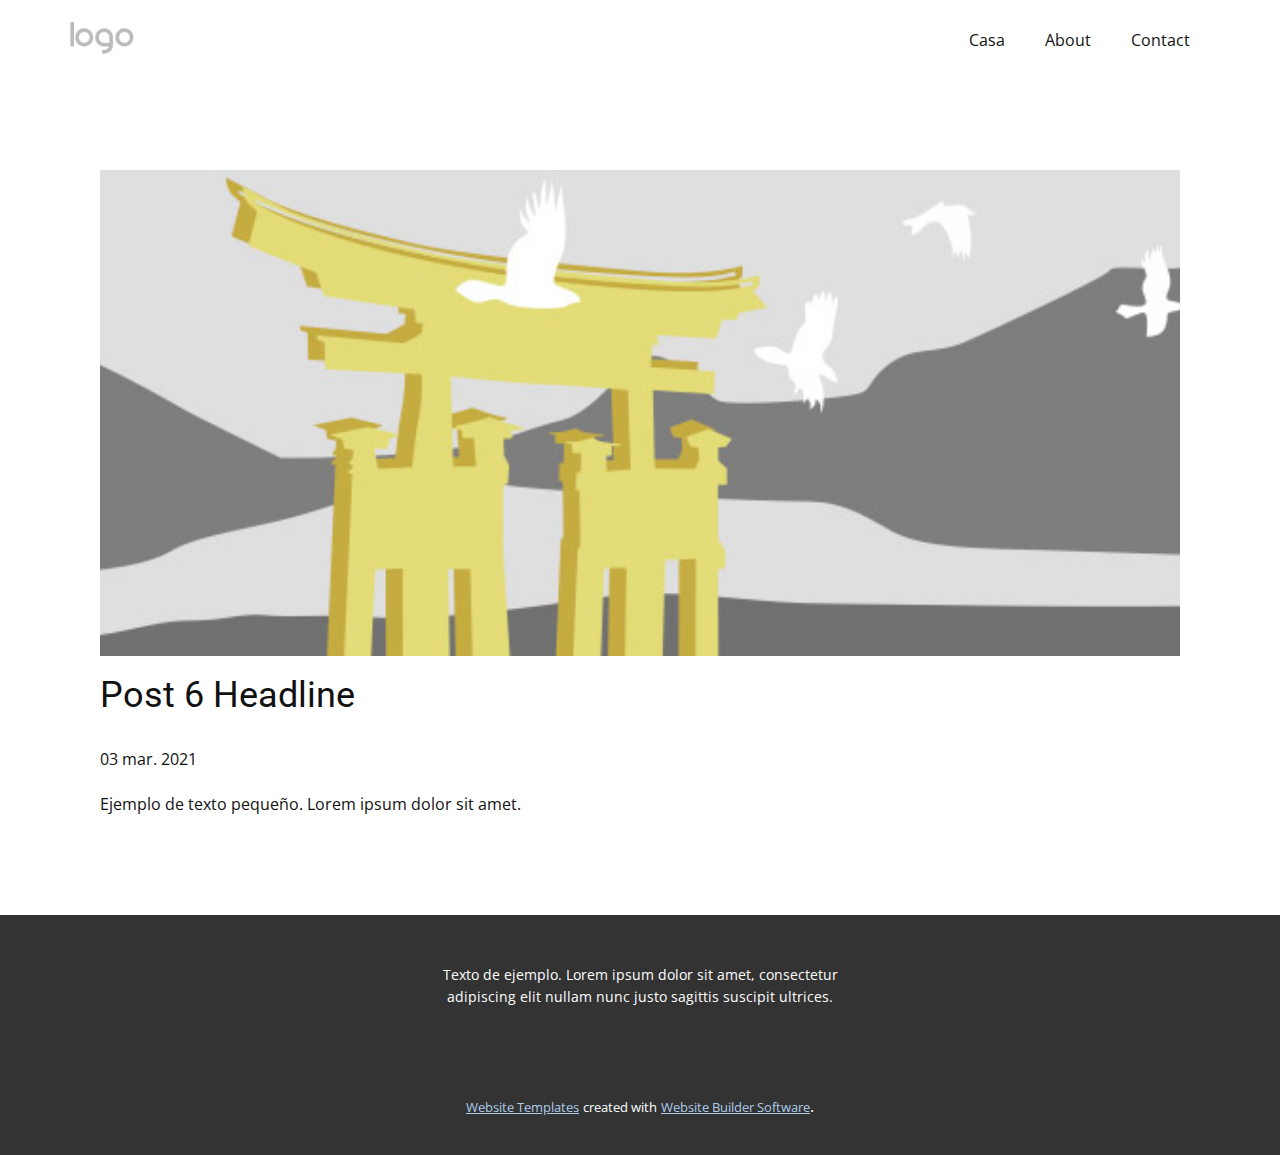
<file: blog/enviar-5.html>
<!doctype html>
<html style="font-size: 16px;"><head>
    <meta name="viewport" content="width=device-width, initial-scale=1.0">
    <meta charset="utf-8">
    <meta name="keywords" content="Post 1 Headline">
    <meta name="description" content="">
    <meta name="page_type" content="np-template-header-footer-from-plugin">
    <title>Post 6 Headline</title>
    <link rel="stylesheet" href="../nicepage.css" media="screen">
<link rel="stylesheet" href="../Post-Template.css" media="screen">
    <script class="u-script" type="text/javascript" src="../jquery.js" defer=""></script>
    <script class="u-script" type="text/javascript" src="../nicepage.js" defer=""></script>
    <meta name="generator" content="Nicepage 3.8.0, nicepage.com">
    <link id="u-theme-google-font" rel="stylesheet" href="https://fonts.googleapis.com/css?family=Roboto:100,100i,300,300i,400,400i,500,500i,700,700i,900,900i|Open+Sans:300,300i,400,400i,600,600i,700,700i,800,800i">
    
    
    <script type="application/ld+json">{
		"@context": "http://schema.org",
		"@type": "Organization",
		"name": "",
		"url": "index.html",
		"logo": "images/default-logo.png"
}</script>
    <meta property="og:title" content="Post Template">
    <meta property="og:type" content="website">
    <meta name="theme-color" content="#478ac9">
    <link rel="canonical" href="../index.html">
    <meta property="og:url" content="index.html">
  </head>
  <body class="u-body"><header class="u-clearfix u-header u-header" id="sec-1f94"><div class="u-clearfix u-sheet u-valign-middle u-sheet-1">
        <a href="https://nicepage.com" class="u-image u-logo u-image-1">
          <img src="../images/default-logo.png" class="u-logo-image u-logo-image-1">
        </a>
        <nav class="u-menu u-menu-dropdown u-offcanvas u-menu-1">
          <div class="menu-collapse" style="font-size: 1rem; letter-spacing: 0px;">
            <a class="u-button-style u-custom-left-right-menu-spacing u-custom-padding-bottom u-custom-top-bottom-menu-spacing u-nav-link u-text-active-palette-1-base u-text-hover-palette-2-base" href="#">
              <svg><use xmlns:xlink="http://www.w3.org/1999/xlink" xlink:href="#menu-hamburger"></use></svg>
              <svg version="1.1" xmlns="http://www.w3.org/2000/svg" xmlns:xlink="http://www.w3.org/1999/xlink"><defs><symbol id="menu-hamburger" viewBox="0 0 16 16" style="width: 16px; height: 16px;"><rect y="1" width="16" height="2"></rect><rect y="7" width="16" height="2"></rect><rect y="13" width="16" height="2"></rect>
</symbol>
</defs></svg>
            </a>
          </div>
          <div class="u-nav-container">
            <ul class="u-nav u-unstyled u-nav-1"><li class="u-nav-item"><a class="u-button-style u-nav-link u-text-active-palette-1-base u-text-hover-palette-2-base" href="../Casa.html" style="padding: 10px 20px;">Casa</a>
</li><li class="u-nav-item"><a class="u-button-style u-nav-link u-text-active-palette-1-base u-text-hover-palette-2-base" href="../About.html" style="padding: 10px 20px;">About</a>
</li><li class="u-nav-item"><a class="u-button-style u-nav-link u-text-active-palette-1-base u-text-hover-palette-2-base" href="../Contact.html" style="padding: 10px 20px;">Contact</a>
</li></ul>
          </div>
          <div class="u-nav-container-collapse">
            <div class="u-black u-container-style u-inner-container-layout u-opacity u-opacity-95 u-sidenav">
              <div class="u-sidenav-overflow">
                <div class="u-menu-close"></div>
                <ul class="u-align-center u-nav u-popupmenu-items u-unstyled u-nav-2"><li class="u-nav-item"><a class="u-button-style u-nav-link" href="../Casa.html">Casa</a>
</li><li class="u-nav-item"><a class="u-button-style u-nav-link" href="../About.html">About</a>
</li><li class="u-nav-item"><a class="u-button-style u-nav-link" href="../Contact.html">Contact</a>
</li></ul>
              </div>
            </div>
            <div class="u-black u-menu-overlay u-opacity u-opacity-70"></div>
          </div>
        </nav>
      </div></header>
    <section class="u-align-center u-clearfix u-section-1" id="sec-c9cb">
      <div class="u-clearfix u-sheet u-valign-middle-md u-valign-middle-sm u-valign-middle-xs u-sheet-1"><!--post_details--><!--post_details_options_json--><!--{"source":""}--><!--/post_details_options_json--><!--blog_post-->
        <div class="u-container-style u-expanded-width u-post-details u-post-details-1">
          <div class="u-container-layout u-valign-middle u-container-layout-1"><!--blog_post_image-->
            <img alt="" class="u-blog-control u-expanded-width u-image u-image-default u-image-1" src="[data-uri]"><!--/blog_post_image--><!--blog_post_header-->
            <h2 class="u-blog-control u-text u-text-1">Post 6 Headline</h2><!--/blog_post_header--><!--blog_post_metadata-->
            <div class="u-blog-control u-metadata u-metadata-1"><!--blog_post_metadata_date-->
              <span class="u-meta-date u-meta-icon">03 mar. 2021</span><!--/blog_post_metadata_date--><!--blog_post_metadata_category-->
              <!--/blog_post_metadata_category--><!--blog_post_metadata_comments-->
              <!--/blog_post_metadata_comments-->
            </div><!--/blog_post_metadata--><!--blog_post_content-->
            <div class="u-align-justify u-blog-control u-post-content u-text u-text-2 fr-view">
  Ejemplo de texto pequeño. Lorem ipsum dolor sit amet.
  </div><!--/blog_post_content-->
          </div>
        </div><!--/blog_post--><!--/post_details-->
      </div>
    </section>
    
    
    <footer class="u-align-center u-clearfix u-footer u-grey-80 u-footer" id="sec-25f7"><div class="u-clearfix u-sheet u-sheet-1">
        <p class="u-small-text u-text u-text-variant u-text-1">Texto de ejemplo. Lorem ipsum dolor sit amet, consectetur adipiscing elit nullam nunc justo sagittis suscipit ultrices.</p>
      </div></footer>
    <section class="u-backlink u-clearfix u-grey-80">
      <a class="u-link" href="https://nicepage.com/website-templates" target="_blank">
        <span>Website Templates</span>
      </a>
      <p class="u-text">
        <span>created with</span>
      </p>
      <a class="u-link" href="https://nicepage.com/" target="_blank">
        <span>Website Builder Software</span>
      </a>. 
    </section>
  
</body></html>
</file>
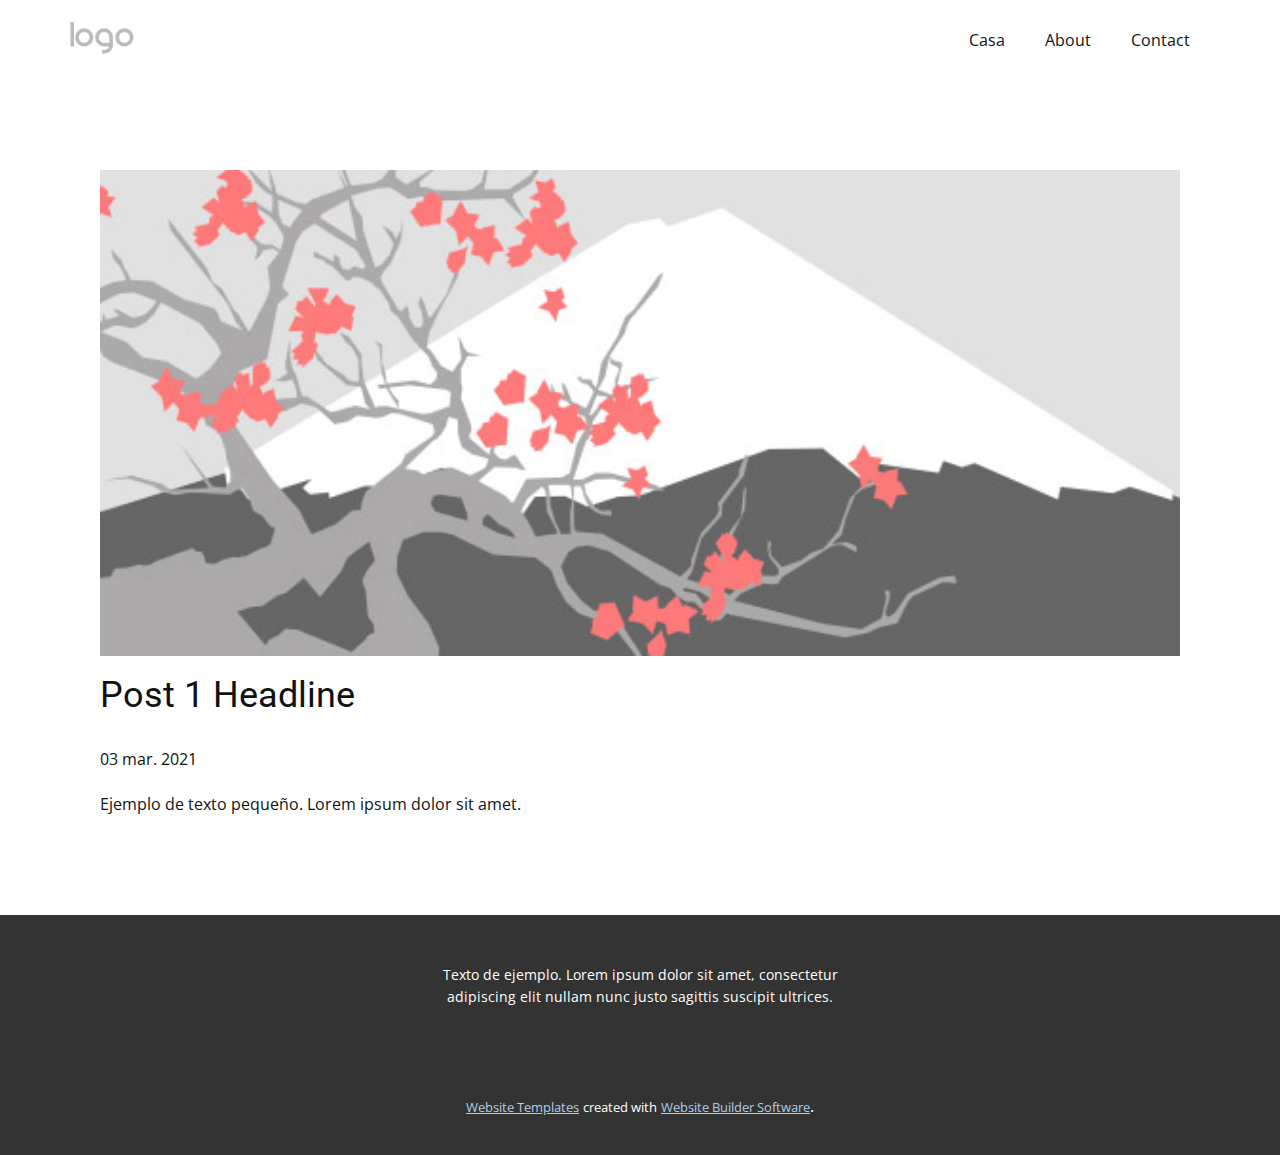
<file: blog/enviar.html>
<!doctype html>
<html style="font-size: 16px;"><head>
    <meta name="viewport" content="width=device-width, initial-scale=1.0">
    <meta charset="utf-8">
    <meta name="keywords" content="Post 1 Headline">
    <meta name="description" content="">
    <meta name="page_type" content="np-template-header-footer-from-plugin">
    <title>Post 1 Headline</title>
    <link rel="stylesheet" href="../nicepage.css" media="screen">
<link rel="stylesheet" href="../Post-Template.css" media="screen">
    <script class="u-script" type="text/javascript" src="../jquery.js" defer=""></script>
    <script class="u-script" type="text/javascript" src="../nicepage.js" defer=""></script>
    <meta name="generator" content="Nicepage 3.8.0, nicepage.com">
    <link id="u-theme-google-font" rel="stylesheet" href="https://fonts.googleapis.com/css?family=Roboto:100,100i,300,300i,400,400i,500,500i,700,700i,900,900i|Open+Sans:300,300i,400,400i,600,600i,700,700i,800,800i">
    
    
    <script type="application/ld+json">{
		"@context": "http://schema.org",
		"@type": "Organization",
		"name": "",
		"url": "index.html",
		"logo": "images/default-logo.png"
}</script>
    <meta property="og:title" content="Post Template">
    <meta property="og:type" content="website">
    <meta name="theme-color" content="#478ac9">
    <link rel="canonical" href="../index.html">
    <meta property="og:url" content="index.html">
  </head>
  <body class="u-body"><header class="u-clearfix u-header u-header" id="sec-1f94"><div class="u-clearfix u-sheet u-valign-middle u-sheet-1">
        <a href="https://nicepage.com" class="u-image u-logo u-image-1">
          <img src="../images/default-logo.png" class="u-logo-image u-logo-image-1">
        </a>
        <nav class="u-menu u-menu-dropdown u-offcanvas u-menu-1">
          <div class="menu-collapse" style="font-size: 1rem; letter-spacing: 0px;">
            <a class="u-button-style u-custom-left-right-menu-spacing u-custom-padding-bottom u-custom-top-bottom-menu-spacing u-nav-link u-text-active-palette-1-base u-text-hover-palette-2-base" href="#">
              <svg><use xmlns:xlink="http://www.w3.org/1999/xlink" xlink:href="#menu-hamburger"></use></svg>
              <svg version="1.1" xmlns="http://www.w3.org/2000/svg" xmlns:xlink="http://www.w3.org/1999/xlink"><defs><symbol id="menu-hamburger" viewBox="0 0 16 16" style="width: 16px; height: 16px;"><rect y="1" width="16" height="2"></rect><rect y="7" width="16" height="2"></rect><rect y="13" width="16" height="2"></rect>
</symbol>
</defs></svg>
            </a>
          </div>
          <div class="u-nav-container">
            <ul class="u-nav u-unstyled u-nav-1"><li class="u-nav-item"><a class="u-button-style u-nav-link u-text-active-palette-1-base u-text-hover-palette-2-base" href="../Casa.html" style="padding: 10px 20px;">Casa</a>
</li><li class="u-nav-item"><a class="u-button-style u-nav-link u-text-active-palette-1-base u-text-hover-palette-2-base" href="../About.html" style="padding: 10px 20px;">About</a>
</li><li class="u-nav-item"><a class="u-button-style u-nav-link u-text-active-palette-1-base u-text-hover-palette-2-base" href="../Contact.html" style="padding: 10px 20px;">Contact</a>
</li></ul>
          </div>
          <div class="u-nav-container-collapse">
            <div class="u-black u-container-style u-inner-container-layout u-opacity u-opacity-95 u-sidenav">
              <div class="u-sidenav-overflow">
                <div class="u-menu-close"></div>
                <ul class="u-align-center u-nav u-popupmenu-items u-unstyled u-nav-2"><li class="u-nav-item"><a class="u-button-style u-nav-link" href="../Casa.html">Casa</a>
</li><li class="u-nav-item"><a class="u-button-style u-nav-link" href="../About.html">About</a>
</li><li class="u-nav-item"><a class="u-button-style u-nav-link" href="../Contact.html">Contact</a>
</li></ul>
              </div>
            </div>
            <div class="u-black u-menu-overlay u-opacity u-opacity-70"></div>
          </div>
        </nav>
      </div></header>
    <section class="u-align-center u-clearfix u-section-1" id="sec-c9cb">
      <div class="u-clearfix u-sheet u-valign-middle-md u-valign-middle-sm u-valign-middle-xs u-sheet-1"><!--post_details--><!--post_details_options_json--><!--{"source":""}--><!--/post_details_options_json--><!--blog_post-->
        <div class="u-container-style u-expanded-width u-post-details u-post-details-1">
          <div class="u-container-layout u-valign-middle u-container-layout-1"><!--blog_post_image-->
            <img alt="" class="u-blog-control u-expanded-width u-image u-image-default u-image-1" src="[data-uri]"><!--/blog_post_image--><!--blog_post_header-->
            <h2 class="u-blog-control u-text u-text-1">Post 1 Headline</h2><!--/blog_post_header--><!--blog_post_metadata-->
            <div class="u-blog-control u-metadata u-metadata-1"><!--blog_post_metadata_date-->
              <span class="u-meta-date u-meta-icon">03 mar. 2021</span><!--/blog_post_metadata_date--><!--blog_post_metadata_category-->
              <!--/blog_post_metadata_category--><!--blog_post_metadata_comments-->
              <!--/blog_post_metadata_comments-->
            </div><!--/blog_post_metadata--><!--blog_post_content-->
            <div class="u-align-justify u-blog-control u-post-content u-text u-text-2 fr-view">
  Ejemplo de texto pequeño. Lorem ipsum dolor sit amet.
  </div><!--/blog_post_content-->
          </div>
        </div><!--/blog_post--><!--/post_details-->
      </div>
    </section>
    
    
    <footer class="u-align-center u-clearfix u-footer u-grey-80 u-footer" id="sec-25f7"><div class="u-clearfix u-sheet u-sheet-1">
        <p class="u-small-text u-text u-text-variant u-text-1">Texto de ejemplo. Lorem ipsum dolor sit amet, consectetur adipiscing elit nullam nunc justo sagittis suscipit ultrices.</p>
      </div></footer>
    <section class="u-backlink u-clearfix u-grey-80">
      <a class="u-link" href="https://nicepage.com/website-templates" target="_blank">
        <span>Website Templates</span>
      </a>
      <p class="u-text">
        <span>created with</span>
      </p>
      <a class="u-link" href="https://nicepage.com/" target="_blank">
        <span>Website Builder Software</span>
      </a>. 
    </section>
  
</body></html>
</file>
